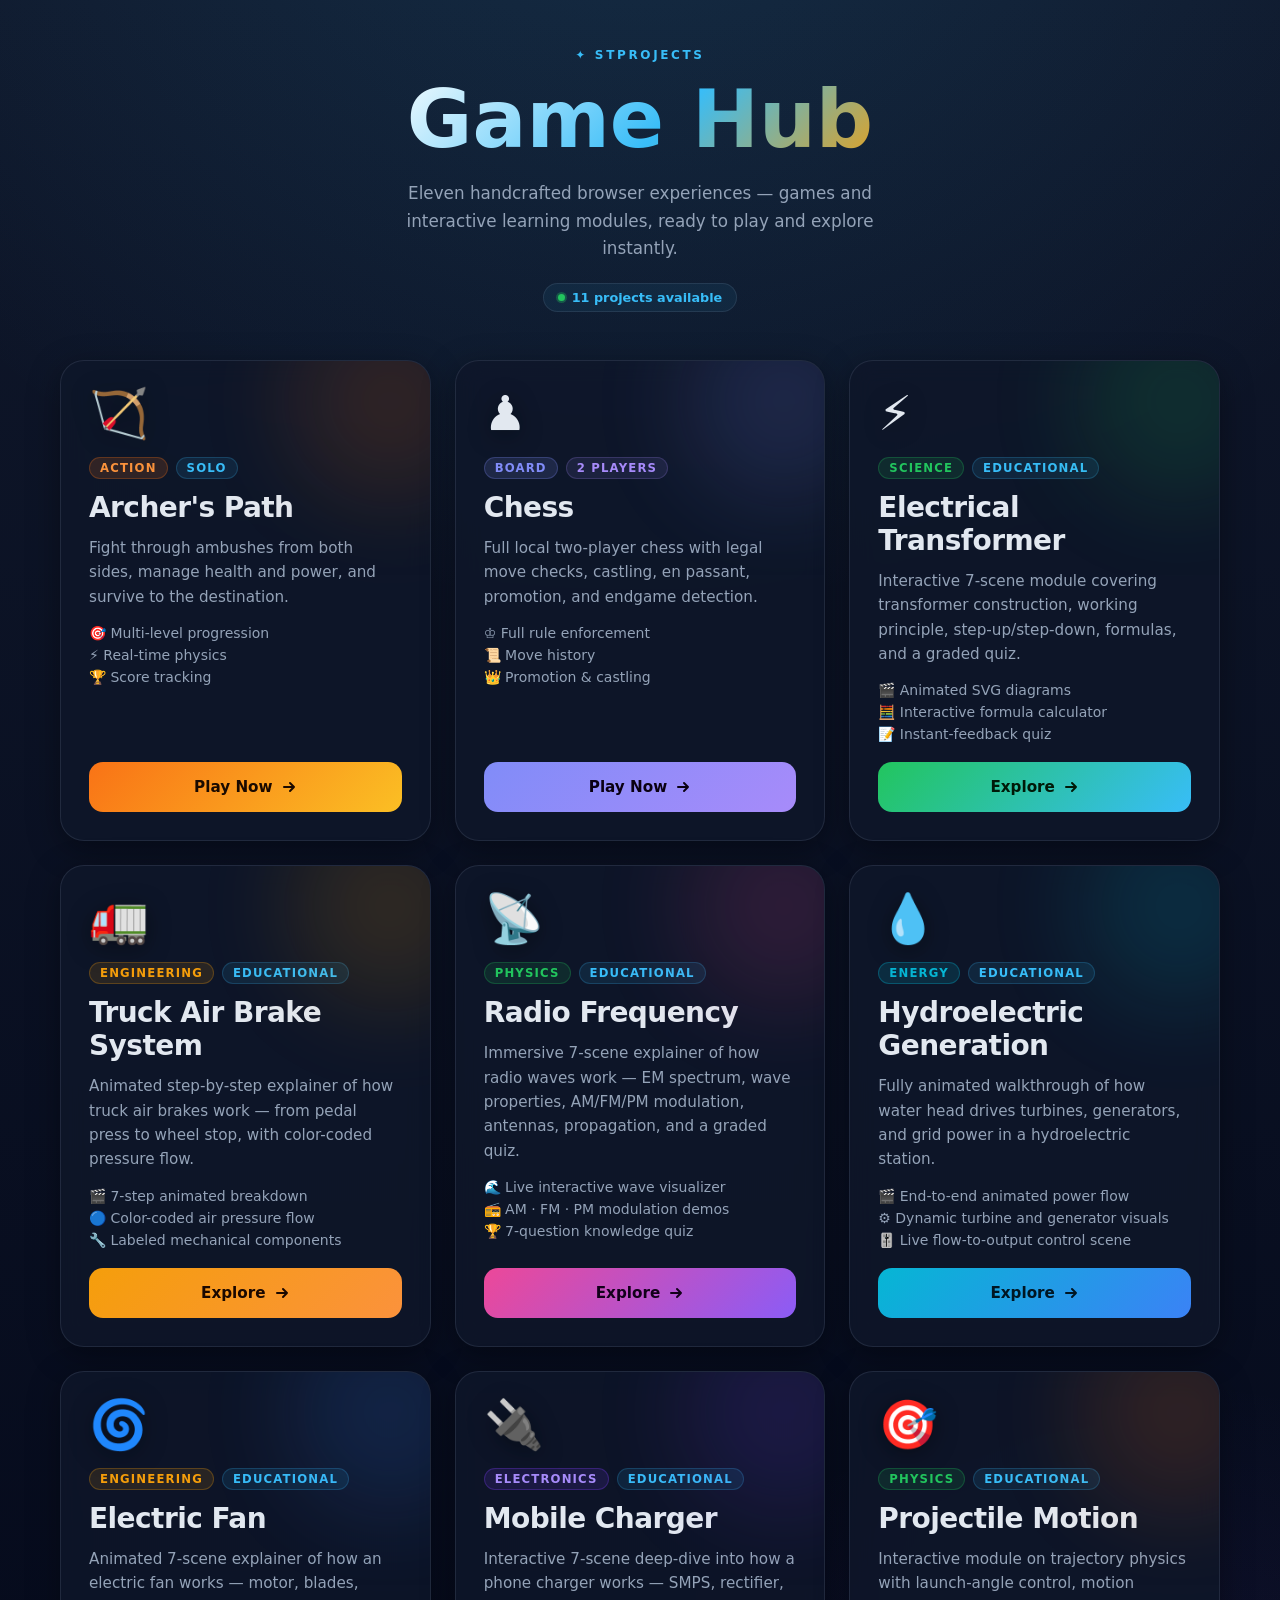
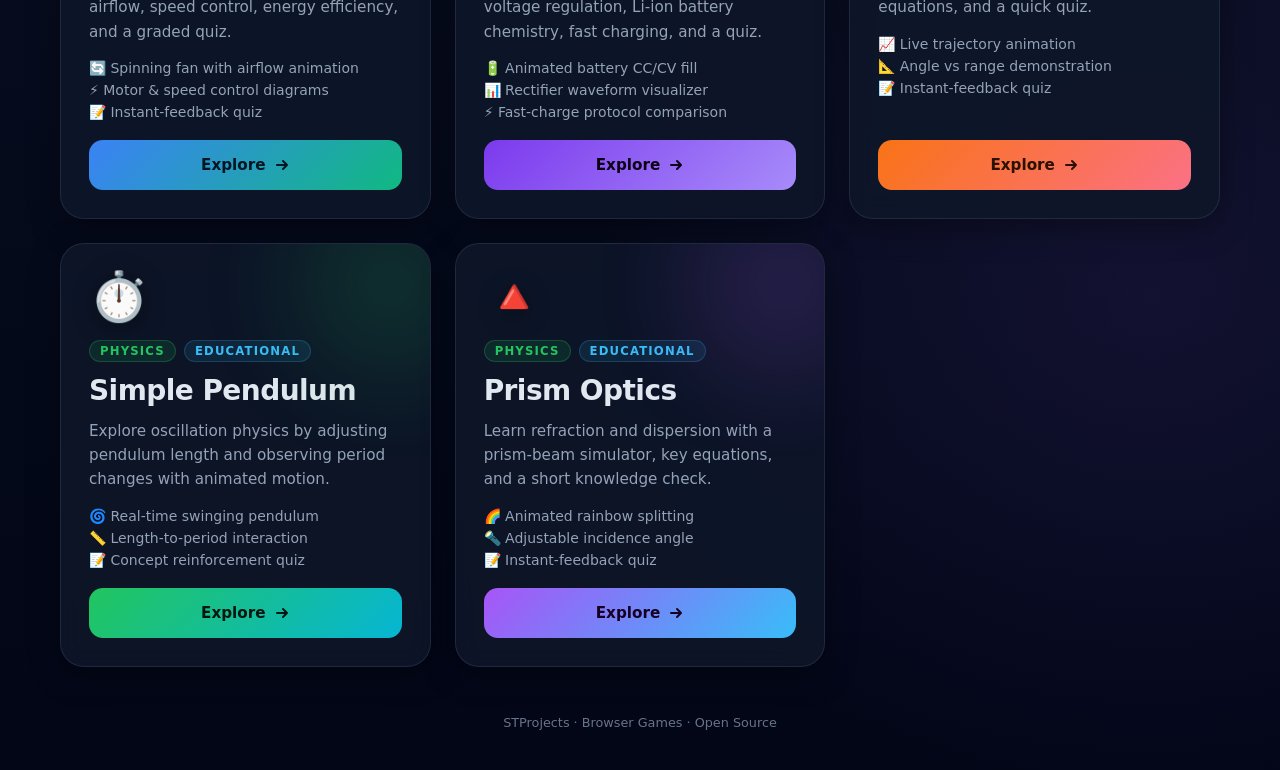
<file: index.html>
<!DOCTYPE html>
<html lang="en">
<head>
  <meta charset="UTF-8" />
  <meta name="viewport" content="width=device-width, initial-scale=1.0" />
  <meta name="description" content="Launch the games available in the STProjects collection." />
  <title>STProjects Game Hub</title>
  <link rel="stylesheet" href="style.css" />
</head>
<body>
  <div class="particles" aria-hidden="true">
    <span></span><span></span><span></span><span></span><span></span>
    <span></span><span></span><span></span><span></span><span></span>
  </div>

  <main class="hub-shell">
    <header class="hero">
      <p class="eyebrow">✦ STProjects</p>
      <h1>Game Hub</h1>
      <p class="hero-copy">Eleven handcrafted browser experiences — games and interactive learning modules, ready to play and explore instantly.</p>
      <div class="hero-badge">
        <span class="badge-dot"></span>
        <span>11 projects available</span>
      </div>
    </header>

    <section class="game-grid" aria-label="Available games">

      <article class="game-card card-archer" tabindex="0">
        <div class="card-glow"></div>
        <div class="card-icon">🏹</div>
        <div class="card-body">
          <div class="card-meta">
            <span class="game-tag tag-action">Action</span>
            <span class="game-tag tag-solo">Solo</span>
          </div>
          <h2>Archer's Path</h2>
          <p>Fight through ambushes from both sides, manage health and power, and survive to the destination.</p>
          <ul class="feature-list">
            <li>🎯 Multi-level progression</li>
            <li>⚡ Real-time physics</li>
            <li>🏆 Score tracking</li>
          </ul>
        </div>
        <a class="launch-btn" href="games/archers-path/index.html" aria-label="Launch Archer's Path">
          <span>Play Now</span>
          <svg width="16" height="16" viewBox="0 0 16 16" fill="none" aria-hidden="true">
            <path d="M3 8h10M9 4l4 4-4 4" stroke="currentColor" stroke-width="2" stroke-linecap="round" stroke-linejoin="round"/>
          </svg>
        </a>
      </article>

      <article class="game-card card-chess" tabindex="0">
        <div class="card-glow"></div>
        <div class="card-icon">♟️</div>
        <div class="card-body">
          <div class="card-meta">
            <span class="game-tag tag-board">Board</span>
            <span class="game-tag tag-two">2 Players</span>
          </div>
          <h2>Chess</h2>
          <p>Full local two-player chess with legal move checks, castling, en passant, promotion, and endgame detection.</p>
          <ul class="feature-list">
            <li>♔ Full rule enforcement</li>
            <li>📜 Move history</li>
            <li>👑 Promotion & castling</li>
          </ul>
        </div>
        <a class="launch-btn" href="games/chess/index.html" aria-label="Launch Chess">
          <span>Play Now</span>
          <svg width="16" height="16" viewBox="0 0 16 16" fill="none" aria-hidden="true">
            <path d="M3 8h10M9 4l4 4-4 4" stroke="currentColor" stroke-width="2" stroke-linecap="round" stroke-linejoin="round"/>
          </svg>
        </a>
      </article>

      <article class="game-card card-transformer" tabindex="0">
        <div class="card-glow"></div>
        <div class="card-icon">⚡</div>
        <div class="card-body">
          <div class="card-meta">
            <span class="game-tag tag-science">Science</span>
            <span class="game-tag tag-edu">Educational</span>
          </div>
          <h2>Electrical Transformer</h2>
          <p>Interactive 7-scene module covering transformer construction, working principle, step-up/step-down, formulas, and a graded quiz.</p>
          <ul class="feature-list">
            <li>🎬 Animated SVG diagrams</li>
            <li>🧮 Interactive formula calculator</li>
            <li>📝 Instant-feedback quiz</li>
          </ul>
        </div>
        <a class="launch-btn" href="games/transformer/index.html" aria-label="Launch Transformer Module">
          <span>Explore</span>
          <svg width="16" height="16" viewBox="0 0 16 16" fill="none" aria-hidden="true">
            <path d="M3 8h10M9 4l4 4-4 4" stroke="currentColor" stroke-width="2" stroke-linecap="round" stroke-linejoin="round"/>
          </svg>
        </a>
      </article>

      <article class="game-card card-brake" tabindex="0">
        <div class="card-glow"></div>
        <div class="card-icon">🚛</div>
        <div class="card-body">
          <div class="card-meta">
            <span class="game-tag tag-engineering">Engineering</span>
            <span class="game-tag tag-edu">Educational</span>
          </div>
          <h2>Truck Air Brake System</h2>
          <p>Animated step-by-step explainer of how truck air brakes work — from pedal press to wheel stop, with color-coded pressure flow.</p>
          <ul class="feature-list">
            <li>🎬 7-step animated breakdown</li>
            <li>🔵 Color-coded air pressure flow</li>
            <li>🔧 Labeled mechanical components</li>
          </ul>
        </div>
        <a class="launch-btn" href="games/truck-brake/index.html" aria-label="Launch Truck Brake Explainer">
          <span>Explore</span>
          <svg width="16" height="16" viewBox="0 0 16 16" fill="none" aria-hidden="true">
            <path d="M3 8h10M9 4l4 4-4 4" stroke="currentColor" stroke-width="2" stroke-linecap="round" stroke-linejoin="round"/>
          </svg>
        </a>
      </article>


      <article class="game-card card-rf" tabindex="0">
        <div class="card-glow"></div>
        <div class="card-icon">📡</div>
        <div class="card-body">
          <div class="card-meta">
            <span class="game-tag tag-science">Physics</span>
            <span class="game-tag tag-edu">Educational</span>
          </div>
          <h2>Radio Frequency</h2>
          <p>Immersive 7-scene explainer of how radio waves work — EM spectrum, wave properties, AM/FM/PM modulation, antennas, propagation, and a graded quiz.</p>
          <ul class="feature-list">
            <li>🌊 Live interactive wave visualizer</li>
            <li>📻 AM · FM · PM modulation demos</li>
            <li>🏆 7-question knowledge quiz</li>
          </ul>
        </div>
        <a class="launch-btn" href="games/radio-frequency/index.html" aria-label="Launch Radio Frequency Module">
          <span>Explore</span>
          <svg width="16" height="16" viewBox="0 0 16 16" fill="none" aria-hidden="true">
            <path d="M3 8h10M9 4l4 4-4 4" stroke="currentColor" stroke-width="2" stroke-linecap="round" stroke-linejoin="round"/>
          </svg>
        </a>
      </article>

      <article class="game-card card-hydro" tabindex="0">
        <div class="card-glow"></div>
        <div class="card-icon">💧</div>
        <div class="card-body">
          <div class="card-meta">
            <span class="game-tag tag-energy">Energy</span>
            <span class="game-tag tag-edu">Educational</span>
          </div>
          <h2>Hydroelectric Generation</h2>
          <p>Fully animated walkthrough of how water head drives turbines, generators, and grid power in a hydroelectric station.</p>
          <ul class="feature-list">
            <li>🎬 End-to-end animated power flow</li>
            <li>⚙️ Dynamic turbine and generator visuals</li>
            <li>🎚️ Live flow-to-output control scene</li>
          </ul>
        </div>
        <a class="launch-btn" href="games/hydroelectric/index.html" aria-label="Launch Hydroelectric Generation Module">
          <span>Explore</span>
          <svg width="16" height="16" viewBox="0 0 16 16" fill="none" aria-hidden="true">
            <path d="M3 8h10M9 4l4 4-4 4" stroke="currentColor" stroke-width="2" stroke-linecap="round" stroke-linejoin="round"/>
          </svg>
        </a>
      </article>

      <article class="game-card card-fan" tabindex="0">
        <div class="card-glow"></div>
        <div class="card-icon">🌀</div>
        <div class="card-body">
          <div class="card-meta">
            <span class="game-tag tag-engineering">Engineering</span>
            <span class="game-tag tag-edu">Educational</span>
          </div>
          <h2>Electric Fan</h2>
          <p>Animated 7-scene explainer of how an electric fan works — motor, blades, airflow, speed control, energy efficiency, and a graded quiz.</p>
          <ul class="feature-list">
            <li>🔄 Spinning fan with airflow animation</li>
            <li>⚡ Motor & speed control diagrams</li>
            <li>📝 Instant-feedback quiz</li>
          </ul>
        </div>
        <a class="launch-btn" href="games/electric-fan/index.html" aria-label="Launch Electric Fan Module">
          <span>Explore</span>
          <svg width="16" height="16" viewBox="0 0 16 16" fill="none" aria-hidden="true">
            <path d="M3 8h10M9 4l4 4-4 4" stroke="currentColor" stroke-width="2" stroke-linecap="round" stroke-linejoin="round"/>
          </svg>
        </a>
      </article>

      <article class="game-card card-charger" tabindex="0">
        <div class="card-glow"></div>
        <div class="card-icon">🔌</div>
        <div class="card-body">
          <div class="card-meta">
            <span class="game-tag tag-electronics">Electronics</span>
            <span class="game-tag tag-edu">Educational</span>
          </div>
          <h2>Mobile Charger</h2>
          <p>Interactive 7-scene deep-dive into how a phone charger works — SMPS, rectifier, voltage regulation, Li-ion battery chemistry, fast charging, and a quiz.</p>
          <ul class="feature-list">
            <li>🔋 Animated battery CC/CV fill</li>
            <li>📊 Rectifier waveform visualizer</li>
            <li>⚡ Fast-charge protocol comparison</li>
          </ul>
        </div>
        <a class="launch-btn" href="games/mobile-charger/index.html" aria-label="Launch Mobile Charger Module">
          <span>Explore</span>
          <svg width="16" height="16" viewBox="0 0 16 16" fill="none" aria-hidden="true">
            <path d="M3 8h10M9 4l4 4-4 4" stroke="currentColor" stroke-width="2" stroke-linecap="round" stroke-linejoin="round"/>
          </svg>
        </a>
      </article>

      <article class="game-card card-projectile" tabindex="0">
        <div class="card-glow"></div>
        <div class="card-icon">🎯</div>
        <div class="card-body">
          <div class="card-meta">
            <span class="game-tag tag-science">Physics</span>
            <span class="game-tag tag-edu">Educational</span>
          </div>
          <h2>Projectile Motion</h2>
          <p>Interactive module on trajectory physics with launch-angle control, motion equations, and a quick quiz.</p>
          <ul class="feature-list">
            <li>📈 Live trajectory animation</li>
            <li>📐 Angle vs range demonstration</li>
            <li>📝 Instant-feedback quiz</li>
          </ul>
        </div>
        <a class="launch-btn" href="games/projectile-motion/index.html" aria-label="Launch Projectile Motion Module">
          <span>Explore</span>
          <svg width="16" height="16" viewBox="0 0 16 16" fill="none" aria-hidden="true">
            <path d="M3 8h10M9 4l4 4-4 4" stroke="currentColor" stroke-width="2" stroke-linecap="round" stroke-linejoin="round"/>
          </svg>
        </a>
      </article>

      <article class="game-card card-pendulum" tabindex="0">
        <div class="card-glow"></div>
        <div class="card-icon">⏱️</div>
        <div class="card-body">
          <div class="card-meta">
            <span class="game-tag tag-science">Physics</span>
            <span class="game-tag tag-edu">Educational</span>
          </div>
          <h2>Simple Pendulum</h2>
          <p>Explore oscillation physics by adjusting pendulum length and observing period changes with animated motion.</p>
          <ul class="feature-list">
            <li>🌀 Real-time swinging pendulum</li>
            <li>📏 Length-to-period interaction</li>
            <li>📝 Concept reinforcement quiz</li>
          </ul>
        </div>
        <a class="launch-btn" href="games/simple-pendulum/index.html" aria-label="Launch Simple Pendulum Module">
          <span>Explore</span>
          <svg width="16" height="16" viewBox="0 0 16 16" fill="none" aria-hidden="true">
            <path d="M3 8h10M9 4l4 4-4 4" stroke="currentColor" stroke-width="2" stroke-linecap="round" stroke-linejoin="round"/>
          </svg>
        </a>
      </article>

      <article class="game-card card-prism" tabindex="0">
        <div class="card-glow"></div>
        <div class="card-icon">🔺</div>
        <div class="card-body">
          <div class="card-meta">
            <span class="game-tag tag-science">Physics</span>
            <span class="game-tag tag-edu">Educational</span>
          </div>
          <h2>Prism Optics</h2>
          <p>Learn refraction and dispersion with a prism-beam simulator, key equations, and a short knowledge check.</p>
          <ul class="feature-list">
            <li>🌈 Animated rainbow splitting</li>
            <li>🔦 Adjustable incidence angle</li>
            <li>📝 Instant-feedback quiz</li>
          </ul>
        </div>
        <a class="launch-btn" href="games/prism-optics/index.html" aria-label="Launch Prism Optics Module">
          <span>Explore</span>
          <svg width="16" height="16" viewBox="0 0 16 16" fill="none" aria-hidden="true">
            <path d="M3 8h10M9 4l4 4-4 4" stroke="currentColor" stroke-width="2" stroke-linecap="round" stroke-linejoin="round"/>
          </svg>
        </a>
      </article>

    </section>

    <footer class="hub-footer">
      <p>STProjects · Browser Games · Open Source</p>
    </footer>
  </main>
</body>
</html>
</file>
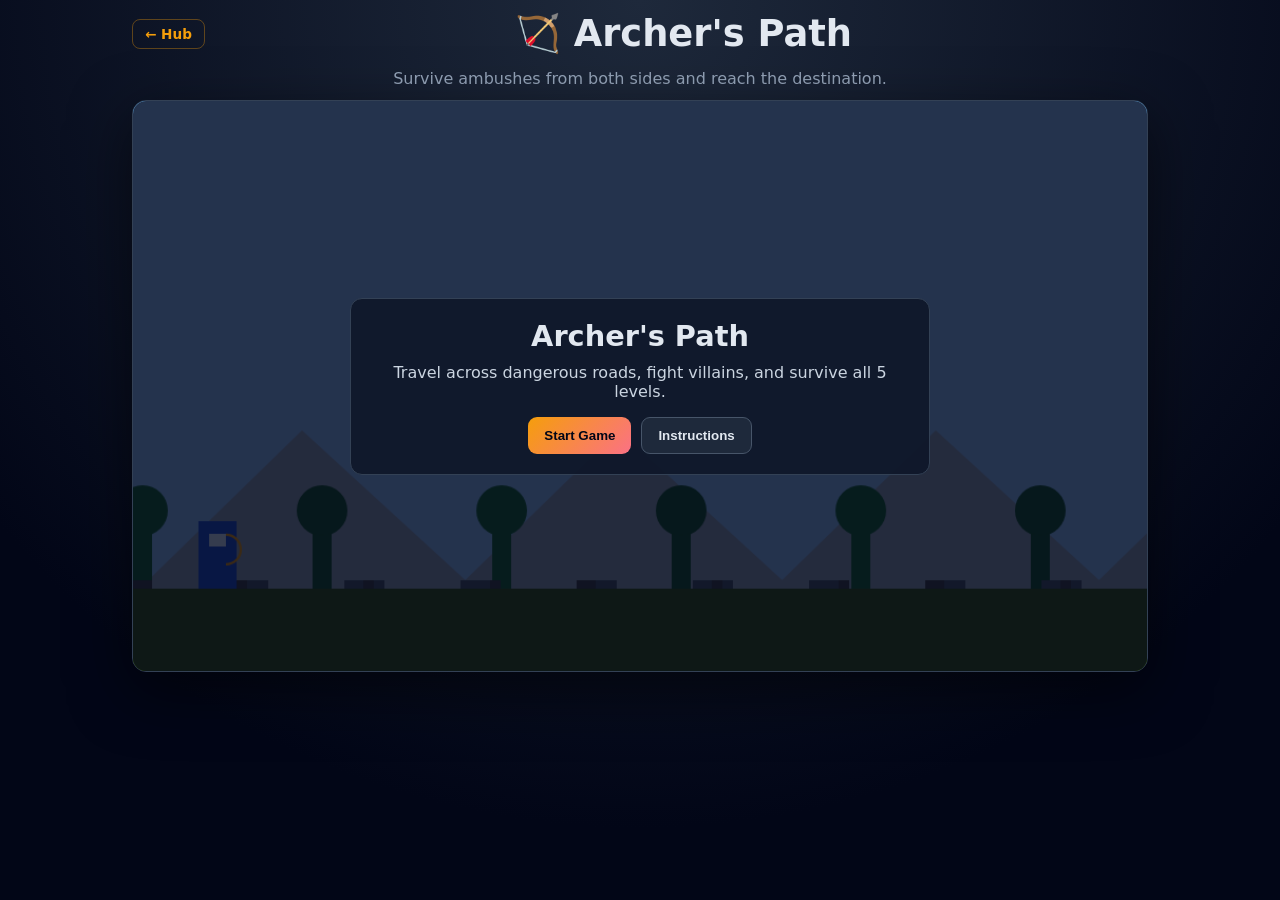
<file: games/archers-path/index.html>
<!DOCTYPE html>
<html lang="en">
<head>
  <meta charset="UTF-8" />
  <meta name="viewport" content="width=device-width, initial-scale=1.0" />
  <meta name="description" content="2D archery action game built with HTML5 Canvas and vanilla JavaScript." />
  <title>Archer's Path</title>
  <link rel="stylesheet" href="style.css" />
</head>
<body>
  <div class="game-shell">
    <header class="topbar">
      <a class="back-link" href="../../index.html" aria-label="Back to Game Hub">← Hub</a>
      <h1>🏹 Archer's Path</h1>
      <p>Survive ambushes from both sides and reach the destination.</p>
    </header>

    <section class="game-stage">
      <canvas id="gameCanvas" width="960" height="540" aria-label="Archer action game canvas"></canvas>

      <div id="hud" class="hud hidden">
        <div class="hud-row">
          <div class="meter-block">
            <span>Health</span>
            <div class="meter"><div id="healthFill" class="fill health"></div></div>
          </div>
          <div class="meter-block">
            <span>Power</span>
            <div class="meter"><div id="powerFill" class="fill power"></div></div>
          </div>
        </div>
        <div class="hud-row stats">
          <span id="levelText">Level 1</span>
          <span id="scoreText">Score: 0</span>
          <span id="enemyText">Enemies: 0</span>
          <span id="progressText">Progress: 0%</span>
        </div>
      </div>

      <div id="overlay" class="overlay">
        <div class="panel">
          <h2 id="overlayTitle">Archer's Path</h2>
          <p id="overlayMessage">Defeat enemies and reach the destination alive.</p>
          <div id="controlHelp" class="controls-list"></div>
          <div class="actions">
            <button id="startBtn" class="btn">Start Game</button>
            <button id="instructionsBtn" class="btn ghost">Instructions</button>
            <button id="resumeBtn" class="btn hidden">Resume</button>
            <button id="nextBtn" class="btn hidden">Next Level</button>
            <button id="restartBtn" class="btn hidden">Restart</button>
            <button id="menuBtn" class="btn ghost hidden">Main Menu</button>
          </div>
        </div>
      </div>
    </section>
  </div>

  <script src="game.js"></script>
</body>
</html>
</file>
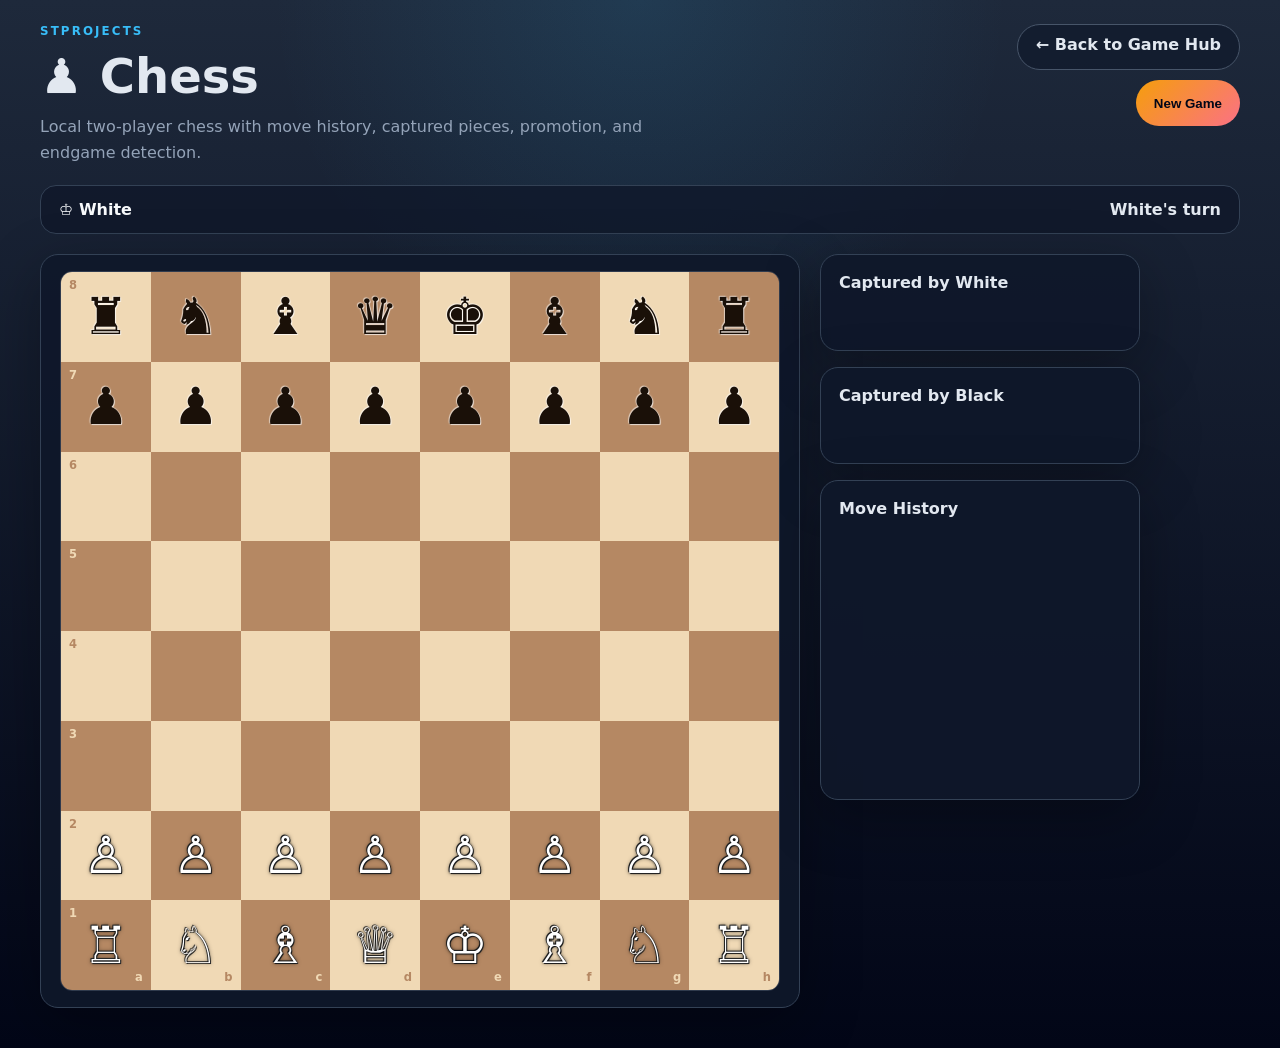
<file: games/chess/index.html>
<!DOCTYPE html>
<html lang="en">
<head>
  <meta charset="UTF-8" />
  <meta name="viewport" content="width=device-width, initial-scale=1.0" />
  <meta name="description" content="Play a browser-based chess game built with vanilla JavaScript." />
  <title>Chess</title>
  <link rel="stylesheet" href="style.css" />
</head>
<body>
  <main class="page-shell">
    <header class="page-header">
      <div>
        <p class="eyebrow">STProjects</p>
        <h1>♟️ Chess</h1>
        <p class="subtitle">Local two-player chess with move history, captured pieces, promotion, and endgame detection.</p>
      </div>
      <div class="header-actions">
        <a class="back-link" href="../../index.html">← Back to Game Hub</a>
        <button id="new-game-btn" class="primary-btn" type="button">New Game</button>
      </div>
    </header>

    <section class="status-bar" aria-label="Game status">
      <div id="turn-indicator" class="turn-indicator">♔ White</div>
      <div id="status" class="status">White's turn</div>
    </section>

    <section class="layout-grid">
      <div class="board-panel">
        <div id="board" class="board" aria-label="Chess board"></div>
      </div>

      <aside class="sidebar">
        <section class="info-card">
          <h2>Captured by White</h2>
          <p id="captured-by-white" class="captured-row" aria-live="polite"></p>
        </section>

        <section class="info-card">
          <h2>Captured by Black</h2>
          <p id="captured-by-black" class="captured-row" aria-live="polite"></p>
        </section>

        <section class="info-card moves-card">
          <h2>Move History</h2>
          <ol id="move-list" class="move-list"></ol>
        </section>
      </aside>
    </section>
  </main>

  <div id="promotion-overlay" class="modal hidden" role="dialog" aria-modal="true" aria-labelledby="promotion-title">
    <div class="modal-card">
      <h2 id="promotion-title">Choose promotion</h2>
      <div id="promotion-choices" class="promotion-choices"></div>
    </div>
  </div>

  <div id="game-over-banner" class="modal hidden" role="dialog" aria-modal="true" aria-labelledby="game-over-title">
    <div class="modal-card">
      <h2 id="game-over-title">Game Over</h2>
      <p id="game-over-text"></p>
      <button id="new-game-banner-btn" class="primary-btn" type="button">Play Again</button>
    </div>
  </div>

  <script src="chess.js"></script>
</body>
</html>
</file>
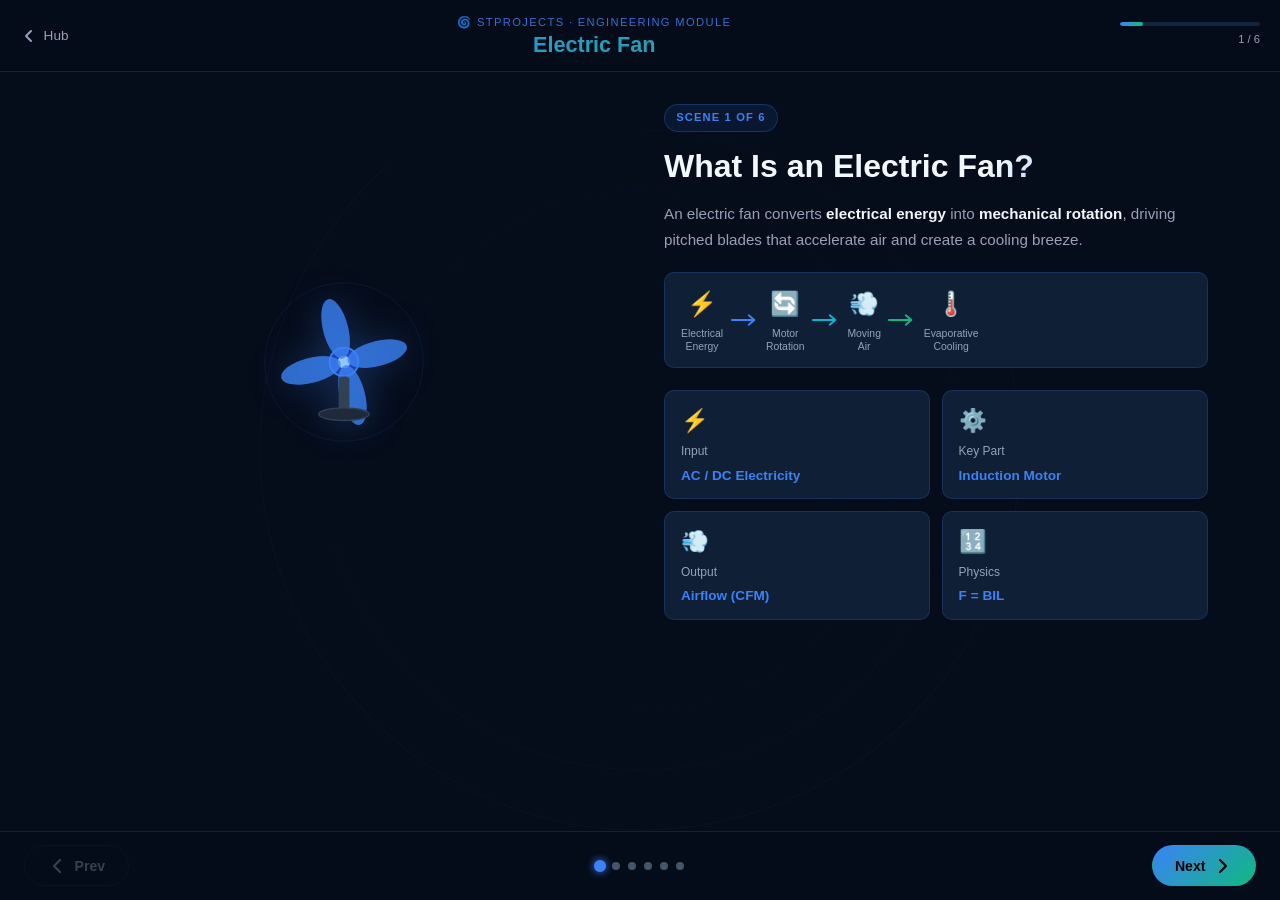
<file: games/electric-fan/index.html>
<!DOCTYPE html>
<html lang="en">
<head>
  <meta charset="UTF-8"/>
  <meta name="viewport" content="width=device-width, initial-scale=1.0"/>
  <meta name="description" content="Interactive physics module: how an electric fan works — motor, blades, airflow, speed control, and energy efficiency."/>
  <title>Electric Fan – How It Works</title>
  <link rel="stylesheet" href="style.css"/>
</head>
<body>

  <canvas id="bg-canvas" aria-hidden="true"></canvas>

  <header class="mod-header" role="banner">
    <a class="back-link" href="../../index.html" aria-label="Back to Game Hub">
      <svg width="18" height="18" viewBox="0 0 18 18" fill="none" aria-hidden="true">
        <path d="M11 14L6 9l5-5" stroke="currentColor" stroke-width="2" stroke-linecap="round" stroke-linejoin="round"/>
      </svg>
      Hub
    </a>
    <div class="header-center">
      <span class="mod-eyebrow">🌀 STProjects · Engineering Module</span>
      <h1 class="mod-title">Electric Fan</h1>
    </div>
    <div class="header-right">
      <div class="progress-track" aria-label="Module progress">
        <div class="progress-fill" id="progress-fill" role="progressbar"
             aria-valuenow="1" aria-valuemin="1" aria-valuemax="6"
             style="width:16.67%"></div>
      </div>
      <span class="scene-label" id="scene-label" aria-live="polite">1 / 6</span>
    </div>
  </header>

  <main class="mod-stage" id="mod-stage" role="main">

    <!-- ═══════════════════  SCENE 1 – INTRO  ══════════════════════ -->
    <section class="scene" id="scene-1" data-scene="1" aria-label="Introduction">
      <div class="scene-inner">
        <div class="scene-visual">
          <div class="fan-wrap" id="s1-fan-wrap">
            <svg class="fan-svg" viewBox="0 0 200 200" fill="none" xmlns="http://www.w3.org/2000/svg" aria-hidden="true">
              <!-- glow ring -->
              <circle cx="100" cy="100" r="88" stroke="rgba(59,130,246,0.12)" stroke-width="1"/>
              <!-- hub -->
              <circle cx="100" cy="100" r="16" fill="#1e40af" stroke="#3b82f6" stroke-width="2"/>
              <circle cx="100" cy="100" r="7"  fill="#93c5fd"/>
              <!-- blades (group rotated by JS) -->
              <g id="fan-blades-s1">
                <ellipse cx="100" cy="62" rx="14" ry="34" fill="rgba(59,130,246,0.8)" transform="rotate(0 100 100)"/>
                <ellipse cx="100" cy="62" rx="14" ry="34" fill="rgba(59,130,246,0.8)" transform="rotate(90 100 100)"/>
                <ellipse cx="100" cy="62" rx="14" ry="34" fill="rgba(59,130,246,0.8)" transform="rotate(180 100 100)"/>
                <ellipse cx="100" cy="62" rx="14" ry="34" fill="rgba(59,130,246,0.8)" transform="rotate(270 100 100)"/>
              </g>
              <!-- stand -->
              <rect x="94" y="116" width="12" height="40" rx="4" fill="#334155"/>
              <ellipse cx="100" cy="158" rx="28" ry="7" fill="#1e293b" stroke="#334155" stroke-width="1.5"/>
            </svg>
            <div class="wind-lines" id="wind-lines" aria-hidden="true">
              <div class="wind-line wl1"></div>
              <div class="wind-line wl2"></div>
              <div class="wind-line wl3"></div>
              <div class="wind-line wl4"></div>
            </div>
          </div>
        </div>
        <div class="scene-text">
          <span class="scene-tag">Scene 1 of 6</span>
          <h2>What Is an Electric Fan?</h2>
          <p>An electric fan converts <strong>electrical energy</strong> into <strong>mechanical rotation</strong>, driving pitched blades that accelerate air and create a cooling breeze.</p>
          <div class="energy-chain" aria-label="Energy conversion chain">
            <div class="ec-step">
              <span class="ec-icon">⚡</span>
              <span class="ec-lbl">Electrical<br>Energy</span>
            </div>
            <svg class="ec-arrow" viewBox="0 0 32 14" fill="none"><path d="M2 7h24M20 2l6 5-6 5" stroke="#3b82f6" stroke-width="2" stroke-linecap="round" stroke-linejoin="round"/></svg>
            <div class="ec-step">
              <span class="ec-icon">🔄</span>
              <span class="ec-lbl">Motor<br>Rotation</span>
            </div>
            <svg class="ec-arrow" viewBox="0 0 32 14" fill="none"><path d="M2 7h24M20 2l6 5-6 5" stroke="#06b6d4" stroke-width="2" stroke-linecap="round" stroke-linejoin="round"/></svg>
            <div class="ec-step">
              <span class="ec-icon">💨</span>
              <span class="ec-lbl">Moving<br>Air</span>
            </div>
            <svg class="ec-arrow" viewBox="0 0 32 14" fill="none"><path d="M2 7h24M20 2l6 5-6 5" stroke="#10b981" stroke-width="2" stroke-linecap="round" stroke-linejoin="round"/></svg>
            <div class="ec-step">
              <span class="ec-icon">🌡️</span>
              <span class="ec-lbl">Evaporative<br>Cooling</span>
            </div>
          </div>
          <div class="fact-grid">
            <div class="fact-card">
              <span class="fact-icon">⚡</span>
              <span class="fact-label">Input</span>
              <span class="fact-val">AC / DC Electricity</span>
            </div>
            <div class="fact-card">
              <span class="fact-icon">⚙️</span>
              <span class="fact-label">Key Part</span>
              <span class="fact-val">Induction Motor</span>
            </div>
            <div class="fact-card">
              <span class="fact-icon">💨</span>
              <span class="fact-label">Output</span>
              <span class="fact-val">Airflow (CFM)</span>
            </div>
            <div class="fact-card">
              <span class="fact-icon">🔢</span>
              <span class="fact-label">Physics</span>
              <span class="fact-val">F = BIL</span>
            </div>
          </div>
        </div>
      </div>
    </section>

    <!-- ════════════  SCENE 2 – ELECTRIC MOTOR  ═══════════════════ -->
    <section class="scene hidden" id="scene-2" data-scene="2" aria-label="The Electric Motor">
      <div class="scene-inner">
        <div class="scene-visual">
          <canvas id="motor-canvas" class="motor-canvas" aria-label="Animated electromagnetic motor diagram"></canvas>
        </div>
        <div class="scene-text">
          <span class="scene-tag">Scene 2 of 6</span>
          <h2>The Electric Motor</h2>
          <p>At the heart of every fan is an <strong>induction motor</strong>. When AC current flows through the <em>stator coils</em>, it creates a <em>rotating magnetic field</em> that drags the rotor along.</p>
          <ul class="bullet-list">
            <li><strong>Stator (Fixed):</strong> Outer coils carry AC current, producing a rotating magnetic field. The coil poles glow as current alternates.</li>
            <li><strong>Rotor (Rotating):</strong> Squirrel-cage conductors have currents <em>induced</em> in them by the changing field. The resulting force (F = BIL) spins the shaft.</li>
            <li><strong>Magnetic Field:</strong> N→S field lines sweep around the rotor 50 times per second (50 Hz), dragging it at slightly less speed (slip).</li>
          </ul>
          <div class="formula-pill">F = B · I · L</div>
          <p class="formula-note">F = force &nbsp;·&nbsp; B = magnetic flux density &nbsp;·&nbsp; I = induced current &nbsp;·&nbsp; L = conductor length</p>
        </div>
      </div>
    </section>

    <!-- ════════════  SCENE 3 – FAN BLADES & AIR FLOW  ═══════════ -->
    <section class="scene hidden" id="scene-3" data-scene="3" aria-label="Fan Blades and Air Flow">
      <div class="scene-inner layout-full">
        <div class="scene-text full-text">
          <span class="scene-tag">Scene 3 of 6</span>
          <h2>Blade Pitch &amp; Airflow Physics</h2>
          <p>Blades are tilted at a <strong>pitch angle θ ≈ 15–20°</strong>. As they rotate, their shape deflects air rearward — the reaction force pushes air forward toward you.</p>
        </div>
        <!-- Blade cross-section physics diagram -->
        <div class="blade-panel">
          <svg class="blade-xsect" viewBox="0 0 320 160" fill="none" xmlns="http://www.w3.org/2000/svg" aria-label="Blade cross-section showing pitch angle and pressure zones">
            <!-- background pressure zones -->
            <rect x="0" y="0" width="320" height="75" fill="rgba(6,182,212,0.04)" rx="0"/>
            <rect x="0" y="75" width="320" height="85" fill="rgba(59,130,246,0.06)" rx="0"/>
            <!-- flow arrows (front of blade – intake side) -->
            <g opacity="0.55">
              <line x1="10" y1="30"  x2="78" y2="30"  stroke="#06b6d4" stroke-width="1.5"/>
              <line x1="10" y1="50"  x2="78" y2="50"  stroke="#06b6d4" stroke-width="1.5"/>
              <line x1="10" y1="70"  x2="78" y2="70"  stroke="#06b6d4" stroke-width="1.5"/>
              <line x1="10" y1="90"  x2="78" y2="90"  stroke="#06b6d4" stroke-width="1.5"/>
              <line x1="10" y1="110" x2="78" y2="110" stroke="#06b6d4" stroke-width="1.5"/>
              <line x1="10" y1="130" x2="78" y2="130" stroke="#06b6d4" stroke-width="1.5"/>
            </g>
            <!-- blade body (angled airfoil) -->
            <path d="M80 68 Q120 30 240 62 Q260 66 242 78 Q120 96 80 80 Z"
                  fill="rgba(59,130,246,0.35)" stroke="#3b82f6" stroke-width="1.5"/>
            <!-- pitch angle arc -->
            <path d="M80 74 A30 30 0 0 1 110 53" stroke="#fbbf24" stroke-width="1.5" stroke-dasharray="3 2" fill="none"/>
            <text x="95" y="52" font-size="9" fill="#fbbf24" font-family="sans-serif" font-weight="600">θ ≈ 17°</text>
            <!-- chord line (reference) -->
            <line x1="80" y1="74" x2="242" y2="70" stroke="rgba(255,255,255,0.18)" stroke-width="1" stroke-dasharray="5 3"/>
            <!-- horizontal reference -->
            <line x1="80" y1="74" x2="160" y2="74" stroke="rgba(255,255,255,0.12)" stroke-width="1"/>
            <!-- fast flow (top – low pressure) arrows -->
            <g opacity="0.7">
              <line x1="100" y1="22" x2="230" y2="22" stroke="#06b6d4" stroke-width="1.5"/>
              <polygon points="230,19 236,22 230,25" fill="#06b6d4"/>
              <line x1="100" y1="36" x2="230" y2="36" stroke="#06b6d4" stroke-width="1.5"/>
              <polygon points="230,33 236,36 230,39" fill="#06b6d4"/>
            </g>
            <!-- slow flow (bottom – high pressure) arrows -->
            <g opacity="0.5">
              <line x1="100" y1="108" x2="210" y2="108" stroke="#3b82f6" stroke-width="1.5"/>
              <polygon points="210,105 216,108 210,111" fill="#3b82f6"/>
              <line x1="100" y1="124" x2="210" y2="124" stroke="#3b82f6" stroke-width="1.5"/>
              <polygon points="210,121 216,124 210,127" fill="#3b82f6"/>
            </g>
            <!-- labels -->
            <text x="248" y="28" font-size="8" fill="#06b6d4" font-family="sans-serif" font-weight="600">Low P</text>
            <text x="248" y="40" font-size="7" fill="#94a3b8" font-family="sans-serif">(fast)</text>
            <text x="222" y="112" font-size="8" fill="#60a5fa" font-family="sans-serif" font-weight="600">High P</text>
            <text x="222" y="124" font-size="7" fill="#94a3b8" font-family="sans-serif">(slow)</text>
            <!-- force arrow (lift / thrust direction) -->
            <line x1="160" y1="73" x2="160" y2="42" stroke="#4ade80" stroke-width="2"/>
            <polygon points="156,46 160,38 164,46" fill="#4ade80"/>
            <text x="166" y="45" font-size="8" fill="#4ade80" font-family="sans-serif" font-weight="600">Thrust</text>
            <!-- pressure labels on zones -->
            <text x="6" y="14" font-size="8" fill="rgba(6,182,212,0.7)" font-family="sans-serif">Suction side</text>
            <text x="6" y="155" font-size="8" fill="rgba(59,130,246,0.7)" font-family="sans-serif">Pressure side</text>
          </svg>
        </div>
        <!-- Airflow canvas -->
        <div class="blade-demo">
          <canvas id="airflow-canvas" class="airflow-canvas" aria-label="Animated airflow diagram"></canvas>
          <div class="blade-speed-ctrl">
            <label for="speed-ctrl">Fan Speed &nbsp;<span id="speed-val">Medium</span></label>
            <input type="range" id="speed-ctrl" min="1" max="3" value="2" step="1" aria-label="Fan speed selector"/>
            <div class="speed-labels"><span>Low</span><span>Medium</span><span>High</span></div>
          </div>
        </div>
        <div class="blade-facts">
          <div class="bf-item">
            <span class="bf-icon">📐</span>
            <div>
              <strong>Pitch Angle (θ)</strong>
              <p>A steeper angle moves more air per rotation but increases motor torque demand. Optimal: 15–20°.</p>
            </div>
          </div>
          <div class="bf-item">
            <span class="bf-icon">🌀</span>
            <div>
              <strong>Number of Blades</strong>
              <p>More blades ↑ airflow, but ↑ drag. 3–5 blades balance airflow against efficiency.</p>
            </div>
          </div>
        </div>
      </div>
    </section>

    <!-- ════════════  SCENE 4 – SPEED CONTROL  ══════════════════ -->
    <section class="scene hidden" id="scene-4" data-scene="4" aria-label="Speed Control">
      <div class="scene-inner">
        <div class="scene-visual">
          <canvas id="speed-canvas" class="speed-canvas" aria-label="Animated speed-control circuit diagram"></canvas>
        </div>
        <div class="scene-text">
          <span class="scene-tag">Scene 4 of 6</span>
          <h2>Speed Control Physics</h2>
          <p>Fan speed is determined by the <strong>voltage</strong> applied to the motor. Reducing voltage reduces the rotating magnetic field strength, lowering rotor speed.</p>
          <div class="speed-methods">
            <div class="sm-item">
              <span class="sm-icon">🎛️</span>
              <div>
                <strong>Resistive Regulator</strong>
                <p>A series resistor drops voltage before the motor. Simple but dissipates wasted power as heat (P<sub>loss</sub> = I²R).</p>
              </div>
            </div>
            <div class="sm-item">
              <span class="sm-icon">⚡</span>
              <div>
                <strong>Capacitor / TRIAC Regulator</strong>
                <p>Capacitors limit AC current without resistive loss. TRIAC phase-cuts the sine wave to vary effective voltage.</p>
              </div>
            </div>
            <div class="sm-item">
              <span class="sm-icon">🔢</span>
              <div>
                <strong>BLDC + Inverter</strong>
                <p>Brushless DC motors use PWM inverters for stepless, ultra-efficient speed control. Zero brushes = no wear.</p>
              </div>
            </div>
          </div>
          <div class="speed-demo-ctrl">
            <label for="speed-demo">Motor Voltage &nbsp;<span id="speed-demo-val">70%</span></label>
            <input type="range" id="speed-demo" min="30" max="100" value="70" step="5"/>
          </div>
        </div>
      </div>
    </section>

    <!-- ════════════  SCENE 5 – ENERGY & EFFICIENCY  ═══════════ -->
    <section class="scene hidden" id="scene-5" data-scene="5" aria-label="Energy and Efficiency">
      <div class="scene-inner">
        <div class="scene-visual">
          <canvas id="energy-canvas" class="energy-canvas" aria-label="Energy flow and evaporative cooling diagram"></canvas>
        </div>
        <div class="scene-text">
          <span class="scene-tag">Scene 5 of 6</span>
          <h2>Energy &amp; Evaporative Cooling</h2>
          <p>A fan does <em>not</em> lower air temperature. It <strong>accelerates evaporation</strong> of sweat from your skin. Each gram of water evaporated absorbs ~2260 J of heat.</p>
          <div class="energy-compare">
            <div class="ec-row">
              <span class="ec-label">Ceiling Fan</span>
              <div class="ec-bar-wrap">
                <div class="ec-bar" style="width:6%"></div>
                <span class="ec-watts">~30 W</span>
              </div>
            </div>
            <div class="ec-row">
              <span class="ec-label">Pedestal Fan</span>
              <div class="ec-bar-wrap">
                <div class="ec-bar" style="width:10%"></div>
                <span class="ec-watts">~55 W</span>
              </div>
            </div>
            <div class="ec-row">
              <span class="ec-label">Window AC</span>
              <div class="ec-bar-wrap">
                <div class="ec-bar ec-bar-red" style="width:90%"></div>
                <span class="ec-watts">~900 W</span>
              </div>
            </div>
            <div class="ec-row">
              <span class="ec-label">Split AC (1.5T)</span>
              <div class="ec-bar-wrap">
                <div class="ec-bar ec-bar-red" style="width:100%"></div>
                <span class="ec-watts">~1500 W</span>
              </div>
            </div>
          </div>
          <div class="formula-pill">Q = m × L<sub>v</sub></div>
          <p class="formula-note">Q = heat removed &nbsp;·&nbsp; m = mass evaporated &nbsp;·&nbsp; L<sub>v</sub> = latent heat (2260 J/g)</p>
        </div>
      </div>
    </section>

    <!-- ════════════  SCENE 6 – QUIZ  ══════════════════════════ -->
    <section class="scene hidden" id="scene-6" data-scene="6" aria-label="Quiz">
      <div class="scene-inner layout-quiz">
        <div class="quiz-header">
          <span class="scene-tag">Scene 6 of 6</span>
          <h2>Knowledge Check</h2>
          <p>Test what you've learned about electric fan physics.</p>
        </div>
        <div id="quiz-body" class="quiz-body"></div>
        <div id="quiz-result" class="quiz-result hidden"></div>
      </div>
    </section>

  </main>

  <nav class="mod-nav" role="navigation" aria-label="Scene navigation">
    <button class="nav-btn" id="btn-prev" aria-label="Previous scene" disabled>
      <svg width="20" height="20" viewBox="0 0 20 20" fill="none" aria-hidden="true">
        <path d="M13 4L7 10l6 6" stroke="currentColor" stroke-width="2.2" stroke-linecap="round" stroke-linejoin="round"/>
      </svg>
      <span>Prev</span>
    </button>
    <div class="dot-nav" id="dot-nav" role="tablist" aria-label="Jump to scene"></div>
    <button class="nav-btn primary" id="btn-next" aria-label="Next scene">
      <span>Next</span>
      <svg width="20" height="20" viewBox="0 0 20 20" fill="none" aria-hidden="true">
        <path d="M7 4l6 6-6 6" stroke="currentColor" stroke-width="2.2" stroke-linecap="round" stroke-linejoin="round"/>
      </svg>
    </button>
  </nav>

  <script src="app.js"></script>
</body>
</html>
</file>
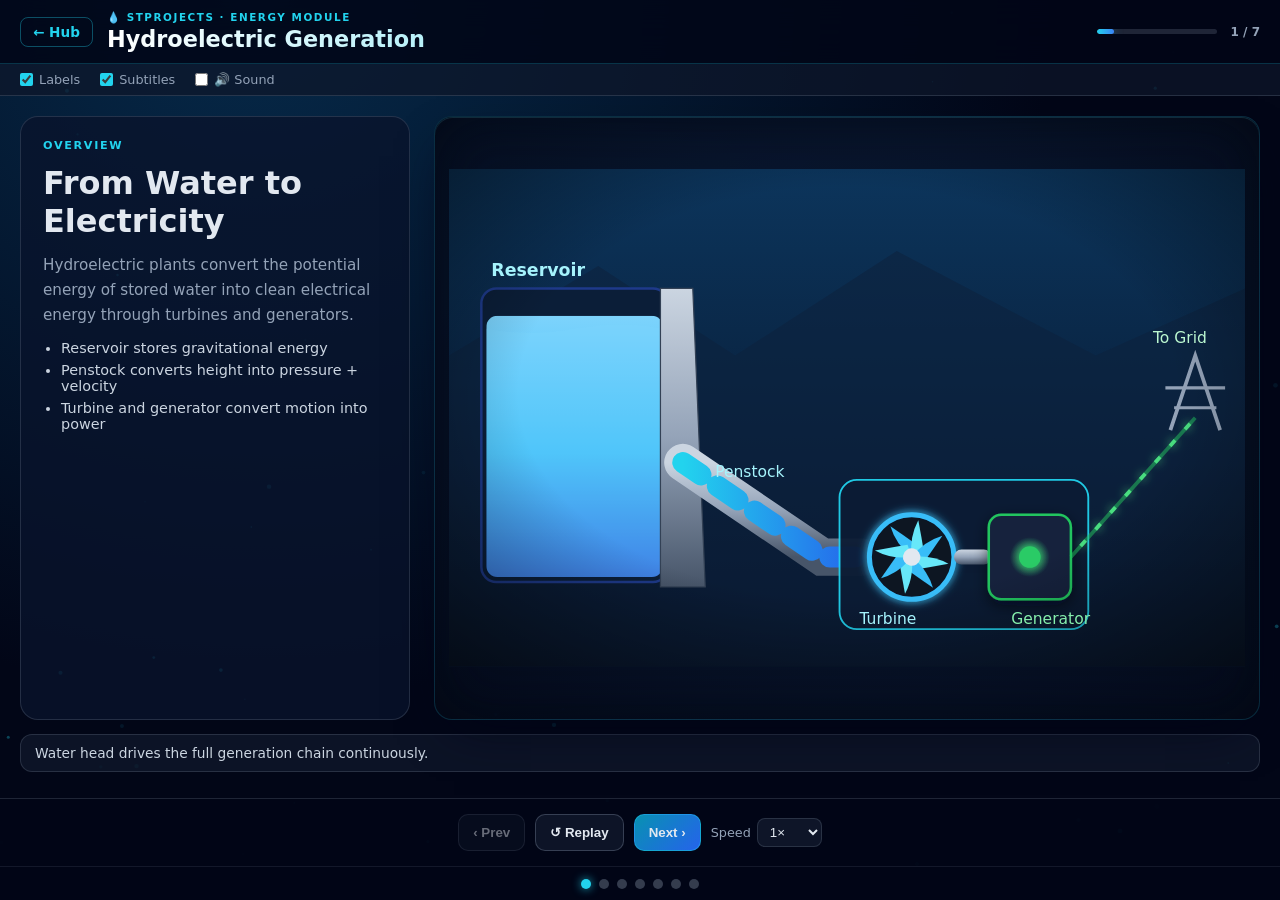
<file: games/hydroelectric/index.html>
<!DOCTYPE html>
<html lang="en">
<head>
  <meta charset="UTF-8"/>
  <meta name="viewport" content="width=device-width, initial-scale=1.0"/>
  <meta name="description" content="Interactive hydroelectric generation module with fully animated scenes from reservoir flow to grid delivery."/>
  <title>Hydroelectric Generation – Animated Module</title>
  <link rel="stylesheet" href="style.css"/>
</head>
<body>
  <canvas id="bg-canvas" aria-hidden="true"></canvas>

  <header class="mod-header" role="banner">
    <a class="back-link" href="../../index.html" aria-label="Back to Game Hub">← Hub</a>
    <div class="header-center">
      <span class="mod-eyebrow">💧 STProjects · Energy Module</span>
      <h1 class="mod-title">Hydroelectric Generation</h1>
    </div>
    <div class="progress-wrap" aria-label="Module progress">
      <div class="progress-bar" id="progress-bar" role="progressbar" aria-valuenow="1" aria-valuemin="1" aria-valuemax="7"></div>
    </div>
    <span class="scene-counter" id="scene-counter" aria-live="polite">1 / 7</span>
  </header>

  <div class="toggles-panel" aria-label="Display options">
    <label class="tog-label"><input type="checkbox" id="tog-labels" checked> Labels</label>
    <label class="tog-label"><input type="checkbox" id="tog-subtitles" checked> Subtitles</label>
    <label class="tog-label"><input type="checkbox" id="tog-sound"> 🔊 Sound</label>
  </div>

  <main id="app" class="app-shell" aria-live="polite">
    <section class="scene active" id="scene-0" data-scene="0" aria-labelledby="s0-title">
      <div class="scene-body two-col">
        <div class="scene-text">
          <p class="scene-eyebrow">Overview</p>
          <h2 class="scene-title" id="s0-title">From Water to Electricity</h2>
          <p class="scene-desc">Hydroelectric plants convert the potential energy of stored water into clean electrical energy through turbines and generators.</p>
          <ul class="bullet-list">
            <li>Reservoir stores gravitational energy</li>
            <li>Penstock converts height into pressure + velocity</li>
            <li>Turbine and generator convert motion into power</li>
          </ul>
        </div>
        <div class="scene-visual" id="vis-0"></div>
      </div>
      <div class="scene-subtitle" id="sub-0">Water head drives the full generation chain continuously.</div>
    </section>

    <section class="scene" id="scene-1" data-scene="1" aria-labelledby="s1-title">
      <div class="scene-body two-col">
        <div class="scene-text">
          <p class="scene-eyebrow">Step 1</p>
          <h2 class="scene-title" id="s1-title">Reservoir and Intake Gate</h2>
          <p class="scene-desc">The control gate opens to release controlled water flow from the reservoir into the intake tunnel.</p>
          <div class="fact-chip">Gate opening controls turbine input power.</div>
        </div>
        <div class="scene-visual" id="vis-1"></div>
      </div>
      <div class="scene-subtitle" id="sub-1">Gate motion modulates the flow entering the plant.</div>
    </section>

    <section class="scene" id="scene-2" data-scene="2" aria-labelledby="s2-title">
      <div class="scene-body two-col">
        <div class="scene-text">
          <p class="scene-eyebrow">Step 2</p>
          <h2 class="scene-title" id="s2-title">High-Pressure Penstock Flow</h2>
          <p class="scene-desc">Water accelerates down the penstock. The greater the head, the greater the pressure and kinetic energy at turbine entry.</p>
          <div class="fact-chip">Power scales with flow × head.</div>
        </div>
        <div class="scene-visual" id="vis-2"></div>
      </div>
      <div class="scene-subtitle" id="sub-2">Pressure pulses move through the penstock toward the runner.</div>
    </section>

    <section class="scene" id="scene-3" data-scene="3" aria-labelledby="s3-title">
      <div class="scene-body two-col">
        <div class="scene-text">
          <p class="scene-eyebrow">Step 3</p>
          <h2 class="scene-title" id="s3-title">Turbine Runner Rotation</h2>
          <p class="scene-desc">Jet momentum strikes the blades and produces continuous shaft torque.</p>
          <div class="fact-chip">Hydraulic energy → mechanical energy.</div>
        </div>
        <div class="scene-visual" id="vis-3"></div>
      </div>
      <div class="scene-subtitle" id="sub-3">Blade force keeps the shaft spinning under load.</div>
    </section>

    <section class="scene" id="scene-4" data-scene="4" aria-labelledby="s4-title">
      <div class="scene-body two-col">
        <div class="scene-text">
          <p class="scene-eyebrow">Step 4</p>
          <h2 class="scene-title" id="s4-title">Generator Electromagnetic Conversion</h2>
          <p class="scene-desc">The spinning rotor sweeps magnetic flux across stator coils to generate alternating voltage.</p>
          <div class="fact-chip">Mechanical energy → electrical energy.</div>
        </div>
        <div class="scene-visual" id="vis-4"></div>
      </div>
      <div class="scene-subtitle" id="sub-4">A rotating magnetic field creates AC output in the stator windings.</div>
    </section>

    <section class="scene" id="scene-5" data-scene="5" aria-labelledby="s5-title">
      <div class="scene-body two-col">
        <div class="scene-text">
          <p class="scene-eyebrow">Step 5</p>
          <h2 class="scene-title" id="s5-title">Step-Up and Grid Transmission</h2>
          <p class="scene-desc">A transformer increases voltage for efficient long-distance transfer to load centers.</p>
          <div class="fact-chip">Higher voltage means lower line current losses.</div>
        </div>
        <div class="scene-visual" id="vis-5"></div>
      </div>
      <div class="scene-subtitle" id="sub-5">Power pulses travel from plant to transmission towers and city loads.</div>
    </section>

    <section class="scene" id="scene-6" data-scene="6" aria-labelledby="s6-title">
      <div class="scene-body two-col">
        <div class="scene-text">
          <p class="scene-eyebrow">Control</p>
          <h2 class="scene-title" id="s6-title">Live Flow-to-Power Control</h2>
          <p class="scene-desc">Adjust gate opening to see real-time impact on water flow, turbine speed, and generated output.</p>
          <label class="slider-wrap">Gate Opening
            <input id="flow-slider" type="range" min="30" max="100" value="70" />
          </label>
          <div class="stats-grid">
            <div>Flow: <strong id="m-flow">70%</strong></div>
            <div>RPM: <strong id="m-rpm">315</strong></div>
            <div>Output: <strong id="m-mw">126 MW</strong></div>
          </div>
        </div>
        <div class="scene-visual" id="vis-6"></div>
      </div>
      <div class="scene-subtitle" id="sub-6">Control loops keep flow, speed, and output synchronized.</div>
    </section>
  </main>

  <nav class="controls-bar" aria-label="Module controls">
    <button id="btn-prev" class="ctrl-btn" disabled>‹ Prev</button>
    <button id="btn-replay" class="ctrl-btn">↺ Replay</button>
    <button id="btn-next" class="ctrl-btn ctrl-primary">Next ›</button>
    <div class="speed-wrap">
      <span class="speed-label">Speed</span>
      <select id="speed-sel" aria-label="Animation speed">
        <option value="0.5">0.5×</option>
        <option value="1" selected>1×</option>
        <option value="1.5">1.5×</option>
        <option value="2">2×</option>
      </select>
    </div>
  </nav>

  <div class="dot-nav" id="dot-nav" aria-label="Scene navigation"></div>

  <script src="app.js"></script>
</body>
</html>
</file>
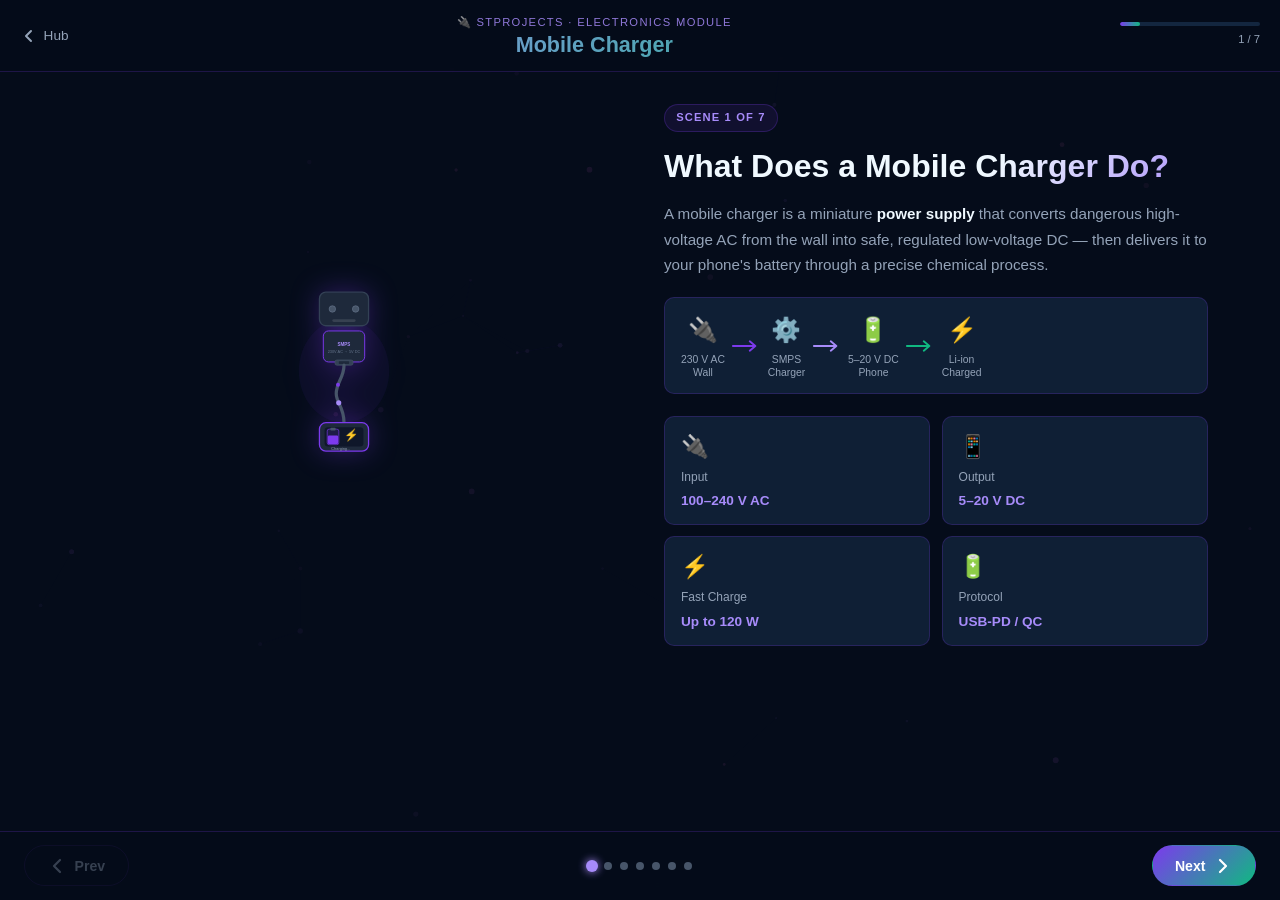
<file: games/mobile-charger/index.html>
<!DOCTYPE html>
<html lang="en">
<head>
  <meta charset="UTF-8"/>
  <meta name="viewport" content="width=device-width, initial-scale=1.0"/>
  <meta name="description" content="Interactive physics module: how a mobile charger works — SMPS, rectifier, voltage regulation, Li-ion chemistry, fast charging, and a graded quiz."/>
  <title>Mobile Charger – How It Works</title>
  <link rel="stylesheet" href="style.css"/>
</head>
<body>

  <canvas id="bg-canvas" aria-hidden="true"></canvas>

  <header class="mod-header" role="banner">
    <a class="back-link" href="../../index.html" aria-label="Back to Game Hub">
      <svg width="18" height="18" viewBox="0 0 18 18" fill="none" aria-hidden="true">
        <path d="M11 14L6 9l5-5" stroke="currentColor" stroke-width="2" stroke-linecap="round" stroke-linejoin="round"/>
      </svg>
      Hub
    </a>
    <div class="header-center">
      <span class="mod-eyebrow">🔌 STProjects · Electronics Module</span>
      <h1 class="mod-title">Mobile Charger</h1>
    </div>
    <div class="header-right">
      <div class="progress-track" aria-label="Module progress">
        <div class="progress-fill" id="progress-fill" role="progressbar"
             aria-valuenow="1" aria-valuemin="1" aria-valuemax="7"
             style="width:14.28%"></div>
      </div>
      <span class="scene-label" id="scene-label" aria-live="polite">1 / 7</span>
    </div>
  </header>

  <main class="mod-stage" id="mod-stage" role="main">

    <!-- ═══════════════════  SCENE 1 – INTRO  ══════════════════════ -->
    <section class="scene" id="scene-1" data-scene="1" aria-label="Introduction">
      <div class="scene-inner">
        <div class="scene-visual">
          <div class="charger-anim" id="charger-anim">
            <svg viewBox="0 0 200 260" fill="none" xmlns="http://www.w3.org/2000/svg" aria-hidden="true">
              <!-- glow -->
              <ellipse cx="100" cy="130" rx="70" ry="80" fill="rgba(124,58,237,0.06)"/>
              <!-- wall outlet -->
              <rect x="62" y="8" width="76" height="52" rx="10" fill="#1e293b" stroke="#334155" stroke-width="2"/>
              <circle cx="82" cy="34" r="5" fill="#475569" stroke="#64748b" stroke-width="1"/>
              <circle cx="118" cy="34" r="5" fill="#475569" stroke="#64748b" stroke-width="1"/>
              <rect x="82" y="50" width="36" height="4" rx="2" fill="#374151"/>
              <!-- charger brick -->
              <rect x="68" y="68" width="64" height="48" rx="8" fill="#1e293b" stroke="#7c3aed" stroke-width="1.5"/>
              <!-- AC→DC label on brick -->
              <text x="100" y="91"  font-size="7" fill="#a78bfa" font-family="sans-serif" text-anchor="middle" font-weight="600">SMPS</text>
              <text x="100" y="102" font-size="6" fill="#64748b" font-family="sans-serif" text-anchor="middle">230V AC → 5V DC</text>
              <!-- USB port -->
              <rect x="86" y="113" width="28" height="8" rx="3" fill="#334155" stroke="#475569" stroke-width="1"/>
              <rect x="92" y="115" width="16" height="4" rx="1" fill="#1e293b"/>
              <!-- wire -->
              <path d="M100 121 C100 140, 88 148, 88 165 C88 180, 100 185, 100 210"
                    stroke="#475569" stroke-width="5" stroke-linecap="round" fill="none" id="main-wire"/>
              <!-- animated charge pulse -->
              <circle id="charge-dot-1" r="4" fill="#a78bfa" opacity="0">
                <animateMotion dur="1.6s" begin="0s" repeatCount="indefinite">
                  <mpath xlink:href="#pulse-path"/>
                </animateMotion>
                <animate attributeName="opacity" values="0;1;1;0" keyTimes="0;0.1;0.9;1" dur="1.6s" repeatCount="indefinite"/>
              </circle>
              <circle id="charge-dot-2" r="3" fill="#7c3aed" opacity="0">
                <animateMotion dur="1.6s" begin="0.5s" repeatCount="indefinite">
                  <mpath xlink:href="#pulse-path"/>
                </animateMotion>
                <animate attributeName="opacity" values="0;1;1;0" keyTimes="0;0.1;0.9;1" dur="1.6s" begin="0.5s" repeatCount="indefinite"/>
              </circle>
              <path id="pulse-path" d="M100 121 C100 140, 88 148, 88 165 C88 180, 100 185, 100 210"
                    fill="none" stroke="none"/>
              <!-- phone body -->
              <rect x="62" y="210" width="76" height="44" rx="10" fill="#1e293b" stroke="#7c3aed" stroke-width="2"/>
              <rect x="70" y="217" width="60" height="30" rx="5" fill="#0f172a"/>
              <!-- battery indicator inside phone screen -->
              <rect x="74" y="220" width="18" height="24" rx="3" fill="rgba(124,58,237,0.15)" stroke="#7c3aed" stroke-width="1"/>
              <rect x="75" y="230" width="16" height="13" rx="2" fill="#7c3aed" id="intro-batt"/>
              <rect x="79" y="218" width="8" height="4" rx="1" fill="#475569"/>
              <!-- bolt icon on screen -->
              <text x="112" y="236" font-size="18" fill="#fbbf24" font-family="sans-serif" text-anchor="middle">⚡</text>
              <!-- charge % on screen -->
              <text x="95" y="252" font-size="6" fill="#94a3b8" font-family="sans-serif" text-anchor="middle">Charging...</text>
            </svg>
          </div>
        </div>
        <div class="scene-text">
          <span class="scene-tag">Scene 1 of 7</span>
          <h2>What Does a Mobile Charger Do?</h2>
          <p>A mobile charger is a miniature <strong>power supply</strong> that converts dangerous high-voltage AC from the wall into safe, regulated low-voltage DC — then delivers it to your phone's battery through a precise chemical process.</p>
          <div class="energy-chain">
            <div class="ec-step">
              <span class="ec-icon">🔌</span>
              <span class="ec-lbl">230 V AC<br>Wall</span>
            </div>
            <svg class="ec-arrow" viewBox="0 0 32 14" fill="none"><path d="M2 7h24M20 2l6 5-6 5" stroke="#7c3aed" stroke-width="2" stroke-linecap="round" stroke-linejoin="round"/></svg>
            <div class="ec-step">
              <span class="ec-icon">⚙️</span>
              <span class="ec-lbl">SMPS<br>Charger</span>
            </div>
            <svg class="ec-arrow" viewBox="0 0 32 14" fill="none"><path d="M2 7h24M20 2l6 5-6 5" stroke="#a78bfa" stroke-width="2" stroke-linecap="round" stroke-linejoin="round"/></svg>
            <div class="ec-step">
              <span class="ec-icon">🔋</span>
              <span class="ec-lbl">5–20 V DC<br>Phone</span>
            </div>
            <svg class="ec-arrow" viewBox="0 0 32 14" fill="none"><path d="M2 7h24M20 2l6 5-6 5" stroke="#10b981" stroke-width="2" stroke-linecap="round" stroke-linejoin="round"/></svg>
            <div class="ec-step">
              <span class="ec-icon">⚡</span>
              <span class="ec-lbl">Li-ion<br>Charged</span>
            </div>
          </div>
          <div class="fact-grid">
            <div class="fact-card">
              <span class="fact-icon">🔌</span>
              <span class="fact-label">Input</span>
              <span class="fact-val">100–240 V AC</span>
            </div>
            <div class="fact-card">
              <span class="fact-icon">📱</span>
              <span class="fact-label">Output</span>
              <span class="fact-val">5–20 V DC</span>
            </div>
            <div class="fact-card">
              <span class="fact-icon">⚡</span>
              <span class="fact-label">Fast Charge</span>
              <span class="fact-val">Up to 120 W</span>
            </div>
            <div class="fact-card">
              <span class="fact-icon">🔋</span>
              <span class="fact-label">Protocol</span>
              <span class="fact-val">USB-PD / QC</span>
            </div>
          </div>
        </div>
      </div>
    </section>

    <!-- ════════════  SCENE 2 – SMPS CIRCUIT PHYSICS  ════════════ -->
    <section class="scene hidden" id="scene-2" data-scene="2" aria-label="Switched-Mode Power Supply">
      <div class="scene-inner">
        <div class="scene-visual">
          <canvas id="smps-canvas" class="smps-canvas" aria-label="Animated SMPS circuit diagram with energy flow"></canvas>
        </div>
        <div class="scene-text">
          <span class="scene-tag">Scene 2 of 7</span>
          <h2>Switched-Mode Power Supply (SMPS)</h2>
          <p>Modern chargers use a <strong>Switched-Mode Power Supply</strong> — far smaller and more efficient than old linear supplies because the transformer operates at <em>50–150 kHz</em> instead of 50 Hz.</p>
          <ul class="bullet-list">
            <li><strong>EMI Filter:</strong> Suppresses high-frequency noise. Uses capacitors + inductors in an LC network.</li>
            <li><strong>Bridge Rectifier:</strong> 4 diodes convert AC to pulsed DC. Full-wave rectification doubles efficiency vs half-wave.</li>
            <li><strong>PWM Switch (MOSFET):</strong> Chops DC at ~100 kHz, creating a high-frequency square wave for the transformer.</li>
            <li><strong>HF Transformer:</strong> At high frequency a tiny ferrite-core transformer steps voltage down with near-zero core loss.</li>
            <li><strong>Output Stage:</strong> Secondary diode + capacitor smooth output to stable DC for the phone.</li>
          </ul>
          <div class="formula-pill">P = V · I &nbsp;·&nbsp; η ≈ 90–95%</div>
          <p class="formula-note">SMPS efficiency (η) vs. linear regulator efficiency of ~30–50%</p>
        </div>
      </div>
    </section>

    <!-- ════════════  SCENE 3 – RECTIFIER & FILTER  ═════════════ -->
    <section class="scene hidden" id="scene-3" data-scene="3" aria-label="Rectifier and Filter">
      <div class="scene-inner layout-full">
        <div class="scene-text full-text">
          <span class="scene-tag">Scene 3 of 7</span>
          <h2>Rectifier &amp; Smoothing Filter</h2>
          <p>After the transformer steps down voltage the output is still AC. A <strong>bridge rectifier</strong> (4 diodes) flips negative half-cycles to positive, then a <strong>capacitor</strong> smooths the ripple into steady DC.</p>
        </div>
        <!-- Diode bridge diagram -->
        <div class="bridge-panel">
          <svg class="bridge-svg" viewBox="0 0 360 140" fill="none" xmlns="http://www.w3.org/2000/svg" aria-label="Bridge rectifier circuit">
            <!-- AC source -->
            <circle cx="28" cy="70" r="22" fill="rgba(124,58,237,0.1)" stroke="#7c3aed" stroke-width="1.5"/>
            <text x="28" y="66" font-size="8" fill="#a78bfa" font-family="sans-serif" text-anchor="middle" font-weight="600">AC</text>
            <text x="28" y="77" font-size="7" fill="#94a3b8" font-family="sans-serif" text-anchor="middle">~</text>
            <!-- top wire left to D1 -->
            <line x1="50" y1="50" x2="120" y2="50" stroke="#7c3aed" stroke-width="1.5"/>
            <!-- bottom wire left to D3 -->
            <line x1="50" y1="90" x2="120" y2="90" stroke="#7c3aed" stroke-width="1.5"/>
            <!-- junction top-left / D1 / D4 -->
            <line x1="120" y1="50"  x2="145" y2="70" stroke="#7c3aed" stroke-width="1.5"/>   <!-- to centre junction -->
            <line x1="120" y1="90"  x2="145" y2="70" stroke="#7c3aed" stroke-width="1.5"/>
            <!-- diode symbols: triangle + bar -->
            <!-- D1 top-left → top rail -->
            <polygon points="130,46 145,58 130,58" fill="rgba(124,58,237,0.6)" stroke="#7c3aed" stroke-width="1"/>
            <line x1="145" y1="46" x2="145" y2="60" stroke="#7c3aed" stroke-width="1.5"/>
            <!-- D2 bottom-left → top rail -->
            <polygon points="130,82 145,70 130,70" fill="rgba(124,58,237,0.6)" stroke="#7c3aed" stroke-width="1"/>
            <line x1="130" y1="68" x2="130" y2="84" stroke="#7c3aed" stroke-width="1.5"/>
            <!-- output junctions -->
            <!-- top output line (positive) -->
            <line x1="145" y1="58"  x2="200" y2="58"  stroke="#f59e0b" stroke-width="1.5"/>
            <line x1="145" y1="70"  x2="200" y2="70"  stroke="#94a3b8" stroke-width="1" stroke-dasharray="3 2"/>   <!-- common gnd reference -->
            <!-- D3 top-right -->
            <polygon points="200,54 215,66 200,66" fill="rgba(245,158,11,0.5)" stroke="#f59e0b" stroke-width="1"/>
            <line x1="215" y1="54" x2="215" y2="67" stroke="#f59e0b" stroke-width="1.5"/>
            <!-- D4 bottom-right -->
            <polygon points="200,86 215,74 200,74" fill="rgba(245,158,11,0.5)" stroke="#f59e0b" stroke-width="1"/>
            <line x1="200" y1="73" x2="200" y2="87" stroke="#f59e0b" stroke-width="1.5"/>
            <!-- output wire to cap -->
            <line x1="215" y1="60"  x2="265" y2="60"  stroke="#f59e0b" stroke-width="1.5"/>
            <line x1="215" y1="80"  x2="265" y2="80"  stroke="#f59e0b" stroke-width="1" stroke-dasharray="3 2"/>
            <!-- capacitor symbol -->
            <line x1="265" y1="50"  x2="265" y2="90"  stroke="#10b981" stroke-width="1" stroke-dasharray="2 3"/>
            <line x1="265" y1="60"  x2="265" y2="60"  stroke="#10b981" stroke-width="3"/>
            <line x1="260" y1="60"  x2="270" y2="60"  stroke="#10b981" stroke-width="2.5"/>
            <line x1="260" y1="65"  x2="270" y2="65"  stroke="#10b981" stroke-width="2.5"/>
            <!-- cap to DC output -->
            <line x1="265" y1="60"  x2="330" y2="60"  stroke="#4ade80" stroke-width="1.5"/>
            <line x1="265" y1="65"  x2="330" y2="65"  stroke="#4ade80" stroke-width="1" stroke-dasharray="3 2"/>
            <rect x="320" y="50"  width="34" height="30" rx="5" fill="rgba(74,222,128,0.1)" stroke="#4ade80" stroke-width="1.5"/>
            <text x="337" y="68" font-size="9" fill="#4ade80" font-family="sans-serif" text-anchor="middle" font-weight="700">DC Out</text>
            <!-- labels -->
            <text x="135" y="42" font-size="7" fill="#a78bfa" font-family="sans-serif" text-anchor="middle">D1</text>
            <text x="135" y="95" font-size="7" fill="#a78bfa" font-family="sans-serif" text-anchor="middle">D2</text>
            <text x="208" y="42" font-size="7" fill="#f59e0b" font-family="sans-serif" text-anchor="middle">D3</text>
            <text x="208" y="100" font-size="7" fill="#f59e0b" font-family="sans-serif" text-anchor="middle">D4</text>
            <text x="265" y="42" font-size="7" fill="#10b981" font-family="sans-serif" text-anchor="middle">C₁</text>
            <text x="181" y="132" font-size="8" fill="#94a3b8" font-family="sans-serif" text-anchor="middle">Bridge Rectifier (4 diodes)</text>
          </svg>
        </div>
        <canvas id="rect-canvas" class="rect-canvas" aria-label="Waveform rectification animation"></canvas>
        <div class="wave-legend">
          <div class="wl-item"><span class="wl-dot" style="background:#7c3aed"></span>AC Input</div>
          <div class="wl-item"><span class="wl-dot" style="background:#f59e0b"></span>Full-wave rectified</div>
          <div class="wl-item"><span class="wl-dot" style="background:#10b981"></span>Smoothed DC</div>
        </div>
      </div>
    </section>

    <!-- ════════════  SCENE 4 – VOLTAGE REGULATION  ═════════════ -->
    <section class="scene hidden" id="scene-4" data-scene="4" aria-label="Voltage Regulation">
      <div class="scene-inner">
        <div class="scene-visual">
          <canvas id="vreg-canvas" class="vreg-canvas" aria-label="Animated voltage regulation feedback loop"></canvas>
        </div>
        <div class="scene-text">
          <span class="scene-tag">Scene 4 of 7</span>
          <h2>Voltage Regulation</h2>
          <p>Raw rectified voltage fluctuates with load changes. A <strong>closed-loop feedback</strong> system continuously monitors the output and corrects the PWM duty cycle to maintain constant voltage.</p>
          <ul class="bullet-list">
            <li><strong>Voltage Divider:</strong> Samples a fraction of V<sub>out</sub> for comparison with the reference (V<sub>ref</sub> = 2.5 V).</li>
            <li><strong>Error Amplifier:</strong> Compares sample to V<sub>ref</sub> and generates an error signal.</li>
            <li><strong>Optocoupler:</strong> Electrically isolates the feedback from the high-voltage primary side using light (LED → phototransistor).</li>
            <li><strong>PWM Controller:</strong> Adjusts MOSFET on-time based on the error, closing the regulation loop.</li>
          </ul>
          <div class="formula-pill">V<sub>out</sub> = V<sub>ref</sub> × (1 + R1/R2)</div>
          <p class="formula-note">Adjustable regulator output formula (feedback divider network)</p>
        </div>
      </div>
    </section>

    <!-- ════════════  SCENE 5 – BATTERY CHEMISTRY  ═══════════════ -->
    <section class="scene hidden" id="scene-5" data-scene="5" aria-label="Battery Chemistry">
      <div class="scene-inner">
        <div class="scene-visual">
          <canvas id="battery-canvas" class="battery-canvas" aria-label="Li-ion intercalation animation"></canvas>
        </div>
        <div class="scene-text">
          <span class="scene-tag">Scene 5 of 7</span>
          <h2>Li-ion Battery Chemistry</h2>
          <p>Most phones use a <strong>Lithium-Ion (Li-ion)</strong> cell. During charging, Li⁺ ions are extracted from the cathode (LiCoO₂) and <em>intercalate</em> into the graphite anode layers.</p>
          <div class="charge-phases">
            <div class="cp-item">
              <span class="cp-badge">Phase 1 – CC</span>
              <div>
                <strong>Constant Current</strong>
                <p>Charger forces a fixed current (e.g., 2 A) into the cell. Li⁺ ions flow rapidly through electrolyte. Voltage rises from ~3.0 V → 4.2 V.</p>
              </div>
            </div>
            <div class="cp-item">
              <span class="cp-badge cp-2">Phase 2 – CV</span>
              <div>
                <strong>Constant Voltage</strong>
                <p>Charger holds 4.2 V. Ion flux slows as anode fills. Current tapers to &lt;0.05 C, preventing lithium plating and extending cycle life.</p>
              </div>
            </div>
          </div>
          <div class="formula-pill">LiCoO₂ ⇌ Li₁₋ₓCoO₂ + xLi⁺ + xe⁻</div>
          <p class="formula-note">Cathode half-reaction during charging (x ≈ 0.5)</p>
        </div>
      </div>
    </section>

    <!-- ════════════  SCENE 6 – FAST CHARGING & SAFETY  ═════════ -->
    <section class="scene hidden" id="scene-6" data-scene="6" aria-label="Fast Charging and Safety">
      <div class="scene-inner">
        <div class="scene-visual">
          <canvas id="fast-canvas" class="fast-canvas" aria-label="CC/CV charging profile animation"></canvas>
        </div>
        <div class="scene-text">
          <span class="scene-tag">Scene 6 of 7</span>
          <h2>Fast Charging &amp; Safety</h2>
          <p>Fast charging increases <strong>P = V × I</strong> delivered to the battery. Protocols like USB-PD negotiate higher voltage; QC boosts both V and I for maximum safe power.</p>
          <div class="fast-standards">
            <div class="fs-row">
              <span class="fs-label">Standard 5W</span>
              <div class="fs-bar-wrap">
                <div class="fs-bar" style="width:8%"></div>
                <span class="fs-val">5 W</span>
              </div>
            </div>
            <div class="fs-row">
              <span class="fs-label">USB-PD 18W</span>
              <div class="fs-bar-wrap">
                <div class="fs-bar" style="width:20%"></div>
                <span class="fs-val">18 W</span>
              </div>
            </div>
            <div class="fs-row">
              <span class="fs-label">QC 4.0  27W</span>
              <div class="fs-bar-wrap">
                <div class="fs-bar" style="width:30%"></div>
                <span class="fs-val">27 W</span>
              </div>
            </div>
            <div class="fs-row">
              <span class="fs-label">65W GaN</span>
              <div class="fs-bar-wrap">
                <div class="fs-bar" style="width:72%"></div>
                <span class="fs-val">65 W</span>
              </div>
            </div>
            <div class="fs-row">
              <span class="fs-label">120W Turbo</span>
              <div class="fs-bar-wrap">
                <div class="fs-bar fs-bar-hi" style="width:100%"></div>
                <span class="fs-val">120 W</span>
              </div>
            </div>
          </div>
          <p style="font-size:.82rem;color:var(--text-mid);margin-top:.5rem">Built-in ICs monitor temperature, overvoltage, and short-circuits in real time to keep charging safe.</p>
        </div>
      </div>
    </section>

    <!-- ════════════  SCENE 7 – QUIZ  ══════════════════════════ -->
    <section class="scene hidden" id="scene-7" data-scene="7" aria-label="Quiz">
      <div class="scene-inner layout-quiz">
        <div class="quiz-header">
          <span class="scene-tag">Scene 7 of 7</span>
          <h2>Knowledge Check</h2>
          <p>Test what you've learned about mobile charger physics.</p>
        </div>
        <div id="quiz-body" class="quiz-body"></div>
        <div id="quiz-result" class="quiz-result hidden"></div>
      </div>
    </section>

  </main>

  <nav class="mod-nav" role="navigation" aria-label="Scene navigation">
    <button class="nav-btn" id="btn-prev" aria-label="Previous scene" disabled>
      <svg width="20" height="20" viewBox="0 0 20 20" fill="none" aria-hidden="true">
        <path d="M13 4L7 10l6 6" stroke="currentColor" stroke-width="2.2" stroke-linecap="round" stroke-linejoin="round"/>
      </svg>
      <span>Prev</span>
    </button>
    <div class="dot-nav" id="dot-nav" role="tablist" aria-label="Jump to scene"></div>
    <button class="nav-btn primary" id="btn-next" aria-label="Next scene">
      <span>Next</span>
      <svg width="20" height="20" viewBox="0 0 20 20" fill="none" aria-hidden="true">
        <path d="M7 4l6 6-6 6" stroke="currentColor" stroke-width="2.2" stroke-linecap="round" stroke-linejoin="round"/>
      </svg>
    </button>
  </nav>

  <script src="app.js"></script>
</body>
</html>
</file>
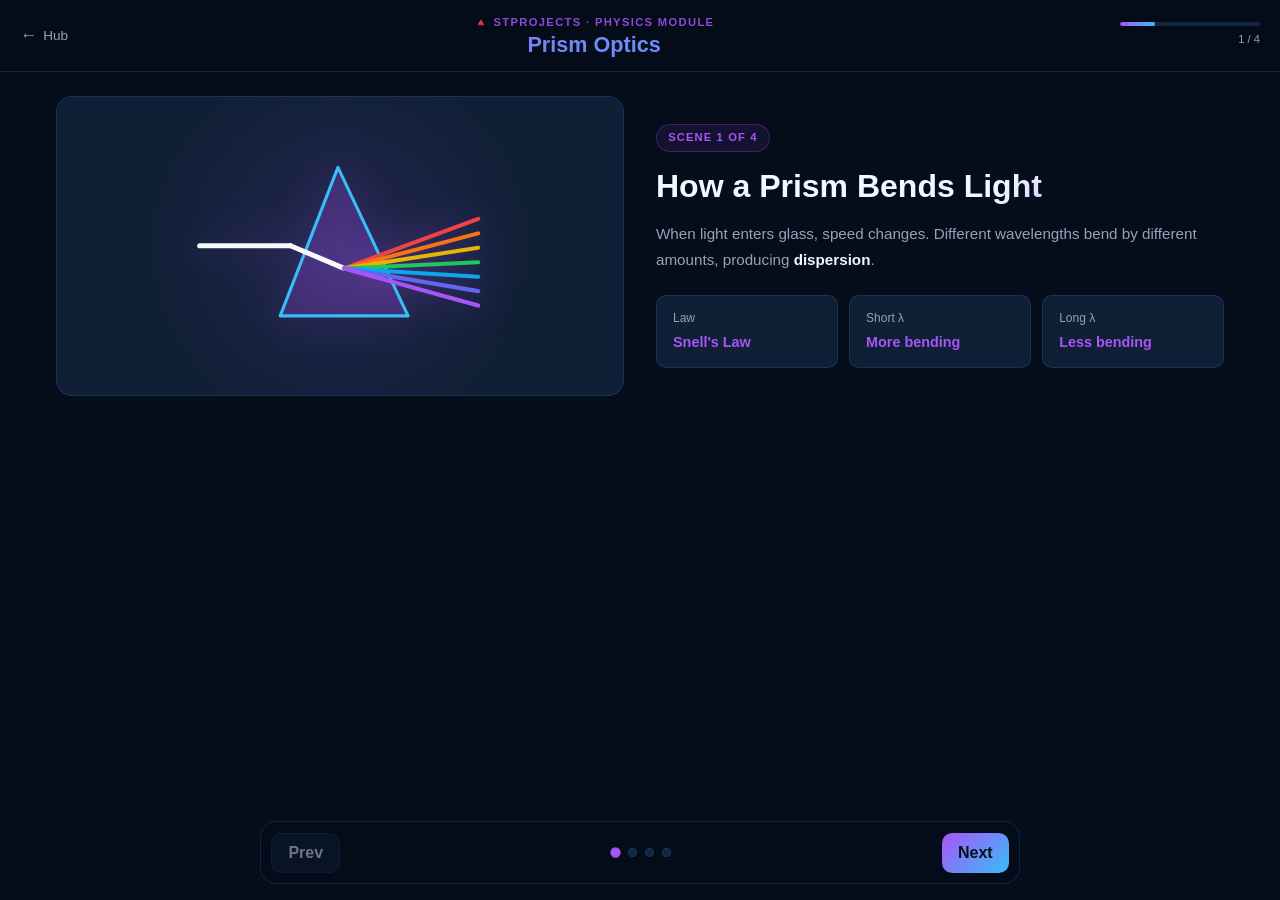
<file: games/prism-optics/index.html>
<!DOCTYPE html>
<html lang="en">
<head>
  <meta charset="UTF-8"/>
  <meta name="viewport" content="width=device-width, initial-scale=1.0"/>
  <meta name="description" content="Interactive prism optics module: refraction, deviation, and dispersion of light."/>
  <title>Prism Optics – Physics Module</title>
  <link rel="stylesheet" href="style.css"/>
</head>
<body>
  <canvas id="bg-canvas" aria-hidden="true"></canvas>

  <header class="mod-header">
    <a class="back-link" href="../../index.html">Hub</a>
    <div class="header-center">
      <span class="mod-eyebrow">🔺 STProjects · Physics Module</span>
      <h1 class="mod-title">Prism Optics</h1>
    </div>
    <div class="header-right">
      <div class="progress-track"><div class="progress-fill" id="progress-fill" style="width:25%"></div></div>
      <span class="scene-label" id="scene-label">1 / 4</span>
    </div>
  </header>

  <main class="mod-stage">
    <section class="scene" data-scene="1">
      <div class="scene-inner">
        <div class="scene-visual hero-visual" aria-hidden="true">
          <svg class="hero-illustration" viewBox="0 0 320 240" fill="none" xmlns="http://www.w3.org/2000/svg">
            <path d="M24 120H112" stroke="#f8fafc" stroke-width="5" stroke-linecap="round"/>
            <path d="M158 44L102 188H226L158 44Z" fill="rgba(168,85,247,.22)" stroke="#38bdf8" stroke-width="3" stroke-linejoin="round"/>
            <path d="M112 120L164 142" stroke="#f8fafc" stroke-width="5" stroke-linecap="round"/>
            <path d="M164 142L294 94" stroke="#ef4444" stroke-width="4" stroke-linecap="round"/>
            <path d="M164 142L294 108" stroke="#f97316" stroke-width="4" stroke-linecap="round"/>
            <path d="M164 142L294 122" stroke="#eab308" stroke-width="4" stroke-linecap="round"/>
            <path d="M164 142L294 136" stroke="#22c55e" stroke-width="4" stroke-linecap="round"/>
            <path d="M164 142L294 150" stroke="#0ea5e9" stroke-width="4" stroke-linecap="round"/>
            <path d="M164 142L294 164" stroke="#6366f1" stroke-width="4" stroke-linecap="round"/>
            <path d="M164 142L294 178" stroke="#a855f7" stroke-width="4" stroke-linecap="round"/>
          </svg>
        </div>
        <div class="scene-text">
          <span class="scene-tag">Scene 1 of 4</span>
          <h2>How a Prism Bends Light</h2>
          <p>When light enters glass, speed changes. Different wavelengths bend by different amounts, producing <strong>dispersion</strong>.</p>
          <div class="fact-grid">
            <div class="fact-card"><span>Law</span><strong>Snell's Law</strong></div>
            <div class="fact-card"><span>Short λ</span><strong>More bending</strong></div>
            <div class="fact-card"><span>Long λ</span><strong>Less bending</strong></div>
          </div>
        </div>
      </div>
    </section>

    <section class="scene hidden" data-scene="2">
      <div class="scene-inner">
        <div class="scene-visual canvas-wrap">
          <canvas id="concept-canvas" width="520" height="280"></canvas>
        </div>
        <div class="scene-text">
          <span class="scene-tag">Scene 2 of 4</span>
          <h2>Incidence vs Deviation</h2>
          <p>Move the incidence angle to change the beam path and observe how rainbow splitting evolves.</p>
          <label for="incidence-control">Incidence Angle: <strong id="control-value">35°</strong></label>
          <input id="incidence-control" type="range" min="15" max="60" value="35" />
          <p class="formula-pill">n₁ sinθ₁ = n₂ sinθ₂</p>
        </div>
      </div>
    </section>

    <section class="scene hidden" data-scene="3">
      <div class="scene-inner">
        <div class="scene-text full-width">
          <span class="scene-tag">Scene 3 of 4</span>
          <h2>Core Prism Relations</h2>
          <div class="formula-grid">
            <div class="formula-card"><strong>δ = (i + e) − A</strong><p>Deviation angle relation for a prism.</p></div>
            <div class="formula-card"><strong>δₘ at symmetric path</strong><p>Minimum deviation occurs for balanced refraction.</p></div>
            <div class="formula-card"><strong>n(blue) &gt; n(red)</strong><p>Blue/violet refract more than red.</p></div>
          </div>
        </div>
      </div>
    </section>

    <section class="scene hidden" data-scene="4">
      <div class="scene-inner quiz-layout">
        <div class="scene-text full-width">
          <span class="scene-tag">Scene 4 of 4</span>
          <h2>Knowledge Check</h2>
          <div id="quiz-body"></div>
          <div id="quiz-result" class="quiz-result hidden"></div>
        </div>
      </div>
    </section>
  </main>

  <nav class="mod-nav">
    <button class="nav-btn" id="btn-prev" disabled>Prev</button>
    <div class="dot-nav" id="dot-nav"></div>
    <button class="nav-btn primary" id="btn-next">Next</button>
  </nav>

  <script src="app.js"></script>
</body>
</html>
</file>
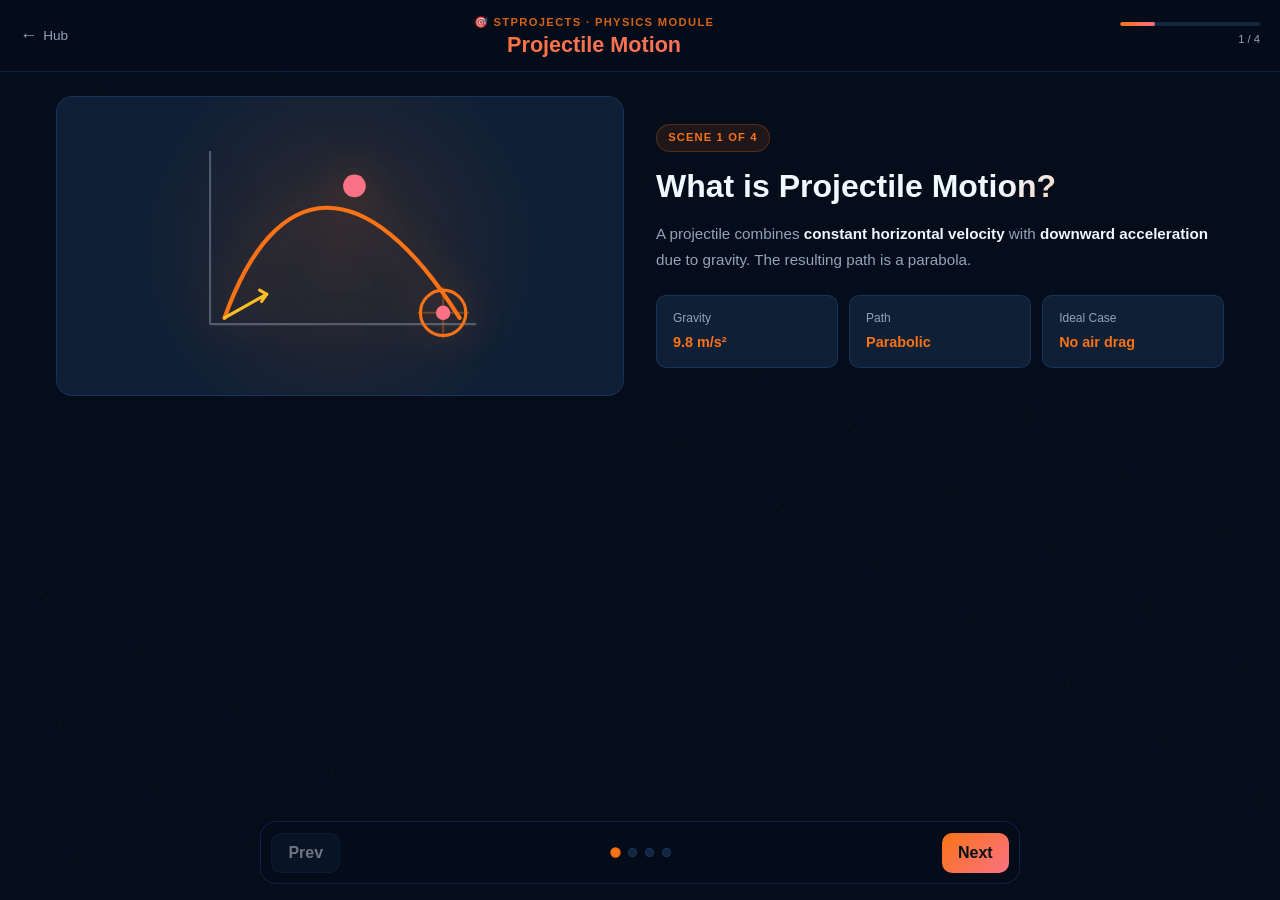
<file: games/projectile-motion/index.html>
<!DOCTYPE html>
<html lang="en">
<head>
  <meta charset="UTF-8"/>
  <meta name="viewport" content="width=device-width, initial-scale=1.0"/>
  <meta name="description" content="Interactive physics module on projectile motion, trajectory, range, and launch angle."/>
  <title>Projectile Motion – Physics Module</title>
  <link rel="stylesheet" href="style.css"/>
</head>
<body>
  <canvas id="bg-canvas" aria-hidden="true"></canvas>

  <header class="mod-header">
    <a class="back-link" href="../../index.html">Hub</a>
    <div class="header-center">
      <span class="mod-eyebrow">🎯 STProjects · Physics Module</span>
      <h1 class="mod-title">Projectile Motion</h1>
    </div>
    <div class="header-right">
      <div class="progress-track"><div class="progress-fill" id="progress-fill" style="width:25%"></div></div>
      <span class="scene-label" id="scene-label">1 / 4</span>
    </div>
  </header>

  <main class="mod-stage">
    <section class="scene" data-scene="1">
      <div class="scene-inner">
        <div class="scene-visual hero-visual" aria-hidden="true">
          <svg class="hero-illustration" viewBox="0 0 320 240" fill="none" xmlns="http://www.w3.org/2000/svg">
            <path d="M34 196H292M34 196V28" stroke="rgba(148,163,184,.45)" stroke-width="2"/>
            <path d="M48 190C98 50 185 45 276 190" stroke="#f97316" stroke-width="4" stroke-linecap="round"/>
            <circle cx="174" cy="62" r="11" fill="#fb7185"/>
            <path d="M48 190L89 167" stroke="#fbbf24" stroke-width="3" stroke-linecap="round"/>
            <path d="M82 163L89 167L84 174" stroke="#fbbf24" stroke-width="3" stroke-linecap="round" stroke-linejoin="round"/>
            <path d="M235 185H285M260 160V210" stroke="rgba(249,115,22,.35)" stroke-width="2"/>
            <circle cx="260" cy="185" r="22" stroke="#f97316" stroke-width="3"/>
            <circle cx="260" cy="185" r="7" fill="#fb7185"/>
          </svg>
        </div>
        <div class="scene-text">
          <span class="scene-tag">Scene 1 of 4</span>
          <h2>What is Projectile Motion?</h2>
          <p>A projectile combines <strong>constant horizontal velocity</strong> with <strong>downward acceleration</strong> due to gravity. The resulting path is a parabola.</p>
          <div class="fact-grid">
            <div class="fact-card"><span>Gravity</span><strong>9.8 m/s²</strong></div>
            <div class="fact-card"><span>Path</span><strong>Parabolic</strong></div>
            <div class="fact-card"><span>Ideal Case</span><strong>No air drag</strong></div>
          </div>
        </div>
      </div>
    </section>

    <section class="scene hidden" data-scene="2">
      <div class="scene-inner">
        <div class="scene-visual canvas-wrap">
          <canvas id="concept-canvas" width="520" height="280"></canvas>
        </div>
        <div class="scene-text">
          <span class="scene-tag">Scene 2 of 4</span>
          <h2>Angle vs Range</h2>
          <p>Adjust the launch angle to see how the trajectory and horizontal range change in real time.</p>
          <label for="angle-control">Launch Angle: <strong id="control-value">45°</strong></label>
          <input id="angle-control" type="range" min="15" max="75" value="45" />
          <p class="formula-pill">R = (v² sin 2θ) / g</p>
        </div>
      </div>
    </section>

    <section class="scene hidden" data-scene="3">
      <div class="scene-inner">
        <div class="scene-text full-width">
          <span class="scene-tag">Scene 3 of 4</span>
          <h2>Core Equations</h2>
          <div class="formula-grid">
            <div class="formula-card"><strong>x(t) = v₀ cosθ · t</strong><p>Horizontal motion has zero acceleration.</p></div>
            <div class="formula-card"><strong>y(t) = v₀ sinθ · t − ½gt²</strong><p>Vertical motion is accelerated downward.</p></div>
            <div class="formula-card"><strong>T = 2v₀ sinθ / g</strong><p>Total time of flight back to launch level.</p></div>
          </div>
        </div>
      </div>
    </section>

    <section class="scene hidden" data-scene="4">
      <div class="scene-inner quiz-layout">
        <div class="scene-text full-width">
          <span class="scene-tag">Scene 4 of 4</span>
          <h2>Knowledge Check</h2>
          <div id="quiz-body"></div>
          <div id="quiz-result" class="quiz-result hidden"></div>
        </div>
      </div>
    </section>
  </main>

  <nav class="mod-nav">
    <button class="nav-btn" id="btn-prev" disabled>Prev</button>
    <div class="dot-nav" id="dot-nav"></div>
    <button class="nav-btn primary" id="btn-next">Next</button>
  </nav>

  <script src="app.js"></script>
</body>
</html>
</file>
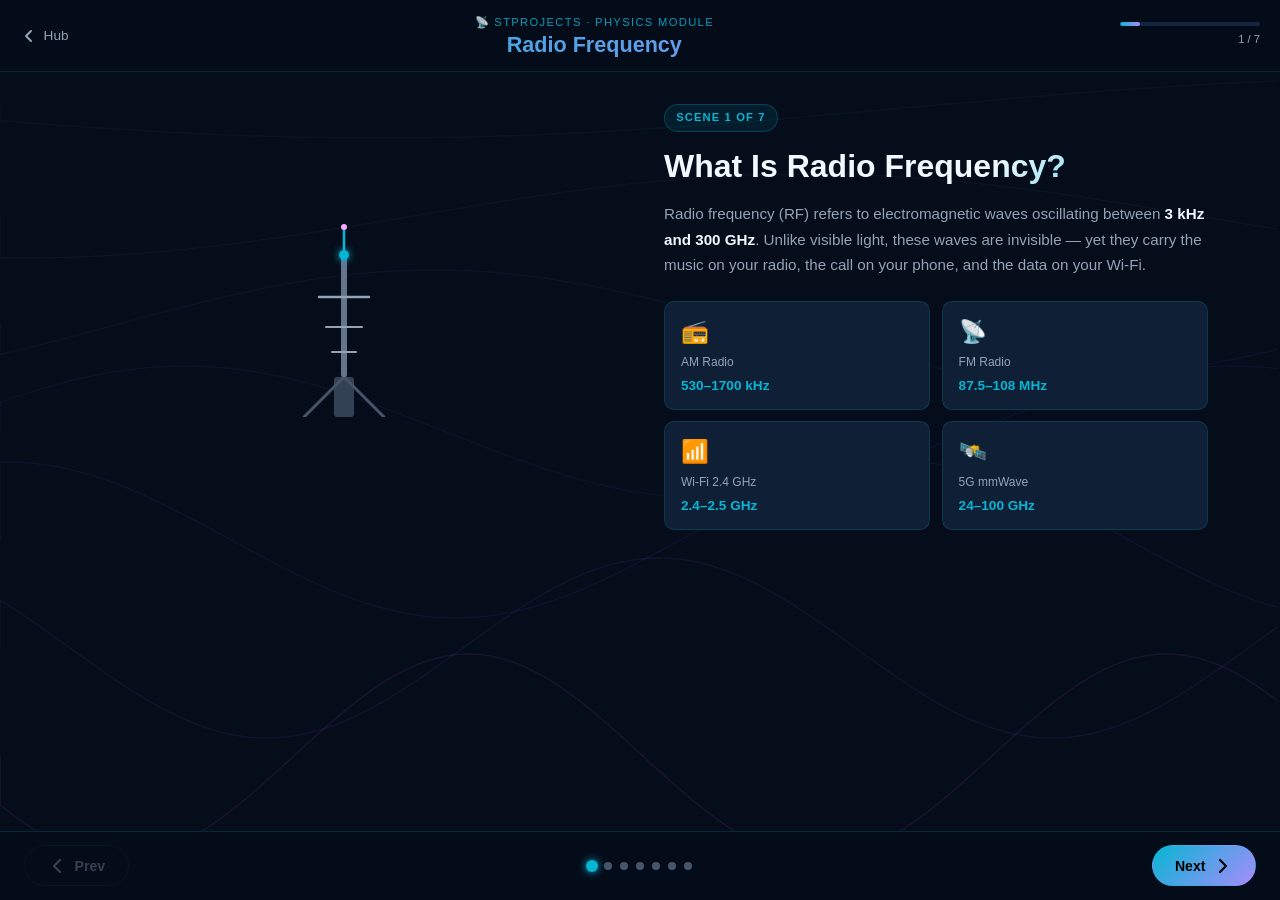
<file: games/radio-frequency/index.html>
<!DOCTYPE html>
<html lang="en">
<head>
  <meta charset="UTF-8"/>
  <meta name="viewport" content="width=device-width, initial-scale=1.0"/>
  <meta name="description" content="Interactive educational module explaining how radio frequency works — EM spectrum, wave properties, modulation, antennas, propagation, and a graded quiz."/>
  <title>Radio Frequency – How It Works</title>
  <link rel="stylesheet" href="style.css"/>
</head>
<body>

  <!-- ── Canvas background (animated RF waves) ─────────────────────── -->
  <canvas id="bg-canvas" aria-hidden="true"></canvas>

  <!-- ── Header ────────────────────────────────────────────────────── -->
  <header class="rf-header" role="banner">
    <a class="back-link" href="../../index.html" aria-label="Back to Game Hub">
      <svg width="18" height="18" viewBox="0 0 18 18" fill="none" aria-hidden="true">
        <path d="M11 14L6 9l5-5" stroke="currentColor" stroke-width="2" stroke-linecap="round" stroke-linejoin="round"/>
      </svg>
      Hub
    </a>
    <div class="header-center">
      <span class="mod-eyebrow">📡 STProjects · Physics Module</span>
      <h1 class="mod-title">Radio Frequency</h1>
    </div>
    <div class="header-right">
      <div class="progress-track" aria-label="Module progress">
        <div class="progress-fill" id="progress-fill" role="progressbar"
             aria-valuenow="1" aria-valuemin="1" aria-valuemax="7"
             style="width:14.28%"></div>
      </div>
      <span class="scene-label" id="scene-label" aria-live="polite">1 / 7</span>
    </div>
  </header>

  <!-- ── Main stage ────────────────────────────────────────────────── -->
  <main class="rf-stage" id="rf-stage" role="main">

    <!-- ═══════════════════  SCENE 1 – INTRO  ══════════════════════ -->
    <section class="scene" id="scene-1" data-scene="1" aria-label="Introduction">
      <div class="scene-inner">
        <div class="scene-visual">
          <div class="pulse-ring s1-ring r1"></div>
          <div class="pulse-ring s1-ring r2"></div>
          <div class="pulse-ring s1-ring r3"></div>
          <div class="pulse-ring s1-ring r4"></div>
          <div class="tower-wrap">
            <svg class="tower-svg" viewBox="0 0 120 200" fill="none" xmlns="http://www.w3.org/2000/svg" aria-hidden="true">
              <!-- base -->
              <rect x="50" y="160" width="20" height="40" rx="3" fill="#334155"/>
              <!-- legs -->
              <line x1="60" y1="160" x2="20" y2="200" stroke="#475569" stroke-width="3" stroke-linecap="round"/>
              <line x1="60" y1="160" x2="100" y2="200" stroke="#475569" stroke-width="3" stroke-linecap="round"/>
              <!-- mast -->
              <rect x="57" y="40" width="6" height="120" rx="2" fill="#64748b"/>
              <!-- crossbars -->
              <line x1="35" y1="80" x2="85" y2="80" stroke="#94a3b8" stroke-width="2.5" stroke-linecap="round"/>
              <line x1="42" y1="110" x2="78" y2="110" stroke="#94a3b8" stroke-width="2" stroke-linecap="round"/>
              <line x1="48" y1="135" x2="72" y2="135" stroke="#94a3b8" stroke-width="2" stroke-linecap="round"/>
              <!-- antenna tip -->
              <circle cx="60" cy="38" r="5" fill="#06b6d4" filter="url(#glow-cyan)"/>
              <line x1="60" y1="10" x2="60" y2="38" stroke="#06b6d4" stroke-width="2.5" stroke-linecap="round"/>
              <!-- signal dot -->
              <circle cx="60" cy="10" r="3" fill="#f0abfc" class="signal-blink"/>
              <defs>
                <filter id="glow-cyan" x="-80%" y="-80%" width="260%" height="260%">
                  <feGaussianBlur stdDeviation="4" result="blur"/>
                  <feMerge><feMergeNode in="blur"/><feMergeNode in="SourceGraphic"/></feMerge>
                </filter>
              </defs>
            </svg>
          </div>
        </div>
        <div class="scene-text">
          <span class="scene-tag">Scene 1 of 7</span>
          <h2>What Is Radio Frequency?</h2>
          <p>Radio frequency (RF) refers to electromagnetic waves oscillating between <strong>3 kHz and 300 GHz</strong>. Unlike visible light, these waves are invisible — yet they carry the music on your radio, the call on your phone, and the data on your Wi‑Fi.</p>
          <div class="fact-grid">
            <div class="fact-card">
              <span class="fact-icon">📻</span>
              <span class="fact-label">AM Radio</span>
              <span class="fact-val">530–1700 kHz</span>
            </div>
            <div class="fact-card">
              <span class="fact-icon">📡</span>
              <span class="fact-label">FM Radio</span>
              <span class="fact-val">87.5–108 MHz</span>
            </div>
            <div class="fact-card">
              <span class="fact-icon">📶</span>
              <span class="fact-label">Wi‑Fi 2.4 GHz</span>
              <span class="fact-val">2.4–2.5 GHz</span>
            </div>
            <div class="fact-card">
              <span class="fact-icon">🛰️</span>
              <span class="fact-label">5G mmWave</span>
              <span class="fact-val">24–100 GHz</span>
            </div>
          </div>
        </div>
      </div>
    </section>

    <!-- ════════════  SCENE 2 – EM SPECTRUM  ════════════════════════ -->
    <section class="scene hidden" id="scene-2" data-scene="2" aria-label="Electromagnetic Spectrum">
      <div class="scene-inner">
        <div class="scene-visual">
          <div class="spectrum-wrap">
            <div class="spectrum-bar">
              <div class="spec-seg" style="--c:#ff6b6b" data-label="Radio" data-freq="3 kHz–300 GHz"></div>
              <div class="spec-seg" style="--c:#ffa94d" data-label="Microwave" data-freq="300 MHz–300 GHz"></div>
              <div class="spec-seg" style="--c:#ffe066" data-label="Infrared" data-freq="300 GHz–400 THz"></div>
              <div class="spec-seg" style="--c:#69db7c" data-label="Visible" data-freq="400–700 THz"></div>
              <div class="spec-seg" style="--c:#74c0fc" data-label="UV" data-freq="700 THz–30 PHz"></div>
              <div class="spec-seg" style="--c:#da77f2" data-label="X‑ray" data-freq="30 PHz–30 EHz"></div>
              <div class="spec-seg" style="--c:#f783ac" data-label="Gamma" data-freq=">30 EHz"></div>
            </div>
            <div class="spec-labels">
              <span>Radio</span><span>Micro</span><span>IR</span><span>Vis</span><span>UV</span><span>X‑ray</span><span>γ</span>
            </div>
            <div class="spec-tooltip" id="spec-tooltip"></div>
            <div class="rf-highlight"></div>
          </div>
        </div>
        <div class="scene-text">
          <span class="scene-tag">Scene 2 of 7</span>
          <h2>The EM Spectrum</h2>
          <p>All electromagnetic radiation — from radio waves to gamma rays — travels at the <strong>speed of light (c ≈ 3×10⁸ m/s)</strong>. The key difference is frequency.</p>
          <p>Radio waves occupy the <em>lowest-frequency</em> end of the spectrum. Lower frequency means <strong>longer wavelength</strong> and less energy per photon — which lets them travel vast distances with minimal absorption.</p>
          <div class="formula-pill">λ = c / f</div>
          <p class="formula-note">λ = wavelength (m) &nbsp;·&nbsp; c = speed of light &nbsp;·&nbsp; f = frequency (Hz)</p>
          <p>Hover over each band to see its frequency range.</p>
        </div>
      </div>
    </section>

    <!-- ════════════  SCENE 3 – WAVE PROPERTIES  ════════════════════ -->
    <section class="scene hidden" id="scene-3" data-scene="3" aria-label="Wave Properties">
      <div class="scene-inner layout-wave">
        <div class="scene-text full-text">
          <span class="scene-tag">Scene 3 of 7</span>
          <h2>Wave Properties</h2>
          <p>Every RF signal is a sinusoidal wave described by three parameters:</p>
        </div>
        <div class="wave-controls">
          <div class="ctrl-group">
            <label for="ctrl-freq">Frequency <span id="freq-val">5</span> Hz</label>
            <input type="range" id="ctrl-freq" min="1" max="15" value="5" aria-label="Frequency">
          </div>
          <div class="ctrl-group">
            <label for="ctrl-amp">Amplitude <span id="amp-val">1.0</span></label>
            <input type="range" id="ctrl-amp" min="1" max="10" value="5" step="1" aria-label="Amplitude">
          </div>
          <div class="ctrl-group">
            <label for="ctrl-phase">Phase <span id="phase-val">0°</span></label>
            <input type="range" id="ctrl-phase" min="0" max="360" value="0" aria-label="Phase shift">
          </div>
        </div>
        <canvas id="wave-canvas" class="wave-canvas" aria-label="Interactive wave visualizer"></canvas>
        <div class="wave-legend">
          <div class="wl-item"><span class="wl-dot" style="background:#06b6d4"></span>Amplitude peak</div>
          <div class="wl-item"><span class="wl-dot" style="background:#a78bfa"></span>Wavelength</div>
          <div class="wl-item"><span class="wl-dot" style="background:#fb923c"></span>Phase shift</div>
        </div>
      </div>
    </section>

    <!-- ════════════  SCENE 4 – MODULATION  ════════════════════════ -->
    <section class="scene hidden" id="scene-4" data-scene="4" aria-label="Modulation">
      <div class="scene-inner">
        <div class="scene-visual mod-visual">
          <canvas id="mod-canvas" class="mod-canvas" aria-label="Modulation waveform"></canvas>
          <div class="mod-tabs" role="tablist" aria-label="Modulation type">
            <button class="mod-tab active" data-mod="AM" role="tab" aria-selected="true">AM</button>
            <button class="mod-tab" data-mod="FM" role="tab" aria-selected="false">FM</button>
            <button class="mod-tab" data-mod="PM" role="tab" aria-selected="false">PM</button>
          </div>
        </div>
        <div class="scene-text">
          <span class="scene-tag">Scene 4 of 7</span>
          <h2>Modulation – Encoding Information</h2>
          <p>A raw RF <em>carrier wave</em> carries no information on its own. Modulation imprints your voice, music, or data onto it by varying one of its parameters.</p>
          <div class="mod-cards" id="mod-cards">
            <div class="mod-info active" data-mod="AM">
              <h3>Amplitude Modulation (AM)</h3>
              <p>The <strong>amplitude</strong> of the carrier changes in proportion to the message signal. Simple to implement but more prone to noise.</p>
            </div>
            <div class="mod-info" data-mod="FM">
              <h3>Frequency Modulation (FM)</h3>
              <p>The <strong>frequency</strong> of the carrier deviates around a centre frequency. Immune to amplitude noise — hence better audio quality.</p>
            </div>
            <div class="mod-info" data-mod="PM">
              <h3>Phase Modulation (PM)</h3>
              <p>The <strong>phase</strong> of the carrier is shifted. Foundational to digital communications (BPSK, QPSK used in Wi‑Fi and 4G/5G).</p>
            </div>
          </div>
        </div>
      </div>
    </section>

    <!-- ════════════  SCENE 5 – ANTENNA  ═══════════════════════════ -->
    <section class="scene hidden" id="scene-5" data-scene="5" aria-label="Antenna">
      <div class="scene-inner">
        <div class="scene-visual antenna-visual">
          <svg id="antenna-svg" viewBox="0 0 280 280" fill="none" xmlns="http://www.w3.org/2000/svg" aria-hidden="true">
            <!-- ground plane -->
            <rect x="30" y="220" width="220" height="8" rx="4" fill="#1e293b"/>
            <line x1="50" y1="228" x2="50" y2="238" stroke="#334155" stroke-width="2"/>
            <line x1="80" y1="228" x2="80" y2="242" stroke="#334155" stroke-width="2"/>
            <line x1="140" y1="228" x2="140" y2="245" stroke="#334155" stroke-width="2"/>
            <line x1="200" y1="228" x2="200" y2="242" stroke="#334155" stroke-width="2"/>
            <line x1="230" y1="228" x2="230" y2="238" stroke="#334155" stroke-width="2"/>
            <!-- dipole arms -->
            <rect x="137" y="100" width="6" height="120" rx="3" fill="#64748b"/>
            <rect x="137" y="60" width="6" height="40" rx="3" fill="#64748b"/>
            <!-- feed point glow -->
            <circle cx="140" cy="110" r="7" fill="#06b6d4" opacity="0.9" filter="url(#g2)"/>
            <!-- radiation rings (animated in CSS) -->
            <ellipse class="ant-ring ar1" cx="140" cy="140" rx="30" ry="12" stroke="#06b6d4" stroke-width="1.5" fill="none" opacity="0"/>
            <ellipse class="ant-ring ar2" cx="140" cy="140" rx="55" ry="22" stroke="#06b6d4" stroke-width="1" fill="none" opacity="0"/>
            <ellipse class="ant-ring ar3" cx="140" cy="140" rx="80" ry="32" stroke="#06b6d4" stroke-width="0.8" fill="none" opacity="0"/>
            <ellipse class="ant-ring ar4" cx="140" cy="140" rx="105" ry="42" stroke="#06b6d4" stroke-width="0.6" fill="none" opacity="0"/>
            <defs>
              <filter id="g2" x="-80%" y="-80%" width="260%" height="260%">
                <feGaussianBlur stdDeviation="5" result="b"/>
                <feMerge><feMergeNode in="b"/><feMergeNode in="SourceGraphic"/></feMerge>
              </filter>
            </defs>
          </svg>
          <div class="ant-labels">
            <div class="ant-label" style="top:32%;left:58%">Feed point</div>
            <div class="ant-label" style="top:55%;left:72%">Radiation pattern</div>
            <div class="ant-label" style="top:80%;left:40%">Ground plane</div>
          </div>
        </div>
        <div class="scene-text">
          <span class="scene-tag">Scene 5 of 7</span>
          <h2>How Antennas Work</h2>
          <p>An antenna is a transducer — it converts between <strong>guided electrical signals</strong> and <strong>free-space electromagnetic waves</strong>.</p>
          <ul class="bullet-list">
            <li><strong>Transmit:</strong> An oscillating current fed to the antenna accelerates electrons, radiating energy outward as EM waves.</li>
            <li><strong>Receive:</strong> An incoming EM wave induces a tiny oscillating voltage in the metal — captured by the receiver circuit.</li>
            <li><strong>Half-wave dipole:</strong> The most fundamental design; optimal length = λ/2, resonating at the target frequency.</li>
          </ul>
          <div class="formula-pill">L = λ / 2 = c / (2f)</div>
        </div>
      </div>
    </section>

    <!-- ════════════  SCENE 6 – PROPAGATION  ═══════════════════════ -->
    <section class="scene hidden" id="scene-6" data-scene="6" aria-label="Propagation">
      <div class="scene-inner">
        <div class="scene-visual prop-visual">
          <canvas id="prop-canvas" class="prop-canvas" aria-label="RF propagation diagram"></canvas>
        </div>
        <div class="scene-text">
          <span class="scene-tag">Scene 6 of 7</span>
          <h2>RF Propagation</h2>
          <p>How RF waves travel from transmitter to receiver depends heavily on <strong>frequency</strong> and the <strong>environment</strong>.</p>
          <div class="prop-modes">
            <div class="prop-mode" data-mode="ground">
              <span class="prop-icon">🌍</span>
              <div>
                <strong>Ground Wave</strong>
                <p>Low frequencies (below ~3 MHz) follow Earth's curvature. AM radio uses this for long-range coverage.</p>
              </div>
            </div>
            <div class="prop-mode" data-mode="sky">
              <span class="prop-icon">🌌</span>
              <div>
                <strong>Sky Wave (Ionospheric)</strong>
                <p>Medium/high frequencies (3–30 MHz) bounce off the ionosphere, enabling intercontinental transmission.</p>
              </div>
            </div>
            <div class="prop-mode" data-mode="los">
              <span class="prop-icon">📶</span>
              <div>
                <strong>Line-of-Sight</strong>
                <p>VHF/UHF and above travel in straight lines. TV towers, cellular, Wi-Fi, and satellite links rely on LOS.</p>
              </div>
            </div>
          </div>
        </div>
      </div>
    </section>

    <!-- ════════════  SCENE 7 – QUIZ  ══════════════════════════════ -->
    <section class="scene hidden" id="scene-7" data-scene="7" aria-label="Quiz">
      <div class="scene-inner layout-quiz">
        <div class="quiz-header">
          <span class="scene-tag">Scene 7 of 7</span>
          <h2>Knowledge Check</h2>
          <p>Test what you've learned about radio frequency.</p>
        </div>
        <div id="quiz-body" class="quiz-body"></div>
        <div id="quiz-result" class="quiz-result hidden"></div>
      </div>
    </section>

  </main>

  <!-- ── Navigation controls ────────────────────────────────────── -->
  <nav class="rf-nav" role="navigation" aria-label="Scene navigation">
    <button class="nav-btn" id="btn-prev" aria-label="Previous scene" disabled>
      <svg width="20" height="20" viewBox="0 0 20 20" fill="none" aria-hidden="true">
        <path d="M13 4L7 10l6 6" stroke="currentColor" stroke-width="2.2" stroke-linecap="round" stroke-linejoin="round"/>
      </svg>
      <span>Prev</span>
    </button>

    <div class="dot-nav" id="dot-nav" role="tablist" aria-label="Jump to scene"></div>

    <button class="nav-btn primary" id="btn-next" aria-label="Next scene">
      <span>Next</span>
      <svg width="20" height="20" viewBox="0 0 20 20" fill="none" aria-hidden="true">
        <path d="M7 4l6 6-6 6" stroke="currentColor" stroke-width="2.2" stroke-linecap="round" stroke-linejoin="round"/>
      </svg>
    </button>
  </nav>

  <script src="app.js"></script>
</body>
</html>
</file>
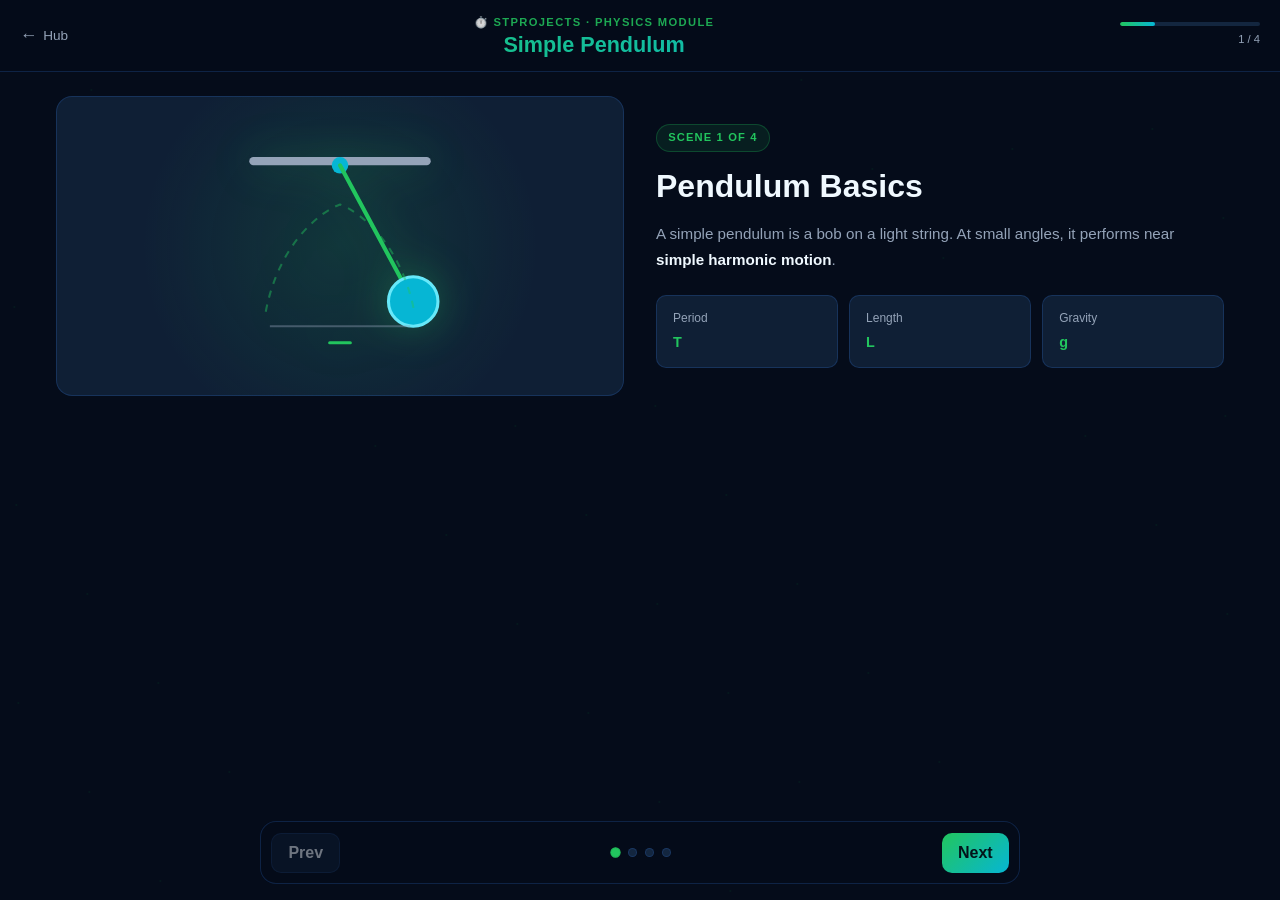
<file: games/simple-pendulum/index.html>
<!DOCTYPE html>
<html lang="en">
<head>
  <meta charset="UTF-8"/>
  <meta name="viewport" content="width=device-width, initial-scale=1.0"/>
  <meta name="description" content="Interactive module on simple pendulum motion, period, and gravity dependence."/>
  <title>Simple Pendulum – Physics Module</title>
  <link rel="stylesheet" href="style.css"/>
</head>
<body>
  <canvas id="bg-canvas" aria-hidden="true"></canvas>

  <header class="mod-header">
    <a class="back-link" href="../../index.html">Hub</a>
    <div class="header-center">
      <span class="mod-eyebrow">⏱️ STProjects · Physics Module</span>
      <h1 class="mod-title">Simple Pendulum</h1>
    </div>
    <div class="header-right">
      <div class="progress-track"><div class="progress-fill" id="progress-fill" style="width:25%"></div></div>
      <span class="scene-label" id="scene-label">1 / 4</span>
    </div>
  </header>

  <main class="mod-stage">
    <section class="scene" data-scene="1">
      <div class="scene-inner">
        <div class="scene-visual hero-visual" aria-hidden="true">
          <svg class="hero-illustration" viewBox="0 0 320 240" fill="none" xmlns="http://www.w3.org/2000/svg">
            <path d="M76 38H244" stroke="#94a3b8" stroke-width="8" stroke-linecap="round"/>
            <circle cx="160" cy="42" r="8" fill="#06b6d4"/>
            <path d="M160 42L231 174" stroke="#22c55e" stroke-width="4" stroke-linecap="round"/>
            <circle cx="231" cy="174" r="24" fill="#06b6d4" stroke="#67e8f9" stroke-width="3"/>
            <path d="M88 184C101 116 143 86 160 80C177 86 219 116 232 184" stroke="rgba(34,197,94,.45)" stroke-width="2" stroke-dasharray="7 7"/>
            <path d="M92 198H228" stroke="rgba(148,163,184,.4)" stroke-width="2"/>
            <path d="M150 214H170" stroke="#22c55e" stroke-width="3" stroke-linecap="round"/>
          </svg>
        </div>
        <div class="scene-text">
          <span class="scene-tag">Scene 1 of 4</span>
          <h2>Pendulum Basics</h2>
          <p>A simple pendulum is a bob on a light string. At small angles, it performs near <strong>simple harmonic motion</strong>.</p>
          <div class="fact-grid">
            <div class="fact-card"><span>Period</span><strong>T</strong></div>
            <div class="fact-card"><span>Length</span><strong>L</strong></div>
            <div class="fact-card"><span>Gravity</span><strong>g</strong></div>
          </div>
        </div>
      </div>
    </section>

    <section class="scene hidden" data-scene="2">
      <div class="scene-inner">
        <div class="scene-visual canvas-wrap">
          <canvas id="concept-canvas" width="520" height="280"></canvas>
        </div>
        <div class="scene-text">
          <span class="scene-tag">Scene 2 of 4</span>
          <h2>Length vs Period</h2>
          <p>Increase string length to observe slower oscillations. Longer pendulums swing with larger periods.</p>
          <label for="length-control">Length (m): <strong id="control-value">1.0</strong></label>
          <input id="length-control" type="range" min="0.5" max="2.5" step="0.1" value="1.0" />
          <p class="formula-pill">T = 2π√(L/g)</p>
        </div>
      </div>
    </section>

    <section class="scene hidden" data-scene="3">
      <div class="scene-inner">
        <div class="scene-text full-width">
          <span class="scene-tag">Scene 3 of 4</span>
          <h2>Core Observations</h2>
          <div class="formula-grid">
            <div class="formula-card"><strong>T ∝ √L</strong><p>Doubling length increases period by √2.</p></div>
            <div class="formula-card"><strong>T ∝ 1/√g</strong><p>Lower gravity gives slower oscillations.</p></div>
            <div class="formula-card"><strong>Small-angle model</strong><p>Formula is accurate for small angular displacement.</p></div>
          </div>
        </div>
      </div>
    </section>

    <section class="scene hidden" data-scene="4">
      <div class="scene-inner quiz-layout">
        <div class="scene-text full-width">
          <span class="scene-tag">Scene 4 of 4</span>
          <h2>Knowledge Check</h2>
          <div id="quiz-body"></div>
          <div id="quiz-result" class="quiz-result hidden"></div>
        </div>
      </div>
    </section>
  </main>

  <nav class="mod-nav">
    <button class="nav-btn" id="btn-prev" disabled>Prev</button>
    <div class="dot-nav" id="dot-nav"></div>
    <button class="nav-btn primary" id="btn-next">Next</button>
  </nav>

  <script src="app.js"></script>
</body>
</html>
</file>
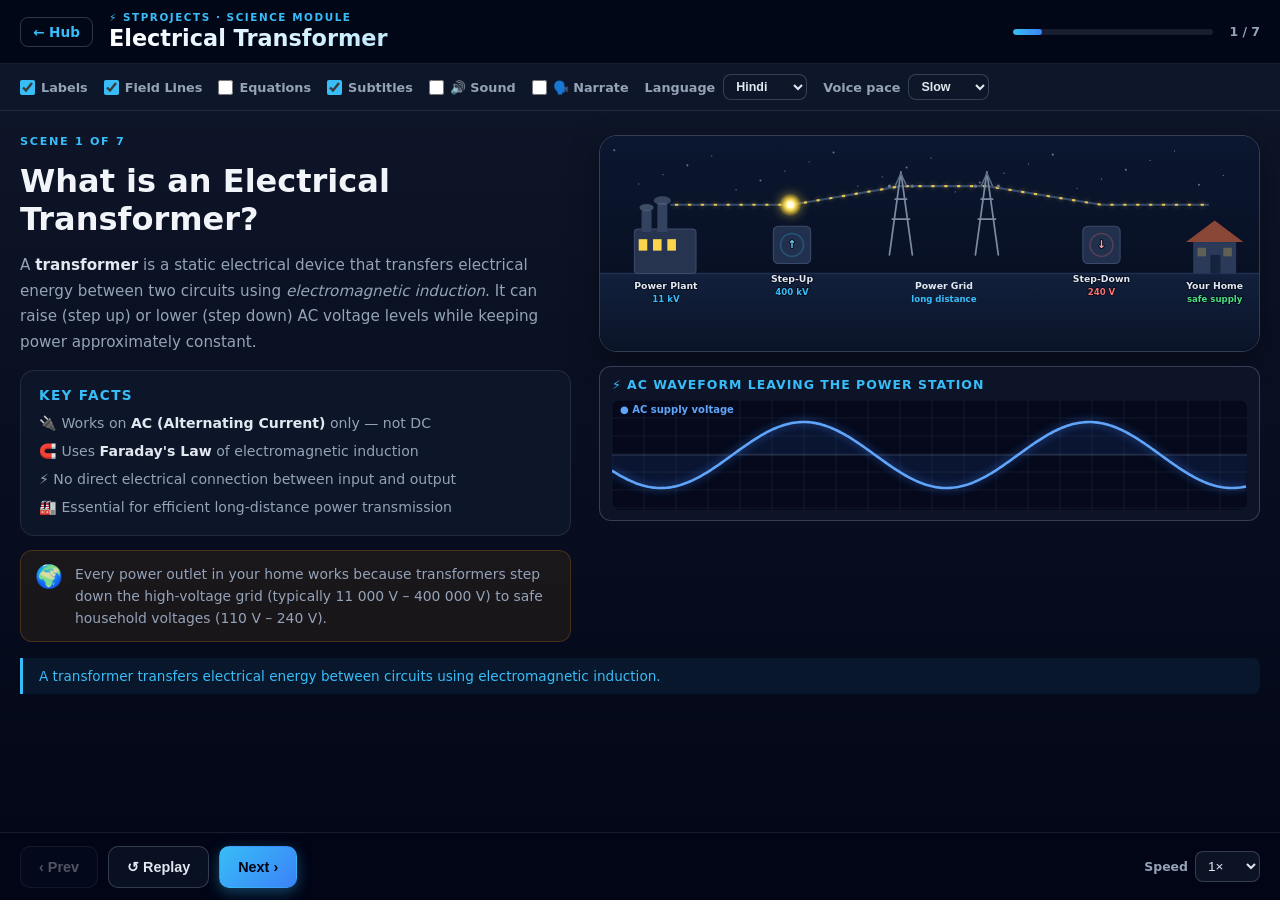
<file: games/transformer/index.html>
<!DOCTYPE html>
<html lang="en">
<head>
  <meta charset="UTF-8"/>
  <meta name="viewport" content="width=device-width, initial-scale=1.0"/>
  <meta name="description" content="Interactive educational module explaining how an electrical transformer works — step-up, step-down, construction, and quizzes."/>
  <title>Electrical Transformer – Interactive Module</title>
  <link rel="stylesheet" href="style.css"/>
</head>
<body>

  <!-- ── Module header ──────────────────────────────────────────────────── -->
  <header class="mod-header" role="banner">
    <a class="back-link" href="../../index.html" aria-label="Back to Game Hub">← Hub</a>
    <div class="header-center">
      <span class="mod-eyebrow">⚡ STProjects · Science Module</span>
      <h1 class="mod-title">Electrical Transformer</h1>
    </div>
    <div class="progress-wrap" aria-label="Module progress">
      <div class="progress-bar" id="progress-bar" role="progressbar"
           aria-valuenow="1" aria-valuemin="1" aria-valuemax="7"></div>
    </div>
    <span class="scene-counter" id="scene-counter" aria-live="polite">1 / 7</span>
  </header>

  <!-- ── Toggles panel ──────────────────────────────────────────────────── -->
  <div class="toggles-panel" id="toggles-panel" aria-label="Display options">
    <label class="tog-label" title="Show or hide part labels">
      <input type="checkbox" id="tog-labels" checked aria-label="Show labels"> Labels
    </label>
    <label class="tog-label" title="Show or hide magnetic field lines">
      <input type="checkbox" id="tog-flux" checked aria-label="Show field lines"> Field Lines
    </label>
    <label class="tog-label" title="Show or hide equations">
      <input type="checkbox" id="tog-equations" aria-label="Show equations"> Equations
    </label>
    <label class="tog-label" title="Show or hide subtitles">
      <input type="checkbox" id="tog-subtitles" checked aria-label="Show subtitles"> Subtitles
    </label>
    <label class="tog-label" title="Toggle sound effects (off by default)">
      <input type="checkbox" id="tog-audio" aria-label="Sound effects"> 🔊 Sound
    </label>
    <label class="tog-label" title="Toggle voice narration (off by default)">
      <input type="checkbox" id="tog-narrate" aria-label="Voice narration"> 🗣️ Narrate
    </label>
    <label class="tog-label tog-inline" title="Narration language">
      Language
      <select id="narration-lang" aria-label="Narration language">
        <option value="hi" selected>Hindi</option>
        <option value="en">English</option>
      </select>
    </label>
    <label class="tog-label tog-inline" title="Narration speed">
      Voice pace
      <select id="narration-pace" aria-label="Narration pace">
        <option value="slow" selected>Slow</option>
        <option value="normal">Normal</option>
      </select>
    </label>
  </div>

  <!-- ── Scene container ────────────────────────────────────────────────── -->
  <main id="app" class="app-shell" aria-live="polite">

    <!-- Scene 0 · Intro ──────────────────────────────────────────────── -->
    <section class="scene active" id="scene-0" data-scene="0" aria-labelledby="s0-title">
      <div class="scene-body two-col">
        <div class="scene-text">
          <p class="scene-eyebrow">Scene 1 of 7</p>
          <h2 class="scene-title" id="s0-title">What is an Electrical Transformer?</h2>
          <p class="scene-desc">
            A <strong>transformer</strong> is a static electrical device that transfers electrical
            energy between two circuits using <em>electromagnetic induction</em>. It can raise
            (step up) or lower (step down) AC voltage levels while keeping power approximately
            constant.
          </p>
          <div class="key-points reveal-up" style="animation-delay:0.3s">
            <h3>Key Facts</h3>
            <ul>
              <li>🔌 Works on <strong>AC (Alternating Current)</strong> only — not DC</li>
              <li>🧲 Uses <strong>Faraday's Law</strong> of electromagnetic induction</li>
              <li>⚡ No direct electrical connection between input and output</li>
              <li>🏭 Essential for efficient long-distance power transmission</li>
            </ul>
          </div>
          <div class="real-world-box reveal-up" style="animation-delay:0.5s">
            <span class="rw-icon">🌍</span>
            <p>Every power outlet in your home works because transformers step down the
               high-voltage grid (typically 11 000 V – 400 000 V) to safe household
               voltages (110 V – 240 V).</p>
          </div>
        </div>
        <div class="scene-visual" id="vis-0"></div>
      </div>
      <div class="scene-subtitle" id="sub-0">
        A transformer transfers electrical energy between circuits using electromagnetic induction.
      </div>
    </section>

    <!-- Scene 1 · Construction ───────────────────────────────────────── -->
    <section class="scene" id="scene-1" data-scene="1" aria-labelledby="s1-title">
      <div class="scene-body two-col">
        <div class="scene-text">
          <p class="scene-eyebrow">Scene 2 of 7</p>
          <h2 class="scene-title" id="s1-title">Construction of a Transformer</h2>
          <p class="scene-desc">
            A transformer has three main parts. Click on any highlighted part in the diagram
            to learn more about it.
          </p>
          <div id="tooltip-box" class="tooltip-box" aria-live="polite">
            <p class="tooltip-hint">👆 Click a component in the diagram.</p>
          </div>
          <div class="part-legend">
            <div class="legend-item"><span class="dot dot-core"></span> Laminated Iron Core</div>
            <div class="legend-item"><span class="dot dot-primary"></span> Primary Winding (Blue)</div>
            <div class="legend-item"><span class="dot dot-secondary"></span> Secondary Winding (Red)</div>
          </div>
        </div>
        <div class="scene-visual" id="vis-1"></div>
      </div>
      <div class="scene-subtitle" id="sub-1">
        Primary winding receives AC input; secondary winding delivers output — both linked by the iron core.
      </div>
    </section>

    <!-- Scene 2 · Working Principle ─────────────────────────────────── -->
    <section class="scene" id="scene-2" data-scene="2" aria-labelledby="s2-title">
      <div class="scene-body two-col">
        <div class="scene-text">
          <p class="scene-eyebrow">Scene 3 of 7</p>
          <h2 class="scene-title" id="s2-title">How a Transformer Works</h2>
          <ol class="step-list">
            <li class="step-item" id="step-1">
              <span class="step-num">1</span>
              <div>
                <strong>AC enters primary winding</strong> — alternating current flows through
                the primary coil (blue), creating an alternating magnetic field.
              </div>
            </li>
            <li class="step-item" id="step-2">
              <span class="step-num">2</span>
              <div>
                <strong>Alternating magnetic flux in core</strong> — the iron core channels the
                rapidly changing magnetic flux (green) around its closed magnetic loop.
              </div>
            </li>
            <li class="step-item" id="step-3">
              <span class="step-num">3</span>
              <div>
                <strong>Flux links to secondary winding</strong> — the same changing flux passes
                through the secondary coil (red), inducing an EMF (Faraday's Law).
              </div>
            </li>
            <li class="step-item" id="step-4">
              <span class="step-num">4</span>
              <div>
                <strong>AC output delivered</strong> — the induced EMF drives alternating current
                through the connected load. No direct electrical path exists between input and output.
              </div>
            </li>
          </ol>
        </div>
        <div class="scene-visual" id="vis-2"></div>
      </div>
      <div class="scene-subtitle" id="sub-2">
        Energy transfers magnetically — there is no direct electrical connection between the two circuits.
      </div>
    </section>

    <!-- Scene 3 · Step-Up ────────────────────────────────────────────── -->
    <section class="scene" id="scene-3" data-scene="3" aria-labelledby="s3-title">
      <div class="scene-body two-col">
        <div class="scene-text">
          <p class="scene-eyebrow">Scene 4 of 7</p>
          <h2 class="scene-title" id="s3-title">Step-Up Transformer</h2>
          <p class="scene-desc">
            When the secondary winding has <strong>more turns</strong> than the primary
            (N<sub>s</sub> &gt; N<sub>p</sub>), the output voltage is <em>higher</em> than
            the input — and the output current is proportionally lower.
          </p>
          <div class="formula-card reveal-up" id="eq-stepup" style="animation-delay:0.2s">
            <div class="formula">V<sub>s</sub> / V<sub>p</sub> = N<sub>s</sub> / N<sub>p</sub> &gt; 1</div>
            <p>Output voltage &gt; Input voltage &nbsp;|&nbsp; Output current &lt; Input current</p>
          </div>
          <div class="real-world-box reveal-up" style="animation-delay:0.4s">
            <span class="rw-illus" id="illus-stepup" aria-hidden="true"></span>
            <p><strong>Real-world example:</strong> Power stations step up 11 kV to
               400 kV for efficient long-distance transmission through overhead lines.</p>
          </div>
          <div class="bar-charts" id="bars-stepup">
            <div class="bar-group">
              <div class="bar-label">Vp (input)</div>
              <div class="bar-track"><div class="bar bar-blue" style="width:33%"></div></div>
              <span class="bar-val">1×</span>
            </div>
            <div class="bar-group">
              <div class="bar-label">Vs (output)</div>
              <div class="bar-track"><div class="bar bar-red" id="bar-vs-up" style="width:0%"></div></div>
              <span class="bar-val" id="bv-vs-up">3×</span>
            </div>
          </div>
        </div>
        <div class="scene-visual" id="vis-3"></div>
      </div>
      <div class="scene-subtitle" id="sub-3">
        More secondary turns → higher voltage, lower current. Used in power grid transmission.
      </div>
    </section>

    <!-- Scene 4 · Step-Down ──────────────────────────────────────────── -->
    <section class="scene" id="scene-4" data-scene="4" aria-labelledby="s4-title">
      <div class="scene-body two-col">
        <div class="scene-text">
          <p class="scene-eyebrow">Scene 5 of 7</p>
          <h2 class="scene-title" id="s4-title">Step-Down Transformer</h2>
          <p class="scene-desc">
            When the secondary winding has <strong>fewer turns</strong> than the primary
            (N<sub>s</sub> &lt; N<sub>p</sub>), the output voltage is <em>lower</em> than
            the input — and the output current is proportionally higher.
          </p>
          <div class="formula-card reveal-up" id="eq-stepdown" style="animation-delay:0.2s">
            <div class="formula">V<sub>s</sub> / V<sub>p</sub> = N<sub>s</sub> / N<sub>p</sub> &lt; 1</div>
            <p>Output voltage &lt; Input voltage &nbsp;|&nbsp; Output current &gt; Input current</p>
          </div>
          <div class="real-world-box reveal-up" style="animation-delay:0.4s">
            <span class="rw-illus" id="illus-stepdown" aria-hidden="true"></span>
            <p><strong>Real-world example:</strong> Your mobile charger contains a step-down
               transformer that converts 240 V mains supply to 5 V for charging.</p>
          </div>
          <div class="bar-charts" id="bars-stepdown">
            <div class="bar-group">
              <div class="bar-label">Vp (input)</div>
              <div class="bar-track"><div class="bar bar-blue" style="width:100%"></div></div>
              <span class="bar-val">1×</span>
            </div>
            <div class="bar-group">
              <div class="bar-label">Vs (output)</div>
              <div class="bar-track"><div class="bar bar-red" id="bar-vs-down" style="width:0%"></div></div>
              <span class="bar-val" id="bv-vs-down">0.33×</span>
            </div>
          </div>
        </div>
        <div class="scene-visual" id="vis-4"></div>
      </div>
      <div class="scene-subtitle" id="sub-4">
        Fewer secondary turns → lower voltage, higher current. Used in chargers and appliances.
      </div>
    </section>

    <!-- Scene 5 · Formula ────────────────────────────────────────────── -->
    <section class="scene" id="scene-5" data-scene="5" aria-labelledby="s5-title">
      <div class="scene-body two-col">
        <div class="scene-text">
          <p class="scene-eyebrow">Scene 6 of 7</p>
          <h2 class="scene-title" id="s5-title">Formulas &amp; Key Concepts</h2>

          <div class="formula-group">
            <div class="formula-card big" id="eq-main">
              <div class="formula">V<sub>s</sub> / V<sub>p</sub> = N<sub>s</sub> / N<sub>p</sub> = I<sub>p</sub> / I<sub>s</sub></div>
              <p>Turns ratio governs both voltage and current transformation.</p>
            </div>
            <div class="formula-card big" id="eq-power">
              <div class="formula">V<sub>p</sub> · I<sub>p</sub> ≈ V<sub>s</sub> · I<sub>s</sub></div>
              <p>Ideal transformer: input power equals output power (100% efficiency).</p>
            </div>
          </div>

          <div class="calculator" id="calc">
            <h3>Interactive Calculator</h3>
            <div class="calc-grid">
              <label>Vp (V) <input type="number" id="calc-vp" value="230" min="1" max="10000"/></label>
              <label>Np (turns) <input type="number" id="calc-np" value="100" min="1" max="10000"/></label>
              <label>Ns (turns) <input type="number" id="calc-ns" value="500" min="1" max="10000"/></label>
            </div>
            <div class="calc-result" id="calc-result">
              Vs = <span id="r-vs">1150</span> V &nbsp;|&nbsp;
              Turns ratio = <span id="r-ratio">5.00</span>
            </div>
          </div>
        </div>
        <div class="scene-visual" id="vis-5"></div>
      </div>
      <div class="scene-subtitle" id="sub-5">
        The turns ratio determines everything: voltage, current, and power transformation.
      </div>
    </section>

    <!-- Scene 6 · Quiz ───────────────────────────────────────────────── -->
    <section class="scene" id="scene-6" data-scene="6" aria-labelledby="s6-title">
      <div class="scene-body single-col">
        <p class="scene-eyebrow">Scene 7 of 7</p>
        <h2 class="scene-title" id="s6-title">🎓 Knowledge Check</h2>
        <p class="scene-desc">Answer all 6 questions, then submit to see your score.</p>

        <div id="quiz-container" class="quiz-container"></div>

        <div class="quiz-footer">
          <button id="quiz-submit-btn" class="quiz-btn" type="button" disabled>
            Submit Answers
          </button>
          <button id="quiz-retry-btn" class="quiz-btn quiz-btn-sec hidden" type="button">
            Try Again
          </button>
        </div>

        <div id="quiz-result" class="quiz-result hidden" aria-live="polite"></div>
        <div id="quiz-takeaways" class="takeaways hidden">
          <h3>📌 Key Takeaways</h3>
          <ul>
            <li>Transformers work on <strong>AC only</strong> via Faraday's Law.</li>
            <li>Turns ratio = Ns / Np determines voltage transformation.</li>
            <li>Step-up: Ns &gt; Np → higher voltage, lower current.</li>
            <li>Step-down: Ns &lt; Np → lower voltage, higher current.</li>
            <li>Ideal transformer conserves power: Vp·Ip = Vs·Is.</li>
          </ul>
        </div>
      </div>
      <div class="scene-subtitle" id="sub-6">
        Test your understanding of transformer theory!
      </div>
    </section>

  </main>

  <!-- ── Controls bar ───────────────────────────────────────────────────── -->
  <nav class="controls-bar" aria-label="Module controls">
    <button id="btn-prev" class="ctrl-btn" aria-label="Previous scene" disabled>‹ Prev</button>
    <button id="btn-replay" class="ctrl-btn" aria-label="Replay animation">↺ Replay</button>
    <button id="btn-next" class="ctrl-btn ctrl-primary" aria-label="Next scene">Next ›</button>
    <div class="speed-wrap">
      <span class="speed-label">Speed</span>
      <select id="speed-sel" aria-label="Animation speed">
        <option value="0.5">0.5×</option>
        <option value="1" selected>1×</option>
        <option value="1.5">1.5×</option>
        <option value="2">2×</option>
      </select>
    </div>
  </nav>

  <!-- GSAP animation library -->
  <script src="https://cdnjs.cloudflare.com/ajax/libs/gsap/3.12.5/gsap.min.js"></script>
  <script src="../shared/gsap-fallback.js"></script>
  <script src="app.js"></script>
</body>
</html>
</file>
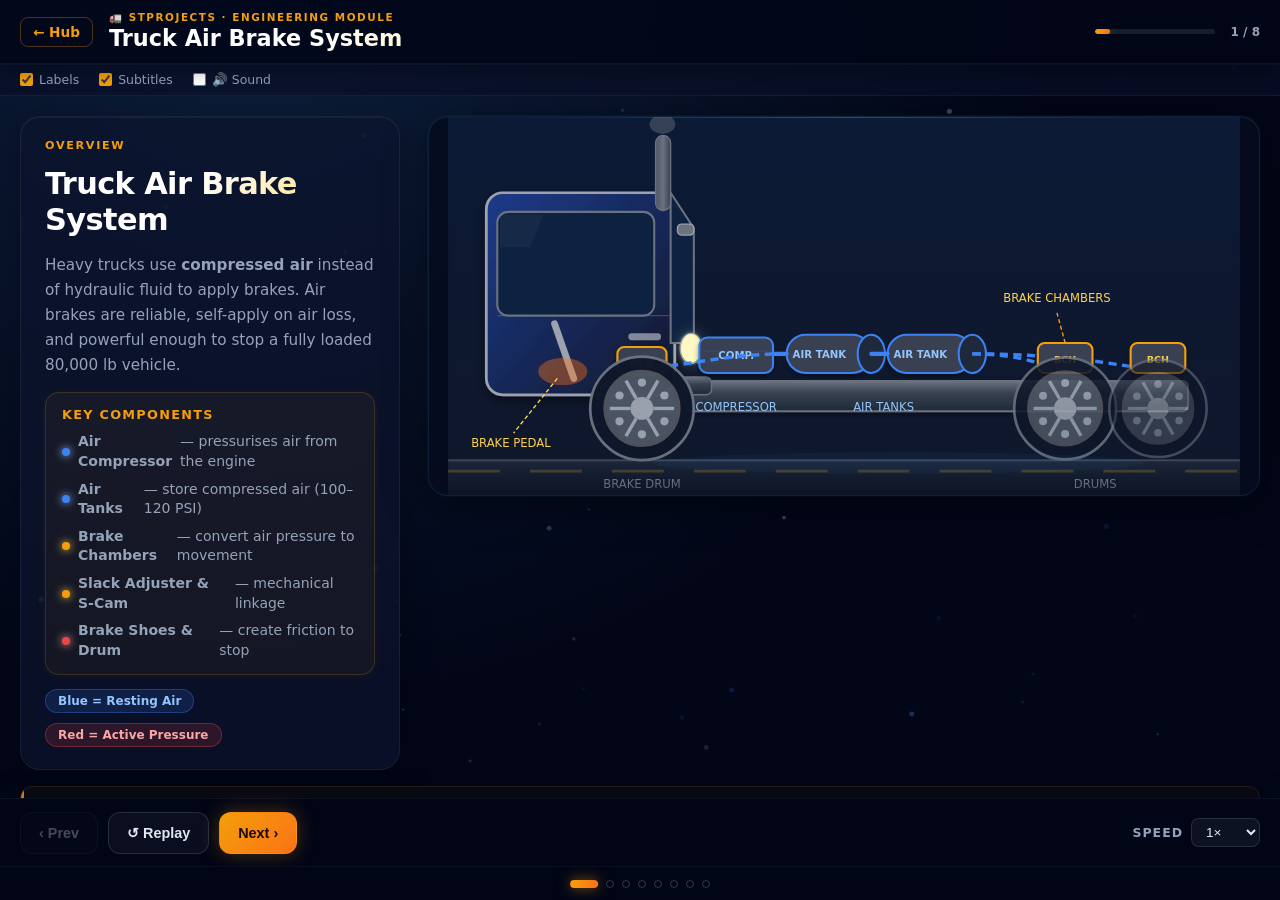
<file: games/truck-brake/index.html>
<!DOCTYPE html>
<html lang="en">
<head>
  <meta charset="UTF-8"/>
  <meta name="viewport" content="width=device-width, initial-scale=1.0"/>
  <meta name="description" content="Interactive animated explainer showing how a truck air brake system works — step-by-step with labelled SVG diagrams and color-coded pressure animation."/>
  <title>Truck Air Brake System – Animated Explainer</title>
  <link rel="stylesheet" href="style.css"/>
</head>
<body>
  <canvas id="bg-canvas" aria-hidden="true"></canvas>

  <!-- ── Module header ──────────────────────────────────────────────── -->
  <header class="mod-header" role="banner">
    <a class="back-link" href="../../index.html" aria-label="Back to Game Hub">← Hub</a>
    <div class="header-center">
      <span class="mod-eyebrow">🚛 STProjects · Engineering Module</span>
      <h1 class="mod-title">Truck Air Brake System</h1>
    </div>
    <div class="progress-wrap" aria-label="Module progress">
      <div class="progress-bar" id="progress-bar" role="progressbar"
           aria-valuenow="1" aria-valuemin="1" aria-valuemax="8"></div>
    </div>
    <span class="scene-counter" id="scene-counter" aria-live="polite">1 / 8</span>
  </header>

  <!-- ── Toggles panel ──────────────────────────────────────────────── -->
  <div class="toggles-panel" id="toggles-panel" aria-label="Display options">
    <label class="tog-label" title="Show or hide part labels">
      <input type="checkbox" id="tog-labels" checked aria-label="Show labels"> Labels
    </label>
    <label class="tog-label" title="Show or hide subtitles">
      <input type="checkbox" id="tog-subtitles" checked aria-label="Show subtitles"> Subtitles
    </label>
    <label class="tog-label" title="Enable sound effects">
      <input type="checkbox" id="tog-sound" aria-label="Enable sound"> 🔊 Sound
    </label>
  </div>

  <!-- ── Scene container ────────────────────────────────────────────── -->
  <main id="app" class="app-shell" aria-live="polite">

    <!-- Scene 0 · Overview ───────────────────────────────────────── -->
    <section class="scene active" id="scene-0" data-scene="0" aria-labelledby="s0-title">
      <div class="scene-body two-col">
        <div class="scene-text">
          <p class="scene-eyebrow">Overview</p>
          <h2 class="scene-title" id="s0-title">Truck Air Brake System</h2>
          <p class="scene-desc">
            Heavy trucks use <strong>compressed air</strong> instead of hydraulic fluid to
            apply brakes. Air brakes are reliable, self-apply on air loss, and powerful
            enough to stop a fully loaded 80,000 lb vehicle.
          </p>
          <div class="key-points reveal-up" style="animation-delay:0.3s">
            <h3>Key Components</h3>
            <ul>
              <li><span class="dot-blue"></span> <strong>Air Compressor</strong> — pressurises air from the engine</li>
              <li><span class="dot-blue"></span> <strong>Air Tanks</strong> — store compressed air (100–120 PSI)</li>
              <li><span class="dot-amber"></span> <strong>Brake Chambers</strong> — convert air pressure to movement</li>
              <li><span class="dot-amber"></span> <strong>Slack Adjuster &amp; S-Cam</strong> — mechanical linkage</li>
              <li><span class="dot-red"></span> <strong>Brake Shoes &amp; Drum</strong> — create friction to stop</li>
            </ul>
          </div>
          <div class="legend-row">
            <span class="legend-chip chip-blue">Blue = Resting Air</span>
            <span class="legend-chip chip-red">Red = Active Pressure</span>
          </div>
        </div>
        <div class="scene-visual" id="vis-0"></div>
      </div>
      <div class="scene-subtitle" id="sub-0">
        Air brakes use compressed air to push shoes against a rotating drum — stopping the truck safely.
      </div>
    </section>

    <!-- Scene 1 · Step 1 ─────────────────────────────────────────── -->
    <section class="scene" id="scene-1" data-scene="1" aria-labelledby="s1-title">
      <div class="scene-body two-col">
        <div class="scene-text">
          <p class="scene-eyebrow">Step 1 of 7</p>
          <h2 class="scene-title" id="s1-title">Driver Presses Brake Pedal</h2>
          <p class="scene-desc">
            Depressing the brake pedal opens the <strong>foot valve (treadle valve)</strong>
            inside the cab. This valve controls how much compressed air flows from the
            reservoir tanks toward the brake chambers at each wheel.
          </p>
          <div class="step-fact reveal-up" style="animation-delay:0.25s">
            <span class="fact-icon">💡</span>
            <p>Partial pedal pressure = partial braking. The foot valve is proportional —
               more pedal travel releases more air pressure for stronger braking.</p>
          </div>
          <div class="step-chips reveal-up" style="animation-delay:0.45s">
            <span class="status-chip">Pedal: Pressed ↓</span>
            <span class="status-chip chip-active">Foot Valve: Open</span>
          </div>
        </div>
        <div class="scene-visual" id="vis-1"></div>
      </div>
      <div class="scene-subtitle" id="sub-1">
        The foot valve opens — allowing pressurised air to flow toward the brake chambers.
      </div>
    </section>

    <!-- Scene 2 · Step 2 ─────────────────────────────────────────── -->
    <section class="scene" id="scene-2" data-scene="2" aria-labelledby="s2-title">
      <div class="scene-body two-col">
        <div class="scene-text">
          <p class="scene-eyebrow">Step 2 of 7</p>
          <h2 class="scene-title" id="s2-title">Air Pressure Travels Through Brake Lines</h2>
          <p class="scene-desc">
            Compressed air stored at <strong>100–120 PSI</strong> in the reservoir tanks
            rushes through rigid steel and flexible rubber brake lines to every
            brake chamber simultaneously.
          </p>
          <div class="step-fact reveal-up" style="animation-delay:0.25s">
            <span class="fact-icon">💡</span>
            <p>Air travels at nearly the speed of sound through the lines — brake response
               is almost instantaneous even on an 18-wheeler with many axles.</p>
          </div>
          <div class="pressure-gauge-wrap reveal-up" style="animation-delay:0.45s">
            <div class="gauge-label">Reservoir Pressure</div>
            <div class="gauge-bar"><div class="gauge-fill" id="gauge-fill"></div></div>
            <div class="gauge-val" id="gauge-val">0 PSI</div>
          </div>
        </div>
        <div class="scene-visual" id="vis-2"></div>
      </div>
      <div class="scene-subtitle" id="sub-2">
        Air flows — notice the colour change from blue (resting) to red (active pressure).
      </div>
    </section>

    <!-- Scene 3 · Step 3 ─────────────────────────────────────────── -->
    <section class="scene" id="scene-3" data-scene="3" aria-labelledby="s3-title">
      <div class="scene-body two-col">
        <div class="scene-text">
          <p class="scene-eyebrow">Step 3 of 7</p>
          <h2 class="scene-title" id="s3-title">Brake Chamber Pushrod Extends</h2>
          <p class="scene-desc">
            Pressurised air enters the brake chamber and pushes against a flexible
            <strong>rubber diaphragm</strong>. The diaphragm presses on a metal plate,
            extending the <strong>pushrod</strong> outward with considerable force.
          </p>
          <div class="step-fact reveal-up" style="animation-delay:0.25s">
            <span class="fact-icon">💡</span>
            <p>A typical brake chamber at 90 PSI exerts about 2,250 lbs of force on the
               pushrod — that mechanical force travels down the linkage to the brakes.</p>
          </div>
          <div class="step-chips reveal-up" style="animation-delay:0.45s">
            <span class="status-chip chip-active">Diaphragm: Pressurised</span>
            <span class="status-chip chip-active">Pushrod: Extending →</span>
          </div>
        </div>
        <div class="scene-visual" id="vis-3"></div>
      </div>
      <div class="scene-subtitle" id="sub-3">
        Air pressure → diaphragm flex → pushrod extends outward from the chamber.
      </div>
    </section>

    <!-- Scene 4 · Step 4 ─────────────────────────────────────────── -->
    <section class="scene" id="scene-4" data-scene="4" aria-labelledby="s4-title">
      <div class="scene-body two-col">
        <div class="scene-text">
          <p class="scene-eyebrow">Step 4 of 7</p>
          <h2 class="scene-title" id="s4-title">Slack Adjuster Rotates the S-Cam</h2>
          <p class="scene-desc">
            The pushrod connects via a clevis pin to the <strong>slack adjuster</strong> — a
            short arm on the end of the S-cam shaft. Linear pushrod movement becomes
            <em>rotational</em> S-cam movement.
          </p>
          <div class="step-fact reveal-up" style="animation-delay:0.25s">
            <span class="fact-icon">💡</span>
            <p>The slack adjuster also compensates for brake shoe wear — it can be
               manually or automatically adjusted to maintain correct pushrod stroke length.</p>
          </div>
          <div class="step-chips reveal-up" style="animation-delay:0.45s">
            <span class="status-chip chip-active">Slack Adjuster: Rotating ↻</span>
            <span class="status-chip chip-active">S-Cam Shaft: Rotating ↻</span>
          </div>
        </div>
        <div class="scene-visual" id="vis-4"></div>
      </div>
      <div class="scene-subtitle" id="sub-4">
        Linear pushrod motion is converted to S-cam rotation through the slack adjuster arm.
      </div>
    </section>

    <!-- Scene 5 · Step 5 ─────────────────────────────────────────── -->
    <section class="scene" id="scene-5" data-scene="5" aria-labelledby="s5-title">
      <div class="scene-body two-col">
        <div class="scene-text">
          <p class="scene-eyebrow">Step 5 of 7</p>
          <h2 class="scene-title" id="s5-title">Brake Shoes Press Against Drum</h2>
          <p class="scene-desc">
            The rotating S-cam pushes two <strong>brake shoes</strong> outward. Each shoe
            is lined with high-friction material. The shoes press against the inner surface
            of the spinning <strong>brake drum</strong>, which is bolted to the wheel hub.
          </p>
          <div class="step-fact reveal-up" style="animation-delay:0.25s">
            <span class="fact-icon">💡</span>
            <p>The S-cam design ensures both shoes press with equal force simultaneously,
               providing balanced braking and even wear on the drum surface.</p>
          </div>
          <div class="step-chips reveal-up" style="animation-delay:0.45s">
            <span class="status-chip chip-red">Shoes: Pressed Outward</span>
            <span class="status-chip chip-red">Drum Contact: Active</span>
          </div>
        </div>
        <div class="scene-visual" id="vis-5"></div>
      </div>
      <div class="scene-subtitle" id="sub-5">
        S-cam rotation forces brake shoes outward — linings contact the spinning drum.
      </div>
    </section>

    <!-- Scene 6 · Step 6 ─────────────────────────────────────────── -->
    <section class="scene" id="scene-6" data-scene="6" aria-labelledby="s6-title">
      <div class="scene-body two-col">
        <div class="scene-text">
          <p class="scene-eyebrow">Step 6 of 7</p>
          <h2 class="scene-title" id="s6-title">Friction Slows Wheel Rotation</h2>
          <p class="scene-desc">
            The friction between brake lining and drum converts the wheel's
            <strong>kinetic energy into heat</strong>. The drum temperature can exceed
            300°C during hard braking. The wheel decelerates and the truck slows.
          </p>
          <div class="step-fact reveal-up" style="animation-delay:0.25s">
            <span class="fact-icon">⚠️</span>
            <p><strong>Brake fade warning:</strong> Repeated hard braking without cooling
               can overheat the drums, reducing friction and braking effectiveness.
               Truck drivers use engine braking on long downhill grades.</p>
          </div>
          <div class="step-chips reveal-up" style="animation-delay:0.45s">
            <span class="status-chip chip-red">Friction: High Heat</span>
            <span class="status-chip chip-amber">Wheel: Decelerating</span>
          </div>
        </div>
        <div class="scene-visual" id="vis-6"></div>
      </div>
      <div class="scene-subtitle" id="sub-6">
        Shoe-drum friction converts kinetic energy to heat — the wheel gradually stops.
      </div>
    </section>

    <!-- Scene 7 · Step 7 ─────────────────────────────────────────── -->
    <section class="scene" id="scene-7" data-scene="7" aria-labelledby="s7-title">
      <div class="scene-body two-col">
        <div class="scene-text">
          <p class="scene-eyebrow">Step 7 of 7</p>
          <h2 class="scene-title" id="s7-title">Release — Return Springs Reset</h2>
          <p class="scene-desc">
            When the driver releases the brake pedal, the foot valve closes and the
            air exhausts to atmosphere. <strong>Return springs</strong> inside the drum
            pull the brake shoes back away from the drum, and the pushrod retracts.
          </p>
          <div class="step-fact reveal-up" style="animation-delay:0.25s">
            <span class="fact-icon">💡</span>
            <p><strong>Fail-safe design:</strong> Spring brakes (parking brakes) work in
               reverse — strong coil springs apply the brakes automatically if air
               pressure is lost. Air pressure holds the spring brakes <em>off</em>.</p>
          </div>
          <div class="step-chips reveal-up" style="animation-delay:0.45s">
            <span class="status-chip">Pedal: Released ↑</span>
            <span class="status-chip">Shoes: Retracted</span>
            <span class="status-chip chip-active">Wheel: Free to Rotate</span>
          </div>
        </div>
        <div class="scene-visual" id="vis-7"></div>
      </div>
      <div class="scene-subtitle" id="sub-7">
        Pedal release → air exhausts → springs pull shoes back → brakes fully released.
      </div>
    </section>

  </main>

  <!-- ── Controls bar ───────────────────────────────────────────────── -->
  <nav class="controls-bar" aria-label="Module controls">
    <button id="btn-prev" class="ctrl-btn" aria-label="Previous scene" disabled>‹ Prev</button>
    <button id="btn-replay" class="ctrl-btn" aria-label="Replay animation">↺ Replay</button>
    <button id="btn-next" class="ctrl-btn ctrl-primary" aria-label="Next scene">Next ›</button>
    <div class="speed-wrap">
      <span class="speed-label">Speed</span>
      <select id="speed-sel" aria-label="Animation speed">
        <option value="0.5">0.5×</option>
        <option value="1" selected>1×</option>
        <option value="1.5">1.5×</option>
        <option value="2">2×</option>
      </select>
    </div>
  </nav>

  <!-- ── Dot navigation ────────────────────────────────────────────────── -->
  <div class="dot-nav" id="dot-nav" aria-label="Scene navigation"></div>

  <script src="https://cdnjs.cloudflare.com/ajax/libs/gsap/3.12.5/gsap.min.js"></script>
  <script src="../shared/gsap-fallback.js"></script>
  <script src="app.js"></script>
</body>
</html>
</file>
<file: style.css>
/* ─── Design tokens ────────────────────────────────────────────────────────── */
:root {
  --bg: #020617;
  --surface: rgba(15, 23, 42, 0.85);
  --surface-hover: rgba(22, 34, 64, 0.95);
  --edge: rgba(148, 163, 184, 0.15);
  --edge-hover: rgba(148, 163, 184, 0.35);
  --text: #e2e8f0;
  --muted: #94a3b8;
  --accent: #38bdf8;
  --gold: #f59e0b;
  --archer-a: #f97316;
  --archer-b: #fb923c;
  --chess-a: #818cf8;
  --chess-b: #a78bfa;
  --tx-a: #22c55e;
  --tx-b: #38bdf8;
  --brake-a: #f59e0b;
  --brake-b: #fb923c;
  --hydro-a: #06b6d4;
  --hydro-b: #3b82f6;
  --rf-a: #ec4899;
  --rf-b: #8b5cf6;
  --fan-a: #3b82f6;
  --fan-b: #10b981;
  --charger-a: #7c3aed;
  --charger-b: #a78bfa;
  --projectile-a: #f97316;
  --projectile-b: #fb7185;
  --pendulum-a: #22c55e;
  --pendulum-b: #06b6d4;
  --prism-a: #a855f7;
  --prism-b: #38bdf8;
}

* { box-sizing: border-box; }

/* ─── Page base ─────────────────────────────────────────────────────────────── */
body {
  margin: 0;
  min-height: 100vh;
  display: flex;
  flex-direction: column;
  align-items: center;
  padding: 48px 20px 40px;
  font-family: Inter, 'Segoe UI', system-ui, sans-serif;
  color: var(--text);
  background:
    radial-gradient(ellipse 120% 60% at 50% -10%, rgba(56, 189, 248, 0.14) 0%, transparent 60%),
    radial-gradient(ellipse 80% 40% at 90% 80%, rgba(139, 92, 246, 0.1) 0%, transparent 55%),
    linear-gradient(180deg, #0f172a 0%, var(--bg) 100%);
  overflow-x: hidden;
}

/* ─── Floating particles ─────────────────────────────────────────────────────── */
.particles {
  position: fixed;
  inset: 0;
  pointer-events: none;
  z-index: 0;
  overflow: hidden;
}

.particles span {
  position: absolute;
  width: 2px;
  height: 2px;
  border-radius: 50%;
  background: var(--accent);
  opacity: 0;
  animation: float-up var(--dur, 12s) var(--delay, 0s) infinite ease-in;
}

.particles span:nth-child(1)  { left: 10%; --dur: 14s; --delay: 0s;  }
.particles span:nth-child(2)  { left: 25%; --dur: 11s; --delay: 2s;  background: var(--gold); }
.particles span:nth-child(3)  { left: 40%; --dur: 16s; --delay: 4s;  }
.particles span:nth-child(4)  { left: 55%; --dur: 13s; --delay: 1s;  background: var(--chess-a); }
.particles span:nth-child(5)  { left: 70%; --dur: 15s; --delay: 5s;  }
.particles span:nth-child(6)  { left: 82%; --dur: 10s; --delay: 3s;  background: var(--archer-a); }
.particles span:nth-child(7)  { left: 15%; --dur: 18s; --delay: 6s;  }
.particles span:nth-child(8)  { left: 50%; --dur: 12s; --delay: 7s;  background: var(--gold); }
.particles span:nth-child(9)  { left: 65%; --dur: 14s; --delay: 2.5s;}
.particles span:nth-child(10) { left: 90%; --dur: 11s; --delay: 9s;  background: var(--chess-b); }

@keyframes float-up {
  0%   { transform: translateY(100vh) scale(1);   opacity: 0; }
  10%  { opacity: 0.6; }
  90%  { opacity: 0.3; }
  100% { transform: translateY(-10vh) scale(0.4); opacity: 0; }
}

/* ─── Hub shell ──────────────────────────────────────────────────────────────── */
.hub-shell {
  position: relative;
  z-index: 1;
  width: min(1160px, 100%);
  display: flex;
  flex-direction: column;
  align-items: center;
  gap: 48px;
}

/* ─── Hero ───────────────────────────────────────────────────────────────────── */
.hero {
  text-align: center;
  animation: fade-in-up 0.7s ease both;
}

.eyebrow {
  margin: 0 0 14px;
  color: var(--accent);
  text-transform: uppercase;
  letter-spacing: 0.22em;
  font-size: 0.75rem;
  font-weight: 700;
}

.hero h1 {
  margin: 0;
  font-size: clamp(2.8rem, 7vw, 5rem);
  font-weight: 800;
  background: linear-gradient(135deg, #fff 0%, var(--accent) 55%, var(--gold) 100%);
  -webkit-background-clip: text;
  -webkit-text-fill-color: transparent;
  background-clip: text;
  line-height: 1.1;
}

.hero-copy {
  margin: 16px auto 0;
  max-width: 520px;
  color: var(--muted);
  font-size: 1.05rem;
  line-height: 1.65;
}

.hero-badge {
  display: inline-flex;
  align-items: center;
  gap: 7px;
  margin-top: 20px;
  padding: 6px 14px;
  border: 1px solid var(--edge);
  border-radius: 999px;
  background: rgba(56, 189, 248, 0.07);
  color: var(--accent);
  font-size: 0.8rem;
  font-weight: 600;
}

.badge-dot {
  width: 7px;
  height: 7px;
  border-radius: 50%;
  background: var(--ok, #22c55e);
  box-shadow: 0 0 0 2px rgba(34, 197, 94, 0.3);
  animation: pulse-dot 2s ease-in-out infinite;
}

@keyframes pulse-dot {
  0%, 100% { box-shadow: 0 0 0 2px rgba(34, 197, 94, 0.3); }
  50%       { box-shadow: 0 0 0 5px rgba(34, 197, 94, 0.0); }
}

/* ─── Game grid ──────────────────────────────────────────────────────────────── */
.game-grid {
  display: grid;
  grid-template-columns: repeat(auto-fit, minmax(320px, 1fr));
  gap: 24px;
  width: 100%;
}

/* ─── Game card ──────────────────────────────────────────────────────────────── */
.game-card {
  position: relative;
  display: flex;
  flex-direction: column;
  gap: 20px;
  padding: 28px;
  border: 1px solid var(--edge);
  border-radius: 24px;
  background: var(--surface);
  backdrop-filter: blur(12px);
  overflow: hidden;
  cursor: pointer;
  outline: none;
  transition:
    transform 0.3s cubic-bezier(0.34, 1.56, 0.64, 1),
    border-color 0.25s ease,
    box-shadow 0.3s ease;
  animation: fade-in-up 0.7s ease both;
  box-shadow: 0 8px 32px rgba(0, 0, 0, 0.35);
}

.game-card:nth-child(2) { animation-delay: 0.12s; }
.game-card:nth-child(3) { animation-delay: 0.22s; }
.game-card:nth-child(4) { animation-delay: 0.32s; }
.game-card:nth-child(5) { animation-delay: 0.42s; }
.game-card:nth-child(6) { animation-delay: 0.52s; }
.game-card:nth-child(7) { animation-delay: 0.62s; }
.game-card:nth-child(8) { animation-delay: 0.72s; }
.game-card:nth-child(9) { animation-delay: 0.82s; }
.game-card:nth-child(10) { animation-delay: 0.92s; }
.game-card:nth-child(11) { animation-delay: 1.02s; }

.game-card:hover,
.game-card:focus-visible {
  transform: translateY(-6px) scale(1.01);
  border-color: var(--edge-hover);
}

/* Archer card accent */
.card-archer:hover, .card-archer:focus-visible {
  box-shadow:
    0 20px 60px rgba(249, 115, 22, 0.2),
    0 0 0 1px rgba(249, 115, 22, 0.3);
}

/* Chess card accent */
.card-chess:hover, .card-chess:focus-visible {
  box-shadow:
    0 20px 60px rgba(129, 140, 248, 0.2),
    0 0 0 1px rgba(129, 140, 248, 0.3);
}

/* Transformer card accent */
.card-transformer:hover, .card-transformer:focus-visible {
  box-shadow:
    0 20px 60px rgba(34, 197, 94, 0.18),
    0 0 0 1px rgba(34, 197, 94, 0.3);
}

/* ─── Card glow (background gradient blobs) ──────────────────────────────────── */
.card-glow {
  position: absolute;
  top: -60px;
  right: -60px;
  width: 200px;
  height: 200px;
  border-radius: 50%;
  filter: blur(50px);
  opacity: 0.15;
  pointer-events: none;
  transition: opacity 0.3s ease;
}

.card-archer .card-glow  { background: var(--archer-a); }
.card-chess  .card-glow  { background: var(--chess-a); }
.card-transformer .card-glow { background: var(--tx-a); }
.card-brake       .card-glow { background: var(--brake-a); }
.card-hydro       .card-glow { background: var(--hydro-a); }
.card-rf          .card-glow { background: var(--rf-a); }
.card-fan         .card-glow { background: var(--fan-a); }
.card-charger     .card-glow { background: var(--charger-a); }
.card-projectile  .card-glow { background: var(--projectile-a); }
.card-pendulum    .card-glow { background: var(--pendulum-a); }
.card-prism       .card-glow { background: var(--prism-a); }

.game-card:hover .card-glow,
.game-card:focus-visible .card-glow {
  opacity: 0.3;
}

/* ─── Card icon ──────────────────────────────────────────────────────────────── */
.card-icon {
  font-size: 3rem;
  line-height: 1;
  filter: drop-shadow(0 4px 12px rgba(0, 0, 0, 0.4));
  transition: transform 0.3s cubic-bezier(0.34, 1.56, 0.64, 1);
  width: fit-content;
}

.game-card:hover .card-icon,
.game-card:focus-visible .card-icon {
  transform: scale(1.15) rotate(-5deg);
}

/* ─── Card body ──────────────────────────────────────────────────────────────── */
.card-body {
  flex: 1;
  display: flex;
  flex-direction: column;
  gap: 12px;
}

.card-meta {
  display: flex;
  gap: 8px;
  flex-wrap: wrap;
}

.game-tag {
  display: inline-block;
  padding: 3px 10px;
  border-radius: 999px;
  font-size: 0.73rem;
  font-weight: 700;
  text-transform: uppercase;
  letter-spacing: 0.1em;
}

.tag-action { background: rgba(249, 115, 22, 0.15); color: var(--archer-b); border: 1px solid rgba(249, 115, 22, 0.25); }
.tag-solo   { background: rgba(56, 189, 248, 0.1);  color: var(--accent);    border: 1px solid rgba(56, 189, 248, 0.2); }
.tag-board  { background: rgba(129, 140, 248, 0.15); color: var(--chess-a);  border: 1px solid rgba(129, 140, 248, 0.25); }
.tag-two    { background: rgba(167, 139, 250, 0.1);  color: var(--chess-b);  border: 1px solid rgba(167, 139, 250, 0.2); }
.tag-science { background: rgba(34, 197, 94, 0.12);  color: var(--tx-a);     border: 1px solid rgba(34, 197, 94, 0.25); }
.tag-edu     { background: rgba(56, 189, 248, 0.1);  color: var(--tx-b);     border: 1px solid rgba(56, 189, 248, 0.2); }
.tag-engineering { background: rgba(245, 158, 11, 0.12); color: var(--brake-a); border: 1px solid rgba(245, 158, 11, 0.25); }
.tag-energy { background: rgba(6, 182, 212, 0.14); color: var(--hydro-a); border: 1px solid rgba(6, 182, 212, 0.3); }
.tag-electronics { background: rgba(124, 58, 237, 0.14); color: var(--charger-b); border: 1px solid rgba(124, 58, 237, 0.3); }

.card-body h2 {
  margin: 0;
  font-size: 1.75rem;
  font-weight: 800;
  letter-spacing: -0.02em;
}

.card-body p {
  margin: 0;
  color: var(--muted);
  line-height: 1.6;
  font-size: 0.95rem;
}

/* ─── Feature list ───────────────────────────────────────────────────────────── */
.feature-list {
  margin: 4px 0 0;
  padding: 0;
  list-style: none;
  display: flex;
  flex-direction: column;
  gap: 6px;
}

.feature-list li {
  font-size: 0.875rem;
  color: var(--muted);
  display: flex;
  align-items: center;
  gap: 6px;
}

/* ─── Launch button ──────────────────────────────────────────────────────────── */
.launch-btn {
  display: inline-flex;
  align-items: center;
  justify-content: center;
  gap: 8px;
  min-height: 50px;
  padding: 0 22px;
  border-radius: 14px;
  font-weight: 700;
  font-size: 0.95rem;
  text-decoration: none;
  transition:
    filter 0.2s ease,
    transform 0.2s ease,
    gap 0.2s ease;
  position: relative;
  overflow: hidden;
}

.launch-btn::before {
  content: '';
  position: absolute;
  inset: 0;
  background: rgba(255, 255, 255, 0.12);
  opacity: 0;
  transition: opacity 0.2s ease;
}

.launch-btn:hover::before,
.launch-btn:focus-visible::before {
  opacity: 1;
}

.launch-btn:hover,
.launch-btn:focus-visible {
  transform: translateY(-1px);
  gap: 12px;
}

.card-archer .launch-btn {
  background: linear-gradient(135deg, var(--archer-a), #fbbf24);
  color: #1a0a00;
}

.card-chess .launch-btn {
  background: linear-gradient(135deg, var(--chess-a), var(--chess-b));
  color: #0a0012;
}

.card-transformer .launch-btn {
  background: linear-gradient(135deg, var(--tx-a), var(--tx-b));
  color: #001a08;
}

.card-brake .launch-btn {
  background: linear-gradient(135deg, var(--brake-a), var(--brake-b));
  color: #1a0800;
}

.card-hydro .launch-btn {
  background: linear-gradient(135deg, var(--hydro-a), var(--hydro-b));
  color: #001623;
}

.card-rf .launch-btn {
  background: linear-gradient(135deg, var(--rf-a), var(--rf-b));
  color: #12001a;
}

.card-fan .launch-btn {
  background: linear-gradient(135deg, var(--fan-a), var(--fan-b));
  color: #001623;
}

.card-charger .launch-btn {
  background: linear-gradient(135deg, var(--charger-a), var(--charger-b));
  color: #0d0016;
}

.card-projectile .launch-btn {
  background: linear-gradient(135deg, var(--projectile-a), var(--projectile-b));
  color: #2a1100;
}

.card-pendulum .launch-btn {
  background: linear-gradient(135deg, var(--pendulum-a), var(--pendulum-b));
  color: #00170f;
}

.card-prism .launch-btn {
  background: linear-gradient(135deg, var(--prism-a), var(--prism-b));
  color: #180025;
}

/* Brake card accent */
.card-brake:hover, .card-brake:focus-visible {
  box-shadow:
    0 20px 60px rgba(245, 158, 11, 0.18),
    0 0 0 1px rgba(245, 158, 11, 0.3);
}

/* Hydro card accent */
.card-hydro:hover, .card-hydro:focus-visible {
  box-shadow:
    0 20px 60px rgba(6, 182, 212, 0.2),
    0 0 0 1px rgba(6, 182, 212, 0.3);
}

/* RF card accent */
.card-rf:hover, .card-rf:focus-visible {
  box-shadow:
    0 20px 60px rgba(236, 72, 153, 0.2),
    0 0 0 1px rgba(236, 72, 153, 0.3);
}

/* Fan card accent */
.card-fan:hover, .card-fan:focus-visible {
  box-shadow:
    0 20px 60px rgba(59, 130, 246, 0.2),
    0 0 0 1px rgba(59, 130, 246, 0.3);
}

/* Charger card accent */
.card-charger:hover, .card-charger:focus-visible {
  box-shadow:
    0 20px 60px rgba(124, 58, 237, 0.2),
    0 0 0 1px rgba(124, 58, 237, 0.3);
}

.card-projectile:hover, .card-projectile:focus-visible {
  box-shadow:
    0 20px 60px rgba(249, 115, 22, 0.2),
    0 0 0 1px rgba(249, 115, 22, 0.3);
}

.card-pendulum:hover, .card-pendulum:focus-visible {
  box-shadow:
    0 20px 60px rgba(34, 197, 94, 0.2),
    0 0 0 1px rgba(34, 197, 94, 0.3);
}

.card-prism:hover, .card-prism:focus-visible {
  box-shadow:
    0 20px 60px rgba(168, 85, 247, 0.2),
    0 0 0 1px rgba(168, 85, 247, 0.3);
}

/* ─── Footer ─────────────────────────────────────────────────────────────────── */
.hub-footer {
  color: var(--muted);
  font-size: 0.8rem;
  opacity: 0.7;
}

.hub-footer p { margin: 0; }

/* ─── Animations ─────────────────────────────────────────────────────────────── */
@keyframes fade-in-up {
  from { opacity: 0; transform: translateY(24px); }
  to   { opacity: 1; transform: translateY(0); }
}

/* ─── Responsive ─────────────────────────────────────────────────────────────── */
@media (max-width: 640px) {
  body {
    padding: 32px 14px 28px;
  }

  .hub-shell {
    gap: 36px;
  }

  .game-grid {
    grid-template-columns: 1fr;
  }

  .game-card {
    padding: 22px;
  }

  .card-body h2 {
    font-size: 1.5rem;
  }
}
</file>
<file: games/archers-path/style.css>
:root {
  --bg: #0f172a;
  --panel: rgba(15, 23, 42, 0.92);
  --edge: #334155;
  --text: #e2e8f0;
  --muted: #94a3b8;
  --accent: #f59e0b;
  --ok: #22c55e;
  --warn: #ef4444;
}

* { box-sizing: border-box; }

body {
  margin: 0;
  min-height: 100vh;
  font-family: Inter, Segoe UI, system-ui, sans-serif;
  color: var(--text);
  background: radial-gradient(circle at top, #1e293b 0%, #020617 75%);
}

.game-shell {
  max-width: 1040px;
  margin: 0 auto;
  padding: 12px;
}

.topbar {
  display: flex;
  align-items: center;
  gap: 14px;
  margin-bottom: 12px;
  flex-wrap: wrap;
}

.topbar h1 {
  margin: 0;
  font-size: clamp(1.6rem, 3.8vw, 2.3rem);
  flex: 1;
  text-align: center;
}

.topbar p {
  width: 100%;
  margin: 0;
  color: var(--muted);
  text-align: center;
}

.back-link {
  color: var(--accent);
  text-decoration: none;
  font-weight: 700;
  font-size: 0.85rem;
  white-space: nowrap;
  padding: 6px 12px;
  border: 1px solid rgba(245, 158, 11, 0.35);
  border-radius: 8px;
  transition: background 0.2s;
  flex-shrink: 0;
}
.back-link:hover { background: rgba(245, 158, 11, 0.1); }

.game-stage {
  position: relative;
  border: 1px solid var(--edge);
  border-radius: 14px;
  overflow: hidden;
  box-shadow: 0 18px 60px rgba(0, 0, 0, 0.55);
}

#gameCanvas {
  width: 100%;
  height: auto;
  display: block;
  background: linear-gradient(#38bdf8 0%, #84cc16 65%, #365314 100%);
}

.hud {
  position: absolute;
  top: 0;
  left: 0;
  right: 0;
  padding: 12px;
  background: linear-gradient(to bottom, rgba(2, 6, 23, 0.78), rgba(2, 6, 23, 0.2));
  pointer-events: none;
}

.hud.hidden,
.hidden {
  display: none !important;
}

.hud-row {
  display: flex;
  gap: 10px;
  align-items: center;
  justify-content: space-between;
}

.meter-block {
  width: 48%;
}

.meter-block span {
  font-size: 0.82rem;
  color: #cbd5e1;
  display: inline-block;
  margin-bottom: 4px;
}

.meter {
  height: 14px;
  border-radius: 999px;
  border: 1px solid #334155;
  background: rgba(15, 23, 42, 0.7);
  overflow: hidden;
}

.fill {
  height: 100%;
  width: 100%;
  transition: width 0.15s linear;
}

.fill.health {
  background: linear-gradient(90deg, #ef4444, #f97316);
}

.fill.power {
  background: linear-gradient(90deg, #3b82f6, #22d3ee);
}

.stats {
  margin-top: 10px;
  font-size: 0.9rem;
  color: #e2e8f0;
  flex-wrap: wrap;
}

.overlay {
  position: absolute;
  inset: 0;
  background: rgba(2, 6, 23, 0.76);
  display: flex;
  align-items: center;
  justify-content: center;
  padding: 16px;
}

.panel {
  width: min(580px, 95%);
  background: var(--panel);
  border: 1px solid var(--edge);
  border-radius: 12px;
  padding: 20px;
  text-align: center;
}

.panel h2 {
  margin-top: 0;
  margin-bottom: 10px;
  font-size: 1.8rem;
}

.panel p {
  margin: 0;
  color: #cbd5e1;
}

.controls-list {
  margin-top: 12px;
  color: #e2e8f0;
  text-align: left;
  background: rgba(15, 23, 42, 0.5);
  border: 1px solid #334155;
  border-radius: 10px;
  padding: 10px 12px;
  line-height: 1.6;
  font-size: 0.92rem;
}

.actions {
  margin-top: 16px;
  display: flex;
  gap: 10px;
  justify-content: center;
  flex-wrap: wrap;
}

.btn {
  border: none;
  border-radius: 9px;
  padding: 10px 16px;
  background: linear-gradient(135deg, #f59e0b, #fb7185);
  color: #020617;
  font-weight: 700;
  cursor: pointer;
}

.btn:hover {
  filter: brightness(1.05);
}

.btn.ghost {
  background: #1e293b;
  color: #e2e8f0;
  border: 1px solid #475569;
}

@media (max-width: 700px) {
  .meter-block { width: 100%; }
  .hud-row { flex-direction: column; align-items: stretch; }
  .stats { font-size: 0.82rem; }
}
</file>
<file: games/chess/style.css>
:root {
  --bg: #0f172a;
  --panel: rgba(15, 23, 42, 0.92);
  --edge: #334155;
  --text: #e2e8f0;
  --muted: #94a3b8;
  --light-square: #f0d9b5;
  --dark-square: #b58863;
  --accent: #f59e0b;
  --accent-2: #38bdf8;
  --danger: #ef4444;
  --ok: #22c55e;
}

* {
  box-sizing: border-box;
}

body {
  margin: 0;
  min-height: 100vh;
  padding: 24px 16px 40px;
  font-family: Inter, Segoe UI, system-ui, sans-serif;
  color: var(--text);
  background: radial-gradient(circle at top, rgba(56, 189, 248, 0.12), transparent 30%), linear-gradient(180deg, #1e293b 0%, #020617 100%);
}

.page-shell {
  width: min(1200px, 100%);
  margin: 0 auto;
}

.page-header {
  display: flex;
  justify-content: space-between;
  gap: 16px;
  align-items: flex-start;
  margin-bottom: 20px;
}

.eyebrow {
  margin: 0 0 10px;
  color: var(--accent-2);
  text-transform: uppercase;
  letter-spacing: 0.18em;
  font-size: 0.74rem;
  font-weight: 700;
}

.page-header h1 {
  margin: 0;
  font-size: clamp(2rem, 4vw, 3rem);
}

.subtitle {
  margin: 10px 0 0;
  max-width: 680px;
  color: var(--muted);
  line-height: 1.6;
}

.header-actions {
  display: flex;
  flex-direction: column;
  gap: 10px;
  align-items: flex-end;
}

.back-link,
.primary-btn {
  border-radius: 999px;
  min-height: 46px;
  padding: 10px 18px;
  font-weight: 700;
  text-decoration: none;
}

.back-link {
  border: 1px solid #475569;
  color: var(--text);
  background: rgba(15, 23, 42, 0.65);
}

.primary-btn {
  border: none;
  background: linear-gradient(135deg, var(--accent), #fb7185);
  color: #020617;
  cursor: pointer;
}

.status-bar {
  display: flex;
  flex-wrap: wrap;
  justify-content: space-between;
  gap: 12px;
  margin-bottom: 20px;
  padding: 14px 18px;
  border: 1px solid var(--edge);
  border-radius: 16px;
  background: rgba(15, 23, 42, 0.76);
}

.turn-indicator,
.status {
  font-weight: 700;
}

.turn-indicator.white-turn {
  color: #f8fafc;
}

.turn-indicator.black-turn {
  color: #cbd5e1;
}

.status.check {
  color: var(--accent);
}

.status.checkmate,
.status.stalemate {
  color: #fca5a5;
}

.layout-grid {
  display: grid;
  grid-template-columns: minmax(320px, 760px) minmax(260px, 320px);
  gap: 20px;
  align-items: start;
}

.board-panel,
.info-card {
  border: 1px solid var(--edge);
  border-radius: 18px;
  background: var(--panel);
  box-shadow: 0 18px 60px rgba(0, 0, 0, 0.3);
}

.board-panel {
  padding: 16px;
}

.board {
  display: grid;
  grid-template-columns: repeat(8, minmax(0, 1fr));
  grid-template-rows: repeat(8, minmax(0, 1fr));
  width: min(100%, 720px);
  aspect-ratio: 1;
  margin: 0 auto;
  border: 1px solid rgba(148, 163, 184, 0.25);
  overflow: hidden;
  border-radius: 12px;
}

.cell {
  position: relative;
  display: grid;
  place-items: center;
  min-width: 0;
  min-height: 0;
  overflow: hidden;
  cursor: pointer;
  user-select: none;
}

.cell.light {
  background: var(--light-square);
}

.cell.dark {
  background: var(--dark-square);
}

.cell.selected {
  box-shadow: inset 0 0 0 4px rgba(56, 189, 248, 0.95);
  background-color: rgba(56, 189, 248, 0.2) !important;
}

.cell.last-move {
  background-color: rgba(205, 210, 106, 0.55) !important;
}

.cell.move-hint::after,
.cell.capture-hint::after {
  content: '';
  position: absolute;
  border-radius: 999px;
}

.cell.move-hint::after {
  width: 30%;
  height: 30%;
  background: rgba(0, 0, 0, 0.2);
  border-radius: 50%;
}

.cell.capture-hint::after {
  inset: 8%;
  border: 4px solid rgba(239, 68, 68, 0.75);
}

.cell.in-check {
  box-shadow: inset 0 0 0 999px rgba(239, 68, 68, 0.22);
}

.piece {
  position: relative;
  z-index: 1;
  font-size: clamp(1.9rem, 5vw, 3.2rem);
  line-height: 1;
}

.white-piece {
  color: #fff;
  text-shadow:
    0 0 2px #000,
    0 0 4px rgba(0, 0, 0, 0.7),
    1px 1px 0 #333,
    -1px -1px 0 #333;
}

.black-piece {
  color: #1a1008;
  text-shadow:
    0 0 2px rgba(255, 255, 255, 0.9),
    1px 1px 0 rgba(255, 255, 255, 0.6),
    -1px -1px 0 rgba(255, 255, 255, 0.4);
}

.rank-label,
.file-label {
  position: absolute;
  font-size: 0.72rem;
  font-weight: 700;
}

.cell.light .rank-label,
.cell.light .file-label {
  color: var(--dark-square);
}

.cell.dark .rank-label,
.cell.dark .file-label {
  color: var(--light-square);
}

.rank-label {
  top: 6px;
  left: 8px;
}

.file-label {
  right: 8px;
  bottom: 6px;
}

.sidebar {
  display: grid;
  gap: 16px;
}

.info-card {
  padding: 18px;
}

.info-card h2 {
  margin: 0 0 12px;
  font-size: 1rem;
}

.captured-row {
  min-height: 28px;
  margin: 0;
  color: #f8fafc;
  font-size: 1.5rem;
}

.moves-card {
  min-height: 320px;
}

.move-list {
  margin: 0;
  padding-left: 0;
  list-style: none;
  display: grid;
  gap: 8px;
  max-height: 360px;
  overflow: auto;
}

.move-list li {
  display: grid;
  grid-template-columns: 40px 1fr 1fr;
  gap: 10px;
  padding: 10px 12px;
  border-radius: 10px;
  background: rgba(30, 41, 59, 0.8);
}

.move-num {
  color: var(--muted);
}

.move-white,
.move-black {
  font-weight: 700;
}

.modal {
  position: fixed;
  inset: 0;
  display: flex;
  align-items: center;
  justify-content: center;
  padding: 16px;
  background: rgba(2, 6, 23, 0.72);
}

.modal-card {
  width: min(420px, 100%);
  padding: 24px;
  border: 1px solid var(--edge);
  border-radius: 18px;
  background: rgba(15, 23, 42, 0.98);
  text-align: center;
}

.modal-card h2 {
  margin-top: 0;
}

.promotion-choices {
  display: grid;
  grid-template-columns: repeat(4, minmax(0, 1fr));
  gap: 10px;
  margin-top: 18px;
}

.promo-btn {
  min-height: 72px;
  border: 1px solid #475569;
  border-radius: 14px;
  background: #0f172a;
  color: var(--text);
  font-size: 2rem;
  cursor: pointer;
}

.hidden {
  display: none !important;
}

@media (max-width: 920px) {
  .page-header,
  .header-actions,
  .status-bar {
    align-items: stretch;
  }

  .page-header {
    flex-direction: column;
  }

  .header-actions {
    align-items: stretch;
  }

  .layout-grid {
    grid-template-columns: 1fr;
  }
}

@media (max-width: 560px) {
  body {
    padding: 18px 10px 28px;
  }

  .board-panel,
  .info-card {
    padding: 12px;
  }

  .move-list li {
    grid-template-columns: 34px 1fr 1fr;
    gap: 8px;
    padding: 9px 10px;
  }
}
</file>
<file: games/electric-fan/style.css>
/* ─────────────────────────────────────────────────────────────────
   Electric Fan – style.css
   Dark-space aesthetic · Mobile-first · Matches radio-frequency UI
───────────────────────────────────────────────────────────────── */

/* ── Tokens ──────────────────────────────────────────────────── */
:root {
  --bg-deep:    #050c1a;
  --bg-mid:     #0b1628;
  --bg-card:    #0f1f35;
  --bg-card2:   #13263f;
  --border:     rgba(59,130,246,.2);
  --border2:    rgba(16,185,129,.2);
  --blue:       #3b82f6;
  --cyan:       #06b6d4;
  --green:      #4ade80;
  --teal:       #10b981;
  --orange:     #fb923c;
  --red:        #f87171;
  --text-hi:    #f0f9ff;
  --text-mid:   #94a3b8;
  --text-lo:    #475569;
  --radius:     16px;
  --radius-sm:  10px;
  --shadow:     0 4px 32px rgba(0,0,0,.55);
  --transition: .3s cubic-bezier(.4,0,.2,1);

  font-family: -apple-system, BlinkMacSystemFont, 'Segoe UI', Roboto, 'Helvetica Neue', Arial, sans-serif;
  font-size: 16px;
  line-height: 1.6;
}

/* ── Reset & base ────────────────────────────────────────────── */
*, *::before, *::after { box-sizing: border-box; margin: 0; padding: 0; }
html { scroll-behavior: smooth; }
body {
  background: var(--bg-deep);
  color: var(--text-hi);
  min-height: 100dvh;
  overflow-x: hidden;
  display: flex;
  flex-direction: column;
}

/* ── BG canvas ───────────────────────────────────────────────── */
#bg-canvas {
  position: fixed;
  inset: 0;
  width: 100%;
  height: 100%;
  z-index: 0;
  opacity: .3;
  pointer-events: none;
}

/* ── Header ──────────────────────────────────────────────────── */
.mod-header {
  position: sticky;
  top: 0;
  z-index: 100;
  display: grid;
  grid-template-columns: auto 1fr auto;
  align-items: center;
  gap: .75rem 1rem;
  padding: .85rem 1.25rem;
  background: rgba(5,12,26,.88);
  backdrop-filter: blur(18px);
  -webkit-backdrop-filter: blur(18px);
  border-bottom: 1px solid var(--border);
}

.back-link {
  display: flex;
  align-items: center;
  gap: .35rem;
  color: var(--text-mid);
  text-decoration: none;
  font-size: .85rem;
  font-weight: 500;
  transition: color var(--transition);
  white-space: nowrap;
}
.back-link:hover, .back-link:focus-visible { color: var(--blue); }

.header-center { text-align: center; }
.mod-eyebrow {
  display: block;
  font-size: .7rem;
  letter-spacing: .12em;
  text-transform: uppercase;
  color: var(--blue);
  opacity: .85;
}
.mod-title {
  font-size: clamp(1rem, 3vw, 1.35rem);
  font-weight: 700;
  background: linear-gradient(135deg, var(--blue), var(--teal));
  -webkit-background-clip: text;
  -webkit-text-fill-color: transparent;
  background-clip: text;
  line-height: 1.2;
}

.header-right {
  display: flex;
  flex-direction: column;
  align-items: flex-end;
  gap: .3rem;
}
.progress-track {
  width: clamp(80px,12vw,140px);
  height: 4px;
  background: var(--bg-card2);
  border-radius: 99px;
  overflow: hidden;
}
.progress-fill {
  height: 100%;
  background: linear-gradient(90deg, var(--blue), var(--teal));
  border-radius: 99px;
  transition: width .5s ease;
}
.scene-label {
  font-size: .7rem;
  color: var(--text-mid);
}

/* ── Stage & scenes ──────────────────────────────────────────── */
.mod-stage {
  flex: 1;
  position: relative;
  z-index: 1;
  padding: 1.5rem 1rem 7rem;
  max-width: 1200px;
  width: 100%;
  margin: 0 auto;
}

.scene { animation: fadeIn .5s ease both; }
.scene.hidden { display: none !important; }

@keyframes fadeIn {
  from { opacity: 0; transform: translateY(18px); }
  to   { opacity: 1; transform: translateY(0); }
}

.scene-inner {
  display: grid;
  grid-template-columns: 1fr 1fr;
  gap: 2rem;
  align-items: center;
}
@media (max-width: 768px) {
  .scene-inner { grid-template-columns: 1fr; }
}

/* Text column */
.scene-text {
  display: flex;
  flex-direction: column;
  gap: .9rem;
}
.scene-tag {
  display: inline-block;
  font-size: .7rem;
  font-weight: 600;
  letter-spacing: .1em;
  text-transform: uppercase;
  color: var(--blue);
  background: rgba(59,130,246,.1);
  border: 1px solid rgba(59,130,246,.25);
  padding: .25rem .7rem;
  border-radius: 99px;
  width: fit-content;
}
.scene-text h2 {
  font-size: clamp(1.35rem, 3.5vw, 2rem);
  font-weight: 700;
  line-height: 1.25;
  background: linear-gradient(135deg, var(--text-hi) 60%, var(--blue));
  -webkit-background-clip: text;
  -webkit-text-fill-color: transparent;
  background-clip: text;
}
.scene-text p { color: var(--text-mid); font-size: .95rem; line-height: 1.7; }
.scene-text strong { color: var(--text-hi); }
.scene-text em     { color: var(--blue); font-style: normal; }

/* ── Fact grid (scene 1) ─────────────────────────────────────── */
.fact-grid {
  display: grid;
  grid-template-columns: 1fr 1fr;
  gap: .7rem;
  margin-top: .5rem;
}
.fact-card {
  display: flex;
  flex-direction: column;
  gap: .2rem;
  background: var(--bg-card);
  border: 1px solid var(--border);
  border-radius: var(--radius-sm);
  padding: .75rem 1rem;
  transition: border-color var(--transition), transform var(--transition);
}
.fact-card:hover { border-color: var(--blue); transform: translateY(-2px); }
.fact-icon  { font-size: 1.4rem; }
.fact-label { font-size: .75rem; color: var(--text-mid); }
.fact-val   { font-size: .85rem; font-weight: 600; color: var(--blue); }

/* ── Scene 1 – fan visual ────────────────────────────────────── */
.scene-visual {
  position: relative;
  display: flex;
  justify-content: center;
  align-items: center;
  min-height: 260px;
}
.fan-wrap {
  position: relative;
  display: flex;
  justify-content: center;
  align-items: center;
}
.fan-svg {
  width: 180px;
  height: 180px;
  filter: drop-shadow(0 0 18px rgba(59,130,246,.35));
}

/* wind lines */
.wind-lines {
  position: absolute;
  left: 110%;
  top: 50%;
  transform: translateY(-50%);
  display: flex;
  flex-direction: column;
  gap: 8px;
}
.wind-line {
  width: 40px;
  height: 2px;
  background: linear-gradient(90deg, var(--blue), transparent);
  border-radius: 99px;
  opacity: 0;
  animation: windFlow 1.2s ease-in-out infinite;
}
.wl1 { animation-delay: 0s;    width: 50px; }
.wl2 { animation-delay: .2s;   width: 36px; }
.wl3 { animation-delay: .4s;   width: 44px; }
.wl4 { animation-delay: .6s;   width: 30px; }

@keyframes windFlow {
  0%   { opacity: 0; transform: translateX(-8px); }
  30%  { opacity: .8; }
  100% { opacity: 0; transform: translateX(18px); }
}

/* ── Scene 2 – motor diagram ─────────────────────────────────── */
.motor-diagram {
  width: 100%;
  max-width: 260px;
  margin: 0 auto;
}
.motor-diagram svg {
  width: 100%;
  height: auto;
  filter: drop-shadow(0 0 12px rgba(16,185,129,.25));
}

/* ── Scene 3 – airflow canvas ────────────────────────────────── */
.layout-full {
  display: flex;
  flex-direction: column;
  gap: 1.4rem;
}
.full-text { max-width: 600px; }

.blade-demo {
  display: flex;
  flex-direction: column;
  gap: .75rem;
}
.airflow-canvas {
  width: 100%;
  height: clamp(160px, 28vw, 240px);
  background: var(--bg-card);
  border: 1px solid var(--border);
  border-radius: var(--radius);
  display: block;
}

.blade-speed-ctrl {
  display: flex;
  flex-direction: column;
  gap: .3rem;
}
.blade-speed-ctrl label {
  font-size: .8rem;
  color: var(--text-mid);
  font-weight: 500;
}
.speed-labels {
  display: flex;
  justify-content: space-between;
  font-size: .72rem;
  color: var(--text-lo);
  padding: 0 2px;
}

.blade-speed-ctrl input[type=range] {
  -webkit-appearance: none;
  width: 100%;
  height: 6px;
  background: var(--bg-card2);
  border-radius: 99px;
  outline: none;
  cursor: pointer;
}
.blade-speed-ctrl input[type=range]::-webkit-slider-thumb {
  -webkit-appearance: none;
  width: 18px; height: 18px;
  border-radius: 50%;
  background: linear-gradient(135deg, var(--blue), var(--teal));
  border: 2px solid var(--bg-deep);
  cursor: pointer;
  transition: transform .15s;
}
.blade-speed-ctrl input[type=range]::-webkit-slider-thumb:hover { transform: scale(1.2); }
.blade-speed-ctrl input[type=range]::-moz-range-thumb {
  width: 18px; height: 18px;
  border-radius: 50%;
  background: linear-gradient(135deg, var(--blue), var(--teal));
  border: 2px solid var(--bg-deep);
  cursor: pointer;
}

.blade-facts {
  display: flex;
  flex-direction: column;
  gap: .65rem;
}
.bf-item {
  display: flex;
  gap: .75rem;
  align-items: flex-start;
  background: var(--bg-card);
  border: 1px solid var(--border);
  border-radius: var(--radius-sm);
  padding: .8rem 1rem;
  transition: border-color var(--transition);
}
.bf-item:hover { border-color: var(--blue); }
.bf-icon { font-size: 1.6rem; flex-shrink: 0; margin-top: .1rem; }
.bf-item strong { display: block; font-size: .9rem; margin-bottom: .2rem; color: var(--text-hi); }
.bf-item p { font-size: .82rem; color: var(--text-mid); line-height: 1.5; margin: 0; }

/* ── Scene 4 – fan types ─────────────────────────────────────── */
.fan-types-visual {
  display: flex;
  flex-direction: column;
  align-items: center;
  justify-content: center;
}
.fan-type-cards {
  display: grid;
  grid-template-columns: 1fr 1fr;
  gap: .7rem;
  width: 100%;
  max-width: 280px;
}
.fan-type-card {
  display: flex;
  flex-direction: column;
  align-items: center;
  gap: .4rem;
  padding: 1rem .75rem;
  background: var(--bg-card);
  border: 1px solid var(--border);
  border-radius: var(--radius-sm);
  cursor: pointer;
  transition: all var(--transition);
}
.fan-type-card:hover { border-color: var(--blue); transform: translateY(-2px); }
.fan-type-card.active {
  border-color: var(--blue);
  background: rgba(59,130,246,.12);
  box-shadow: 0 0 14px rgba(59,130,246,.15);
}
.ft-icon { font-size: 2rem; }
.ft-name { font-size: .75rem; font-weight: 600; color: var(--text-mid); text-align: center; }
.fan-type-card.active .ft-name { color: var(--blue); }

.fan-type-info { position: relative; }
.fti { display: none; }
.fti.active { display: block; }
.fti h3 { font-size: 1rem; font-weight: 600; color: var(--blue); margin-bottom: .4rem; }
.fti p  { font-size: .9rem; color: var(--text-mid); line-height: 1.6; }

/* ── Scene 5 – speed control ─────────────────────────────────── */
.regulator-wrap {
  width: 100%;
  max-width: 280px;
  margin: 0 auto;
}
.regulator-wrap svg {
  width: 100%;
  height: auto;
  filter: drop-shadow(0 0 10px rgba(59,130,246,.18));
}

.speed-methods {
  display: flex;
  flex-direction: column;
  gap: .65rem;
  margin-top: .25rem;
}
.sm-item {
  display: flex;
  gap: .75rem;
  align-items: flex-start;
  background: var(--bg-card);
  border: 1px solid var(--border);
  border-radius: var(--radius-sm);
  padding: .8rem 1rem;
  transition: border-color var(--transition);
}
.sm-item:hover { border-color: var(--teal); }
.sm-icon { font-size: 1.5rem; flex-shrink: 0; }
.sm-item strong { display: block; font-size: .9rem; margin-bottom: .2rem; color: var(--text-hi); }
.sm-item p { font-size: .82rem; color: var(--text-mid); line-height: 1.5; margin: 0; }

/* ── Scene 6 – energy canvas & compare ──────────────────────── */
.energy-canvas {
  width: 100%;
  height: clamp(180px, 28vw, 250px);
  background: var(--bg-card);
  border: 1px solid var(--border);
  border-radius: var(--radius);
  display: block;
}

.energy-compare {
  display: flex;
  flex-direction: column;
  gap: .55rem;
  margin-top: .3rem;
}
.ec-row {
  display: flex;
  align-items: center;
  gap: .75rem;
}
.ec-label {
  font-size: .78rem;
  color: var(--text-mid);
  width: 100px;
  flex-shrink: 0;
}
.ec-bar-wrap {
  flex: 1;
  display: flex;
  align-items: center;
  gap: .5rem;
}
.ec-bar {
  height: 10px;
  background: linear-gradient(90deg, var(--blue), var(--teal));
  border-radius: 99px;
  transition: width .8s ease;
}
.ec-bar-red {
  background: linear-gradient(90deg, #f87171, #ef4444);
}
.ec-watts {
  font-size: .75rem;
  color: var(--text-mid);
  white-space: nowrap;
}

/* ── Formula pill ────────────────────────────────────────────── */
.formula-pill {
  display: inline-block;
  background: rgba(59,130,246,.12);
  border: 1px solid rgba(59,130,246,.3);
  border-radius: 8px;
  padding: .45rem 1.2rem;
  font-size: 1.1rem;
  font-weight: 700;
  color: var(--blue);
  font-family: 'Courier New', monospace;
  letter-spacing: .05em;
}
.formula-note { font-size: .78rem; color: var(--text-lo); }

/* ── Bullet list ─────────────────────────────────────────────── */
.bullet-list {
  padding-left: 1.1rem;
  display: flex;
  flex-direction: column;
  gap: .55rem;
  color: var(--text-mid);
  font-size: .9rem;
}
.bullet-list li { line-height: 1.6; }
.bullet-list strong { color: var(--text-hi); }

/* ── Scene 7 – quiz ──────────────────────────────────────────── */
.layout-quiz {
  display: flex;
  flex-direction: column;
  gap: 1.5rem;
  max-width: 680px;
  margin: 0 auto;
}
.quiz-header h2 { font-size: clamp(1.4rem, 4vw, 2rem); }
.quiz-header p   { color: var(--text-mid); }

.quiz-body {
  display: flex;
  flex-direction: column;
  gap: 1.5rem;
}
.q-card {
  background: var(--bg-card);
  border: 1px solid var(--border);
  border-radius: var(--radius);
  padding: 1.2rem 1.4rem;
  transition: border-color var(--transition);
}
.q-card.answered { border-color: rgba(59,130,246,.3); }
.q-text {
  font-size: .95rem;
  font-weight: 600;
  color: var(--text-hi);
  margin-bottom: .9rem;
  line-height: 1.5;
}
.q-index {
  font-size: .7rem;
  font-weight: 600;
  color: var(--blue);
  text-transform: uppercase;
  letter-spacing: .1em;
  display: block;
  margin-bottom: .35rem;
}
.q-options {
  display: flex;
  flex-direction: column;
  gap: .45rem;
}
.q-option {
  display: flex;
  align-items: center;
  gap: .7rem;
  padding: .6rem .9rem;
  border-radius: var(--radius-sm);
  border: 1px solid var(--border);
  cursor: pointer;
  font-size: .88rem;
  color: var(--text-mid);
  transition: all .18s;
  background: transparent;
  text-align: left;
  width: 100%;
}
.q-option:hover:not(:disabled) {
  border-color: var(--blue);
  color: var(--text-hi);
  background: rgba(59,130,246,.05);
}
.q-option.correct {
  border-color: var(--green);
  background: rgba(74,222,128,.1);
  color: var(--green);
}
.q-option.wrong {
  border-color: var(--red);
  background: rgba(248,113,113,.08);
  color: var(--red);
}
.q-option .opt-icon { font-size: 1rem; }

.quiz-result {
  background: var(--bg-card);
  border: 1px solid var(--border);
  border-radius: var(--radius);
  padding: 2rem;
  text-align: center;
  display: flex;
  flex-direction: column;
  gap: .9rem;
  align-items: center;
}
.quiz-result.hidden { display: none; }
.result-score {
  font-size: 3.5rem;
  font-weight: 800;
  background: linear-gradient(135deg, var(--blue), var(--teal));
  -webkit-background-clip: text;
  -webkit-text-fill-color: transparent;
  background-clip: text;
  line-height: 1;
}
.result-label { font-size: 1.1rem; font-weight: 600; color: var(--text-hi); }
.result-sub   { font-size: .88rem; color: var(--text-mid); }
.btn-retry {
  padding: .6rem 2rem;
  border-radius: 99px;
  border: none;
  background: linear-gradient(135deg, var(--blue), var(--teal));
  color: #000;
  font-weight: 700;
  font-size: .9rem;
  cursor: pointer;
  transition: opacity var(--transition), transform var(--transition);
}
.btn-retry:hover { opacity: .85; transform: scale(1.04); }

/* ── Bottom nav ──────────────────────────────────────────────── */
.mod-nav {
  position: fixed;
  bottom: 0;
  left: 0;
  right: 0;
  z-index: 200;
  display: flex;
  align-items: center;
  justify-content: space-between;
  gap: 1rem;
  padding: .85rem 1.5rem;
  background: rgba(5,12,26,.92);
  backdrop-filter: blur(20px);
  -webkit-backdrop-filter: blur(20px);
  border-top: 1px solid var(--border);
}
.nav-btn {
  display: flex;
  align-items: center;
  gap: .45rem;
  padding: .6rem 1.4rem;
  border-radius: 99px;
  border: 1px solid var(--border);
  background: transparent;
  color: var(--text-mid);
  font-size: .88rem;
  font-weight: 600;
  cursor: pointer;
  transition: all var(--transition);
  white-space: nowrap;
}
.nav-btn:hover:not(:disabled) { color: var(--text-hi); border-color: var(--blue); }
.nav-btn:disabled { opacity: .35; cursor: not-allowed; }
.nav-btn.primary {
  background: linear-gradient(135deg, var(--blue), var(--teal));
  border-color: transparent;
  color: #000;
}
.nav-btn.primary:hover:not(:disabled) { opacity: .88; }

.dot-nav {
  display: flex;
  gap: .5rem;
  align-items: center;
}
.dot {
  width: 8px;
  height: 8px;
  border-radius: 50%;
  background: var(--text-lo);
  cursor: pointer;
  transition: all .25s;
  border: none;
  padding: 0;
}
.dot.active {
  background: var(--blue);
  transform: scale(1.5);
  box-shadow: 0 0 6px var(--blue);
}
.dot:hover:not(.active) { background: var(--text-mid); }

/* ── Scrollbar ───────────────────────────────────────────────── */
::-webkit-scrollbar { width: 6px; }
::-webkit-scrollbar-track { background: var(--bg-deep); }
::-webkit-scrollbar-thumb { background: var(--text-lo); border-radius: 99px; }

/* ── Focus ring ──────────────────────────────────────────────── */
:focus-visible { outline: 2px solid var(--blue); outline-offset: 3px; }

/* ── Responsive tweaks ───────────────────────────────────────── */
@media (max-width: 480px) {
  .mod-header {
    grid-template-columns: auto 1fr;
    grid-template-rows: auto auto;
  }
  .header-right {
    grid-column: 1 / -1;
    flex-direction: row;
    align-items: center;
    gap: .75rem;
  }
  .progress-track { flex: 1; }
  .fact-grid { grid-template-columns: 1fr 1fr; gap: .5rem; }
  .nav-btn span { display: none; }
  .nav-btn { padding: .6rem .9rem; }
  .dot { width: 7px; height: 7px; }
}

@media (min-width: 1024px) {
  .mod-stage { padding: 2rem 2rem 8rem; }
  .scene-inner { gap: 3rem; }
}

/* ── Scene 1 – energy conversion chain ──────────────────────── */
.energy-chain {
  display: flex;
  align-items: center;
  gap: .4rem;
  flex-wrap: wrap;
  margin-top: .3rem;
  background: var(--bg-card);
  border: 1px solid var(--border);
  border-radius: var(--radius-sm);
  padding: .8rem 1rem;
}
.ec-step {
  display: flex;
  flex-direction: column;
  align-items: center;
  gap: .2rem;
  flex-shrink: 0;
}
.ec-step .ec-icon { font-size: 1.5rem; }
.ec-step .ec-lbl {
  font-size: .65rem;
  color: var(--text-mid);
  text-align: center;
  line-height: 1.3;
}
.ec-arrow {
  width: 30px;
  height: 14px;
  flex-shrink: 0;
}
@media (max-width: 480px) {
  .energy-chain { gap: .25rem; }
  .ec-arrow { width: 20px; }
}

/* ── Scene 2 – motor canvas ──────────────────────────────────── */
.motor-canvas {
  width: 100%;
  height: clamp(220px, 35vw, 320px);
  background: var(--bg-card);
  border: 1px solid var(--border);
  border-radius: var(--radius);
  display: block;
  filter: drop-shadow(0 0 20px rgba(16,185,129,.12));
}

/* ── Scene 3 – blade cross-section ──────────────────────────── */
.blade-panel {
  background: var(--bg-card);
  border: 1px solid var(--border);
  border-radius: var(--radius);
  padding: .75rem 1rem;
  overflow: hidden;
}
.blade-xsect {
  width: 100%;
  height: auto;
  max-height: 180px;
  display: block;
}

/* ── Scene 4 – speed canvas ──────────────────────────────────── */
.speed-canvas {
  width: 100%;
  height: clamp(200px, 35vw, 300px);
  background: var(--bg-card);
  border: 1px solid var(--border);
  border-radius: var(--radius);
  display: block;
}

.speed-demo-ctrl {
  display: flex;
  flex-direction: column;
  gap: .3rem;
  margin-top: .5rem;
  background: var(--bg-card);
  border: 1px solid var(--border);
  border-radius: var(--radius-sm);
  padding: .75rem 1rem;
}
.speed-demo-ctrl label {
  font-size: .82rem;
  color: var(--text-mid);
  font-weight: 500;
}
.speed-demo-ctrl input[type=range] {
  -webkit-appearance: none;
  width: 100%;
  height: 6px;
  background: var(--bg-card2);
  border-radius: 99px;
  outline: none;
  cursor: pointer;
}
.speed-demo-ctrl input[type=range]::-webkit-slider-thumb {
  -webkit-appearance: none;
  width: 18px; height: 18px;
  border-radius: 50%;
  background: linear-gradient(135deg, var(--blue), var(--teal));
  border: 2px solid var(--bg-deep);
  cursor: pointer;
  transition: transform .15s;
}
.speed-demo-ctrl input[type=range]::-webkit-slider-thumb:hover { transform: scale(1.2); }
</file>
<file: games/hydroelectric/style.css>
:root {
  --bg: #020617;
  --surface: rgba(10, 20, 44, 0.78);
  --edge: rgba(148, 163, 184, 0.2);
  --text: #e2e8f0;
  --muted: #94a3b8;
  --aqua: #22d3ee;
  --blue: #3b82f6;
  --green: #22c55e;
  --ctrl-h: 68px;
  --hdr-h: 64px;
  --dot-h: 34px;
}

* { box-sizing: border-box; margin: 0; padding: 0; }
html, body {
  height: 100%;
  font-family: Inter, 'Segoe UI', system-ui, sans-serif;
  color: var(--text);
  background: radial-gradient(ellipse at 20% 0%, #062a4a 0%, #020617 55%);
  overflow-x: hidden;
}
body { display: flex; flex-direction: column; height: 100vh; }
@supports (height: 100dvh) { body { height: 100dvh; } }

#bg-canvas { position: fixed; inset: 0; z-index: 0; pointer-events: none; }
.mod-header, .toggles-panel, .app-shell, .controls-bar, .dot-nav { position: relative; z-index: 1; }

.mod-header {
  position: sticky; top: 0; z-index: 100;
  height: var(--hdr-h); display: flex; align-items: center; gap: 14px;
  padding: 0 20px; background: rgba(2, 6, 23, 0.88);
  border-bottom: 1px solid rgba(34, 211, 238, 0.22); backdrop-filter: blur(16px);
}
.back-link {
  color: var(--aqua); text-decoration: none; font-weight: 700; font-size: 0.85rem;
  padding: 6px 12px; border: 1px solid rgba(34, 211, 238, 0.35); border-radius: 8px;
}
.back-link:hover { background: rgba(34, 211, 238, 0.12); }
.header-center { flex: 1; min-width: 0; }
.mod-eyebrow {
  display: block; font-size: 0.65rem; font-weight: 700; letter-spacing: 0.15em;
  text-transform: uppercase; color: var(--aqua); margin-bottom: 2px;
}
.mod-title {
  font-size: clamp(1rem, 2.5vw, 1.4rem); font-weight: 800;
  background: linear-gradient(90deg, #fff, var(--aqua));
  -webkit-background-clip: text; -webkit-text-fill-color: transparent; background-clip: text;
  white-space: nowrap; overflow: hidden; text-overflow: ellipsis;
}
.progress-wrap { width: 120px; height: 5px; background: rgba(148,163,184,0.2); border-radius: 999px; overflow: hidden; }
.progress-bar {
  width: 14.3%; height: 100%; border-radius: 999px;
  background: linear-gradient(90deg, var(--aqua), var(--blue));
  box-shadow: 0 0 10px rgba(34, 211, 238, 0.5);
  transition: width 0.4s ease;
}
.scene-counter { font-size: 0.75rem; color: var(--muted); font-weight: 700; }

.toggles-panel {
  display: flex; flex-wrap: wrap; gap: 10px 20px; padding: 8px 20px;
  background: rgba(15, 23, 42, 0.72); border-bottom: 1px solid var(--edge);
}
.tog-label { display: flex; align-items: center; gap: 6px; font-size: 0.8rem; color: var(--muted); }
.tog-label input { accent-color: var(--aqua); }

.app-shell {
  flex: 1; overflow-y: auto;
  min-height: calc(100vh - var(--hdr-h) - 44px - var(--ctrl-h) - var(--dot-h));
}
.scene {
  display: none; flex-direction: column; gap: 14px;
  padding: 20px 20px 14px;
  min-height: calc(100vh - var(--hdr-h) - 44px - var(--ctrl-h) - var(--dot-h));
  animation: scene-in 0.6s cubic-bezier(0.22, 1, 0.36, 1) both;
}
.scene.active { display: flex; }
@keyframes scene-in { from { opacity: 0; transform: translateY(22px) scale(0.99); } to { opacity: 1; transform: translateY(0) scale(1); } }

.scene-body { flex: 1; display: flex; gap: 24px; align-items: stretch; }
.scene-text {
  flex: 0 0 390px; display: flex; flex-direction: column; gap: 12px;
  background: var(--surface); border: 1px solid var(--edge); border-radius: 18px;
  padding: 22px;
}
.scene-visual {
  flex: 1; min-height: 340px; border-radius: 18px;
  background: radial-gradient(ellipse at 50% 40%, rgba(12, 30, 58, 0.95), rgba(4, 10, 26, 0.95));
  border: 1px solid rgba(34,211,238,0.16);
  display: flex; align-items: center; justify-content: center; overflow: hidden;
  padding: 14px;
  box-shadow: inset 0 0 60px rgba(3, 8, 20, 0.7), 0 20px 50px -20px rgba(2, 6, 23, 0.9);
  position: relative;
}
.scene-visual::after {
  content: ""; position: absolute; inset: 0; border-radius: 18px; pointer-events: none;
  box-shadow: inset 0 1px 0 rgba(103, 232, 249, 0.14);
}
.scene-visual svg { width: 100%; height: auto; display: block; }
.scene-eyebrow { font-size: 0.7rem; text-transform: uppercase; letter-spacing: 0.15em; color: var(--aqua); font-weight: 700; }
.scene-title { font-size: clamp(1.35rem, 3vw, 2rem); line-height: 1.2; }
.scene-desc { color: var(--muted); line-height: 1.65; font-size: 0.95rem; }

.bullet-list { margin-left: 18px; display: grid; gap: 6px; color: #cbd5e1; font-size: 0.9rem; }
.fact-chip {
  display: inline-flex; width: fit-content;
  padding: 8px 12px; border-radius: 999px;
  border: 1px solid rgba(34,211,238,0.35);
  background: rgba(34,211,238,0.09); color: #a5f3fc; font-size: 0.82rem; font-weight: 700;
}

.slider-wrap { display: grid; gap: 8px; font-size: 0.85rem; color: var(--muted); }
.slider-wrap input { width: 100%; accent-color: var(--aqua); }
.stats-grid {
  display: grid; grid-template-columns: repeat(3, minmax(0,1fr)); gap: 8px;
  font-size: 0.86rem;
}
.stats-grid > div {
  background: rgba(15, 23, 42, 0.85); border: 1px solid var(--edge);
  border-radius: 10px; padding: 10px;
}
.stats-grid strong { color: #bae6fd; }

.scene-subtitle {
  border: 1px solid var(--edge); border-radius: 12px;
  background: rgba(15, 23, 42, 0.85); color: #cbd5e1;
  padding: 10px 14px; font-size: 0.86rem;
}

.controls-bar {
  height: var(--ctrl-h); display: flex; align-items: center; justify-content: center; gap: 10px;
  background: rgba(2, 6, 23, 0.95); border-top: 1px solid var(--edge);
}
.ctrl-btn {
  border: 1px solid rgba(148,163,184,0.3); background: rgba(15,23,42,0.9);
  color: #e2e8f0; padding: 10px 14px; border-radius: 10px; font-weight: 700; cursor: pointer;
  transition: transform 0.15s ease, box-shadow 0.15s ease, border-color 0.15s ease;
}
.ctrl-btn:hover:not(:disabled) { transform: translateY(-2px); border-color: rgba(34,211,238,0.5); box-shadow: 0 6px 18px -8px rgba(34,211,238,0.6); }
.ctrl-btn:active:not(:disabled) { transform: translateY(0); }
.ctrl-btn:disabled { opacity: 0.45; cursor: not-allowed; }
.ctrl-primary { border-color: rgba(34, 211, 238, 0.4); background: linear-gradient(135deg, #0891b2, #2563eb); }
.dot-btn { transition: transform 0.15s ease, background 0.2s ease; }
.dot-btn:hover { transform: scale(1.3); background: rgba(34,211,238,0.6); }
.speed-wrap { display: flex; align-items: center; gap: 6px; color: var(--muted); font-size: 0.8rem; }
.speed-wrap select {
  background: rgba(15, 23, 42, 0.95); border: 1px solid var(--edge); color: #e2e8f0;
  border-radius: 8px; padding: 5px 8px;
}

.dot-nav {
  height: var(--dot-h); display: flex; align-items: center; justify-content: center; gap: 8px;
  background: rgba(2, 6, 23, 0.94); border-top: 1px solid rgba(148,163,184,0.12);
}
.dot-btn {
  width: 10px; height: 10px; border-radius: 50%; border: none; cursor: pointer;
  background: rgba(148, 163, 184, 0.35);
}
.dot-btn.active { background: var(--aqua); box-shadow: 0 0 10px rgba(34,211,238,0.8); }

.hide-subtitles .scene-subtitle { display: none; }
.hide-labels [data-label] { display: none !important; }

@media (max-width: 860px) {
  .scene-body { flex-direction: column; }
  .scene-text { flex: none; width: 100%; }
  .scene-visual { min-height: 240px; }
}
@media (max-width: 640px) {
  .mod-header, .toggles-panel, .scene, .scene-text { padding-left: 14px; padding-right: 14px; }
  .stats-grid { grid-template-columns: 1fr; }
  .scene-text { padding: 16px; }
  .scene-visual { min-height: 200px; }
}
@media (max-width: 480px) {
  .mod-header { gap: 8px; padding: 0 12px; }
  .progress-wrap { width: 80px; }
  .scene-counter { display: none; }
  .scene { padding: 12px 12px 10px; gap: 10px; }
  .controls-bar { gap: 6px; padding: 0 10px; }
  .ctrl-btn { padding: 8px 10px; font-size: 0.85rem; }
  .speed-label { display: none; }
}

@media (prefers-reduced-motion: reduce) {
  .scene { animation: none; }
  .ctrl-btn:hover:not(:disabled), .dot-btn:hover { transform: none; }
  .progress-bar { transition: none; }
  * { scroll-behavior: auto; }
}
</file>
<file: games/mobile-charger/style.css>
/* ─────────────────────────────────────────────────────────────────
   Mobile Charger – style.css
   Dark-space aesthetic · Mobile-first · Matches radio-frequency UI
───────────────────────────────────────────────────────────────── */

/* ── Tokens ──────────────────────────────────────────────────── */
:root {
  --bg-deep:    #050c1a;
  --bg-mid:     #0b1628;
  --bg-card:    #0f1f35;
  --bg-card2:   #13263f;
  --border:     rgba(124,58,237,.22);
  --border2:    rgba(16,185,129,.2);
  --purple:     #7c3aed;
  --violet:     #a78bfa;
  --green:      #4ade80;
  --teal:       #10b981;
  --amber:      #f59e0b;
  --red:        #f87171;
  --text-hi:    #f0f9ff;
  --text-mid:   #94a3b8;
  --text-lo:    #475569;
  --radius:     16px;
  --radius-sm:  10px;
  --shadow:     0 4px 32px rgba(0,0,0,.55);
  --transition: .3s cubic-bezier(.4,0,.2,1);

  font-family: -apple-system, BlinkMacSystemFont, 'Segoe UI', Roboto, 'Helvetica Neue', Arial, sans-serif;
  font-size: 16px;
  line-height: 1.6;
}

/* ── Reset & base ────────────────────────────────────────────── */
*, *::before, *::after { box-sizing: border-box; margin: 0; padding: 0; }
html { scroll-behavior: smooth; }
body {
  background: var(--bg-deep);
  color: var(--text-hi);
  min-height: 100dvh;
  overflow-x: hidden;
  display: flex;
  flex-direction: column;
}

/* ── BG canvas ───────────────────────────────────────────────── */
#bg-canvas {
  position: fixed;
  inset: 0;
  width: 100%;
  height: 100%;
  z-index: 0;
  opacity: .3;
  pointer-events: none;
}

/* ── Header ──────────────────────────────────────────────────── */
.mod-header {
  position: sticky;
  top: 0;
  z-index: 100;
  display: grid;
  grid-template-columns: auto 1fr auto;
  align-items: center;
  gap: .75rem 1rem;
  padding: .85rem 1.25rem;
  background: rgba(5,12,26,.88);
  backdrop-filter: blur(18px);
  -webkit-backdrop-filter: blur(18px);
  border-bottom: 1px solid var(--border);
}

.back-link {
  display: flex;
  align-items: center;
  gap: .35rem;
  color: var(--text-mid);
  text-decoration: none;
  font-size: .85rem;
  font-weight: 500;
  transition: color var(--transition);
  white-space: nowrap;
}
.back-link:hover, .back-link:focus-visible { color: var(--violet); }

.header-center { text-align: center; }
.mod-eyebrow {
  display: block;
  font-size: .7rem;
  letter-spacing: .12em;
  text-transform: uppercase;
  color: var(--violet);
  opacity: .85;
}
.mod-title {
  font-size: clamp(1rem, 3vw, 1.35rem);
  font-weight: 700;
  background: linear-gradient(135deg, var(--violet), var(--teal));
  -webkit-background-clip: text;
  -webkit-text-fill-color: transparent;
  background-clip: text;
  line-height: 1.2;
}

.header-right {
  display: flex;
  flex-direction: column;
  align-items: flex-end;
  gap: .3rem;
}
.progress-track {
  width: clamp(80px,12vw,140px);
  height: 4px;
  background: var(--bg-card2);
  border-radius: 99px;
  overflow: hidden;
}
.progress-fill {
  height: 100%;
  background: linear-gradient(90deg, var(--purple), var(--teal));
  border-radius: 99px;
  transition: width .5s ease;
}
.scene-label { font-size: .7rem; color: var(--text-mid); }

/* ── Stage & scenes ──────────────────────────────────────────── */
.mod-stage {
  flex: 1;
  position: relative;
  z-index: 1;
  padding: 1.5rem 1rem 7rem;
  max-width: 1200px;
  width: 100%;
  margin: 0 auto;
}

.scene { animation: fadeIn .5s ease both; }
.scene.hidden { display: none !important; }

@keyframes fadeIn {
  from { opacity: 0; transform: translateY(18px); }
  to   { opacity: 1; transform: translateY(0); }
}

.scene-inner {
  display: grid;
  grid-template-columns: 1fr 1fr;
  gap: 2rem;
  align-items: center;
}
@media (max-width: 768px) {
  .scene-inner { grid-template-columns: 1fr; }
}

/* Text column */
.scene-text {
  display: flex;
  flex-direction: column;
  gap: .9rem;
}
.scene-tag {
  display: inline-block;
  font-size: .7rem;
  font-weight: 600;
  letter-spacing: .1em;
  text-transform: uppercase;
  color: var(--violet);
  background: rgba(124,58,237,.1);
  border: 1px solid rgba(124,58,237,.25);
  padding: .25rem .7rem;
  border-radius: 99px;
  width: fit-content;
}
.scene-text h2 {
  font-size: clamp(1.35rem, 3.5vw, 2rem);
  font-weight: 700;
  line-height: 1.25;
  background: linear-gradient(135deg, var(--text-hi) 60%, var(--violet));
  -webkit-background-clip: text;
  -webkit-text-fill-color: transparent;
  background-clip: text;
}
.scene-text p { color: var(--text-mid); font-size: .95rem; line-height: 1.7; }
.scene-text strong { color: var(--text-hi); }
.scene-text em     { color: var(--violet); font-style: normal; }

/* ── Fact grid ───────────────────────────────────────────────── */
.fact-grid {
  display: grid;
  grid-template-columns: 1fr 1fr;
  gap: .7rem;
  margin-top: .5rem;
}
.fact-card {
  display: flex;
  flex-direction: column;
  gap: .2rem;
  background: var(--bg-card);
  border: 1px solid var(--border);
  border-radius: var(--radius-sm);
  padding: .75rem 1rem;
  transition: border-color var(--transition), transform var(--transition);
}
.fact-card:hover { border-color: var(--violet); transform: translateY(-2px); }
.fact-icon  { font-size: 1.4rem; }
.fact-label { font-size: .75rem; color: var(--text-mid); }
.fact-val   { font-size: .85rem; font-weight: 600; color: var(--violet); }

/* ── Scene visual wrapper ────────────────────────────────────── */
.scene-visual {
  position: relative;
  display: flex;
  justify-content: center;
  align-items: center;
  min-height: 240px;
}

/* ── Scene 1 – charger animation ────────────────────────────── */
.charger-anim svg {
  width: 140px;
  height: 168px;
  filter: drop-shadow(0 0 14px rgba(124,58,237,.35));
}

/* ── Scene 2 – SMPS diagram ──────────────────────────────────── */
.smps-diagram {
  width: 100%;
  max-width: 300px;
  margin: 0 auto;
}
.smps-diagram svg {
  width: 100%;
  height: auto;
  filter: drop-shadow(0 0 10px rgba(124,58,237,.15));
}

/* ── Scene 3 – rect canvas ───────────────────────────────────── */
.layout-full {
  display: flex;
  flex-direction: column;
  gap: 1.4rem;
}
.full-text { max-width: 600px; }

.rect-canvas {
  width: 100%;
  height: clamp(160px, 28vw, 240px);
  background: var(--bg-card);
  border: 1px solid var(--border);
  border-radius: var(--radius);
  display: block;
}
.wave-legend {
  display: flex;
  gap: 1.2rem;
  flex-wrap: wrap;
}
.wl-item {
  display: flex;
  align-items: center;
  gap: .4rem;
  font-size: .78rem;
  color: var(--text-mid);
}
.wl-dot {
  width: 10px;
  height: 10px;
  border-radius: 50%;
  display: inline-block;
}

/* ── Scene 4 – voltage vis ───────────────────────────────────── */
.voltage-vis {
  width: 100%;
  max-width: 280px;
  margin: 0 auto;
}
.voltage-vis svg {
  width: 100%;
  height: auto;
  filter: drop-shadow(0 0 10px rgba(124,58,237,.18));
}

/* ── Scene 5 – battery vis ───────────────────────────────────── */
.battery-vis svg {
  width: 120px;
  height: 180px;
  filter: drop-shadow(0 0 12px rgba(124,58,237,.28));
}

.charge-phases {
  display: flex;
  flex-direction: column;
  gap: .65rem;
}
.cp-item {
  display: flex;
  gap: .75rem;
  align-items: flex-start;
  background: var(--bg-card);
  border: 1px solid var(--border);
  border-radius: var(--radius-sm);
  padding: .8rem 1rem;
  transition: border-color var(--transition);
}
.cp-item:hover { border-color: var(--violet); }
.cp-badge {
  display: inline-block;
  padding: .2rem .55rem;
  border-radius: 99px;
  font-size: .7rem;
  font-weight: 700;
  background: rgba(124,58,237,.18);
  color: var(--violet);
  border: 1px solid rgba(124,58,237,.35);
  white-space: nowrap;
  flex-shrink: 0;
  margin-top: .15rem;
}
.cp-2 {
  background: rgba(16,185,129,.15);
  color: var(--teal);
  border-color: rgba(16,185,129,.3);
}
.cp-item strong { display: block; font-size: .9rem; color: var(--text-hi); margin-bottom: .2rem; }
.cp-item p { font-size: .82rem; color: var(--text-mid); line-height: 1.5; margin: 0; }

/* ── Scene 6 – fast charging canvas & bars ───────────────────── */
.fast-canvas {
  width: 100%;
  height: clamp(220px, 38vw, 320px);
  background: var(--bg-card);
  border: 1px solid var(--border);
  border-radius: var(--radius);
  display: block;
}

.fast-standards {
  display: flex;
  flex-direction: column;
  gap: .55rem;
}
.fs-row {
  display: flex;
  align-items: center;
  gap: .75rem;
}
.fs-label {
  font-size: .78rem;
  color: var(--text-mid);
  width: 108px;
  flex-shrink: 0;
}
.fs-bar-wrap {
  flex: 1;
  display: flex;
  align-items: center;
  gap: .5rem;
}
.fs-bar {
  height: 10px;
  background: linear-gradient(90deg, var(--purple), var(--violet));
  border-radius: 99px;
  transition: width .8s ease;
}
.fs-bar-hi {
  background: linear-gradient(90deg, var(--amber), #ef4444);
}
.fs-val {
  font-size: .75rem;
  color: var(--text-mid);
  white-space: nowrap;
}

/* ── Formula pill ────────────────────────────────────────────── */
.formula-pill {
  display: inline-block;
  background: rgba(124,58,237,.12);
  border: 1px solid rgba(124,58,237,.3);
  border-radius: 8px;
  padding: .45rem 1.2rem;
  font-size: 1.1rem;
  font-weight: 700;
  color: var(--violet);
  font-family: 'Courier New', monospace;
  letter-spacing: .05em;
}
.formula-note { font-size: .78rem; color: var(--text-lo); }

/* ── Bullet list ─────────────────────────────────────────────── */
.bullet-list {
  padding-left: 1.1rem;
  display: flex;
  flex-direction: column;
  gap: .55rem;
  color: var(--text-mid);
  font-size: .9rem;
}
.bullet-list li { line-height: 1.6; }
.bullet-list strong { color: var(--text-hi); }

/* ── Scene 7 – quiz ──────────────────────────────────────────── */
.layout-quiz {
  display: flex;
  flex-direction: column;
  gap: 1.5rem;
  max-width: 680px;
  margin: 0 auto;
}
.quiz-header h2 { font-size: clamp(1.4rem, 4vw, 2rem); }
.quiz-header p   { color: var(--text-mid); }

.quiz-body {
  display: flex;
  flex-direction: column;
  gap: 1.5rem;
}
.q-card {
  background: var(--bg-card);
  border: 1px solid var(--border);
  border-radius: var(--radius);
  padding: 1.2rem 1.4rem;
  transition: border-color var(--transition);
}
.q-card.answered { border-color: rgba(124,58,237,.3); }
.q-text {
  font-size: .95rem;
  font-weight: 600;
  color: var(--text-hi);
  margin-bottom: .9rem;
  line-height: 1.5;
}
.q-index {
  font-size: .7rem;
  font-weight: 600;
  color: var(--violet);
  text-transform: uppercase;
  letter-spacing: .1em;
  display: block;
  margin-bottom: .35rem;
}
.q-options {
  display: flex;
  flex-direction: column;
  gap: .45rem;
}
.q-option {
  display: flex;
  align-items: center;
  gap: .7rem;
  padding: .6rem .9rem;
  border-radius: var(--radius-sm);
  border: 1px solid var(--border);
  cursor: pointer;
  font-size: .88rem;
  color: var(--text-mid);
  transition: all .18s;
  background: transparent;
  text-align: left;
  width: 100%;
}
.q-option:hover:not(:disabled) {
  border-color: var(--violet);
  color: var(--text-hi);
  background: rgba(124,58,237,.05);
}
.q-option.correct {
  border-color: var(--green);
  background: rgba(74,222,128,.1);
  color: var(--green);
}
.q-option.wrong {
  border-color: var(--red);
  background: rgba(248,113,113,.08);
  color: var(--red);
}
.q-option .opt-icon { font-size: 1rem; }

.quiz-result {
  background: var(--bg-card);
  border: 1px solid var(--border);
  border-radius: var(--radius);
  padding: 2rem;
  text-align: center;
  display: flex;
  flex-direction: column;
  gap: .9rem;
  align-items: center;
}
.quiz-result.hidden { display: none; }
.result-score {
  font-size: 3.5rem;
  font-weight: 800;
  background: linear-gradient(135deg, var(--violet), var(--teal));
  -webkit-background-clip: text;
  -webkit-text-fill-color: transparent;
  background-clip: text;
  line-height: 1;
}
.result-label { font-size: 1.1rem; font-weight: 600; color: var(--text-hi); }
.result-sub   { font-size: .88rem; color: var(--text-mid); }
.btn-retry {
  padding: .6rem 2rem;
  border-radius: 99px;
  border: none;
  background: linear-gradient(135deg, var(--purple), var(--teal));
  color: #fff;
  font-weight: 700;
  font-size: .9rem;
  cursor: pointer;
  transition: opacity var(--transition), transform var(--transition);
}
.btn-retry:hover { opacity: .85; transform: scale(1.04); }

/* ── Bottom nav ──────────────────────────────────────────────── */
.mod-nav {
  position: fixed;
  bottom: 0;
  left: 0;
  right: 0;
  z-index: 200;
  display: flex;
  align-items: center;
  justify-content: space-between;
  gap: 1rem;
  padding: .85rem 1.5rem;
  background: rgba(5,12,26,.92);
  backdrop-filter: blur(20px);
  -webkit-backdrop-filter: blur(20px);
  border-top: 1px solid var(--border);
}
.nav-btn {
  display: flex;
  align-items: center;
  gap: .45rem;
  padding: .6rem 1.4rem;
  border-radius: 99px;
  border: 1px solid var(--border);
  background: transparent;
  color: var(--text-mid);
  font-size: .88rem;
  font-weight: 600;
  cursor: pointer;
  transition: all var(--transition);
  white-space: nowrap;
}
.nav-btn:hover:not(:disabled) { color: var(--text-hi); border-color: var(--violet); }
.nav-btn:disabled { opacity: .35; cursor: not-allowed; }
.nav-btn.primary {
  background: linear-gradient(135deg, var(--purple), var(--teal));
  border-color: transparent;
  color: #fff;
}
.nav-btn.primary:hover:not(:disabled) { opacity: .88; }

.dot-nav {
  display: flex;
  gap: .5rem;
  align-items: center;
}
.dot {
  width: 8px;
  height: 8px;
  border-radius: 50%;
  background: var(--text-lo);
  cursor: pointer;
  transition: all .25s;
  border: none;
  padding: 0;
}
.dot.active {
  background: var(--violet);
  transform: scale(1.5);
  box-shadow: 0 0 6px var(--violet);
}
.dot:hover:not(.active) { background: var(--text-mid); }

/* ── Scrollbar ───────────────────────────────────────────────── */
::-webkit-scrollbar { width: 6px; }
::-webkit-scrollbar-track { background: var(--bg-deep); }
::-webkit-scrollbar-thumb { background: var(--text-lo); border-radius: 99px; }

/* ── Focus ring ──────────────────────────────────────────────── */
:focus-visible { outline: 2px solid var(--violet); outline-offset: 3px; }

/* ── Responsive tweaks ───────────────────────────────────────── */
@media (max-width: 480px) {
  .mod-header {
    grid-template-columns: auto 1fr;
    grid-template-rows: auto auto;
  }
  .header-right {
    grid-column: 1 / -1;
    flex-direction: row;
    align-items: center;
    gap: .75rem;
  }
  .progress-track { flex: 1; }
  .fact-grid { grid-template-columns: 1fr 1fr; gap: .5rem; }
  .nav-btn span { display: none; }
  .nav-btn { padding: .6rem .9rem; }
  .dot { width: 7px; height: 7px; }
}

@media (min-width: 1024px) {
  .mod-stage { padding: 2rem 2rem 8rem; }
  .scene-inner { gap: 3rem; }
}

/* ── Scene 1 – energy conversion chain ──────────────────────── */
.energy-chain {
  display: flex;
  align-items: center;
  gap: .4rem;
  flex-wrap: wrap;
  margin-top: .3rem;
  background: var(--bg-card);
  border: 1px solid var(--border);
  border-radius: var(--radius-sm);
  padding: .8rem 1rem;
}
.ec-step {
  display: flex;
  flex-direction: column;
  align-items: center;
  gap: .2rem;
  flex-shrink: 0;
}
.ec-step .ec-icon { font-size: 1.5rem; }
.ec-step .ec-lbl {
  font-size: .65rem;
  color: var(--text-mid);
  text-align: center;
  line-height: 1.3;
}
.ec-arrow {
  width: 30px;
  height: 14px;
  flex-shrink: 0;
}
@media (max-width: 480px) {
  .energy-chain { gap: .25rem; }
  .ec-arrow { width: 20px; }
}

/* ── Scene 2 – SMPS canvas ───────────────────────────────────── */
.smps-canvas {
  width: 100%;
  height: clamp(200px, 38vw, 300px);
  background: var(--bg-card);
  border: 1px solid var(--border);
  border-radius: var(--radius);
  display: block;
}

/* ── Scene 3 – bridge rectifier panel ───────────────────────── */
.bridge-panel {
  background: var(--bg-card);
  border: 1px solid var(--border);
  border-radius: var(--radius);
  padding: .75rem 1rem;
  overflow: hidden;
}
.bridge-svg {
  width: 100%;
  height: auto;
  max-height: 160px;
  display: block;
}

/* ── Scene 4 – voltage regulation canvas ────────────────────── */
.vreg-canvas {
  width: 100%;
  height: clamp(220px, 40vw, 340px);
  background: var(--bg-card);
  border: 1px solid var(--border);
  border-radius: var(--radius);
  display: block;
}

/* ── Scene 5 – battery (Li-ion) canvas ──────────────────────── */
.battery-canvas {
  width: 100%;
  height: clamp(220px, 40vw, 320px);
  background: var(--bg-card);
  border: 1px solid var(--border);
  border-radius: var(--radius);
  display: block;
}
</file>
<file: games/prism-optics/style.css>
@import url("../shared/fan-module-theme.css");

:root {
  --accent: #a855f7;
  --accent-secondary: #38bdf8;
}
</file>
<file: games/projectile-motion/style.css>
@import url("../shared/fan-module-theme.css");

:root {
  --accent: #f97316;
  --accent-secondary: #fb7185;
}
</file>
<file: games/radio-frequency/style.css>
/* ─────────────────────────────────────────────────────────────────
   Radio Frequency – style.css
   Dark-space aesthetic  ·  Mobile-first  ·  Fully responsive
───────────────────────────────────────────────────────────────── */

/* ── Tokens ──────────────────────────────────────────────────── */
:root {
  --bg-deep:    #050c1a;
  --bg-mid:     #0b1628;
  --bg-card:    #0f1f35;
  --bg-card2:   #13263f;
  --border:     rgba(6,182,212,.18);
  --border2:    rgba(167,139,250,.18);
  --cyan:       #06b6d4;
  --purple:     #a78bfa;
  --pink:       #f0abfc;
  --orange:     #fb923c;
  --green:      #4ade80;
  --text-hi:    #f0f9ff;
  --text-mid:   #94a3b8;
  --text-lo:    #475569;
  --radius:     16px;
  --radius-sm:  10px;
  --shadow:     0 4px 32px rgba(0,0,0,.55);
  --transition: .3s cubic-bezier(.4,0,.2,1);

  /* font */
  font-family: -apple-system, BlinkMacSystemFont, 'Segoe UI', Roboto, 'Helvetica Neue', Arial, sans-serif;
  font-size: 16px;
  line-height: 1.6;
}

/* ── Reset & base ────────────────────────────────────────────── */
*, *::before, *::after { box-sizing: border-box; margin: 0; padding: 0; }

html { scroll-behavior: smooth; }

body {
  background: var(--bg-deep);
  color: var(--text-hi);
  min-height: 100dvh;
  overflow-x: hidden;
  display: flex;
  flex-direction: column;
}

/* ── BG canvas ───────────────────────────────────────────────── */
#bg-canvas {
  position: fixed;
  inset: 0;
  width: 100%;
  height: 100%;
  z-index: 0;
  opacity: .35;
  pointer-events: none;
}

/* ── Header ──────────────────────────────────────────────────── */
.rf-header {
  position: sticky;
  top: 0;
  z-index: 100;
  display: grid;
  grid-template-columns: auto 1fr auto;
  align-items: center;
  gap: .75rem 1rem;
  padding: .85rem 1.25rem;
  background: rgba(5,12,26,.88);
  backdrop-filter: blur(18px);
  -webkit-backdrop-filter: blur(18px);
  border-bottom: 1px solid var(--border);
}

.back-link {
  display: flex;
  align-items: center;
  gap: .35rem;
  color: var(--text-mid);
  text-decoration: none;
  font-size: .85rem;
  font-weight: 500;
  transition: color var(--transition);
  white-space: nowrap;
}
.back-link:hover, .back-link:focus-visible { color: var(--cyan); }

.header-center {
  text-align: center;
}
.mod-eyebrow {
  display: block;
  font-size: .7rem;
  letter-spacing: .12em;
  text-transform: uppercase;
  color: var(--cyan);
  opacity: .85;
}
.mod-title {
  font-size: clamp(1rem, 3vw, 1.35rem);
  font-weight: 700;
  background: linear-gradient(135deg, var(--cyan), var(--purple));
  -webkit-background-clip: text;
  -webkit-text-fill-color: transparent;
  background-clip: text;
  line-height: 1.2;
}

.header-right {
  display: flex;
  flex-direction: column;
  align-items: flex-end;
  gap: .3rem;
}
.progress-track {
  width: clamp(80px, 12vw, 140px);
  height: 4px;
  background: var(--bg-card2);
  border-radius: 99px;
  overflow: hidden;
}
.progress-fill {
  height: 100%;
  background: linear-gradient(90deg, var(--cyan), var(--purple));
  border-radius: 99px;
  transition: width .5s ease;
}
.scene-label {
  font-size: .7rem;
  color: var(--text-mid);
}

/* ── Stage & scenes ──────────────────────────────────────────── */
.rf-stage {
  flex: 1;
  position: relative;
  z-index: 1;
  padding: 1.5rem 1rem 7rem;
  max-width: 1200px;
  width: 100%;
  margin: 0 auto;
}

.scene {
  animation: fadeIn .5s ease both;
}
.scene.hidden { display: none !important; }

@keyframes fadeIn {
  from { opacity: 0; transform: translateY(18px); }
  to   { opacity: 1; transform: translateY(0); }
}

/* scene inner: side-by-side on desktop, stacked on mobile */
.scene-inner {
  display: grid;
  grid-template-columns: 1fr 1fr;
  gap: 2rem;
  align-items: center;
}
@media (max-width: 768px) {
  .scene-inner { grid-template-columns: 1fr; }
}

/* Text column */
.scene-text {
  display: flex;
  flex-direction: column;
  gap: .9rem;
}
.scene-tag {
  display: inline-block;
  font-size: .7rem;
  font-weight: 600;
  letter-spacing: .1em;
  text-transform: uppercase;
  color: var(--cyan);
  background: rgba(6,182,212,.1);
  border: 1px solid rgba(6,182,212,.25);
  padding: .25rem .7rem;
  border-radius: 99px;
  width: fit-content;
}
.scene-text h2 {
  font-size: clamp(1.35rem, 3.5vw, 2rem);
  font-weight: 700;
  line-height: 1.25;
  background: linear-gradient(135deg, var(--text-hi) 60%, var(--cyan));
  -webkit-background-clip: text;
  -webkit-text-fill-color: transparent;
  background-clip: text;
}
.scene-text p {
  color: var(--text-mid);
  font-size: .95rem;
  line-height: 1.7;
}
.scene-text strong { color: var(--text-hi); }
.scene-text em     { color: var(--cyan); font-style: normal; }

/* ── Fact grid (scene 1) ─────────────────────────────────────── */
.fact-grid {
  display: grid;
  grid-template-columns: 1fr 1fr;
  gap: .7rem;
  margin-top: .5rem;
}
.fact-card {
  display: flex;
  flex-direction: column;
  gap: .2rem;
  background: var(--bg-card);
  border: 1px solid var(--border);
  border-radius: var(--radius-sm);
  padding: .75rem 1rem;
  transition: border-color var(--transition), transform var(--transition);
}
.fact-card:hover {
  border-color: var(--cyan);
  transform: translateY(-2px);
}
.fact-icon { font-size: 1.4rem; }
.fact-label { font-size: .75rem; color: var(--text-mid); }
.fact-val   { font-size: .85rem; font-weight: 600; color: var(--cyan); }

/* ── Scene 1 visual – tower & rings ────────────────────────── */
.scene-visual {
  position: relative;
  display: flex;
  justify-content: center;
  align-items: center;
  min-height: 260px;
}
.pulse-ring {
  position: absolute;
  border-radius: 50%;
  border: 1.5px solid var(--cyan);
  opacity: 0;
  animation: ringPulse 3.6s ease-out infinite;
}
.s1-ring { transform: translate(-50%, -50%); left: 50%; top: 50%; }
.r1 { width:  80px; height:  80px; animation-delay: 0s; }
.r2 { width: 140px; height: 140px; animation-delay: .7s; }
.r3 { width: 200px; height: 200px; animation-delay: 1.4s; }
.r4 { width: 270px; height: 270px; animation-delay: 2.1s; }

@keyframes ringPulse {
  0%   { opacity: .8; transform: translate(-50%,-50%) scale(.4); }
  80%  { opacity: 0;  }
  100% { opacity: 0;  transform: translate(-50%,-50%) scale(1); }
}

.tower-wrap {
  z-index: 2;
  display: flex;
  justify-content: center;
}
.tower-svg { width: 120px; height: 200px; }

.signal-blink {
  animation: blink 1.2s ease-in-out infinite;
}
@keyframes blink {
  0%,100% { opacity: 1; }
  50%      { opacity: .1; }
}

/* ── Scene 2 – EM spectrum ───────────────────────────────────── */
.spectrum-wrap {
  width: 100%;
  position: relative;
  padding: 1.5rem 0 1rem;
}
.spectrum-bar {
  display: flex;
  height: 52px;
  border-radius: var(--radius-sm);
  overflow: hidden;
  cursor: pointer;
  box-shadow: var(--shadow);
}
.spec-seg {
  flex: 1;
  background: var(--c);
  transition: flex var(--transition), filter var(--transition);
  position: relative;
}
.spec-seg:first-child { flex: 2.5; }
.spec-seg:hover, .spec-seg:focus-visible {
  flex: 2.8;
  filter: brightness(1.25) saturate(1.3);
  z-index: 2;
}
.spec-seg:first-child::after {
  content: '';
  position: absolute;
  inset: 0;
  background: rgba(255,255,255,.18);
  border: 2.5px solid #fff;
  border-radius: 4px;
  pointer-events: none;
}
.spec-labels {
  display: flex;
  justify-content: space-around;
  margin-top: .5rem;
  font-size: .7rem;
  color: var(--text-mid);
  font-weight: 500;
}
.spec-tooltip {
  position: absolute;
  top: -2.6rem;
  left: 50%;
  transform: translateX(-50%);
  background: var(--bg-card2);
  border: 1px solid var(--border);
  border-radius: 8px;
  padding: .35rem .75rem;
  font-size: .78rem;
  color: var(--text-hi);
  white-space: nowrap;
  pointer-events: none;
  opacity: 0;
  transition: opacity .2s;
}
.spec-tooltip.show { opacity: 1; }
.rf-highlight {
  margin-top: .75rem;
  background: rgba(6,182,212,.08);
  border: 1px solid rgba(6,182,212,.3);
  border-radius: var(--radius-sm);
  padding: .5rem 1rem;
  font-size: .8rem;
  color: var(--cyan);
  text-align: center;
}
.rf-highlight::before { content: '📡 RF covers the full width of the Radio band above'; }

.formula-pill {
  display: inline-block;
  background: rgba(167,139,250,.12);
  border: 1px solid rgba(167,139,250,.3);
  border-radius: 8px;
  padding: .45rem 1.2rem;
  font-size: 1.1rem;
  font-weight: 700;
  color: var(--purple);
  font-family: 'Courier New', monospace;
  letter-spacing: .05em;
}
.formula-note { font-size: .78rem; color: var(--text-lo); }

/* ── Scene 3 – wave controls ─────────────────────────────────── */
.layout-wave {
  display: flex;
  flex-direction: column;
  gap: 1.2rem;
}
.layout-wave .full-text { max-width: 600px; }

.wave-controls {
  display: flex;
  flex-wrap: wrap;
  gap: 1rem 2rem;
}
.ctrl-group {
  display: flex;
  flex-direction: column;
  gap: .3rem;
  flex: 1;
  min-width: 160px;
}
.ctrl-group label {
  font-size: .8rem;
  color: var(--text-mid);
  font-weight: 500;
}
.ctrl-group input[type=range] {
  -webkit-appearance: none;
  width: 100%;
  height: 6px;
  background: var(--bg-card2);
  border-radius: 99px;
  outline: none;
  cursor: pointer;
}
.ctrl-group input[type=range]::-webkit-slider-thumb {
  -webkit-appearance: none;
  width: 18px;
  height: 18px;
  border-radius: 50%;
  background: linear-gradient(135deg, var(--cyan), var(--purple));
  border: 2px solid var(--bg-deep);
  cursor: pointer;
  transition: transform .15s;
}
.ctrl-group input[type=range]::-webkit-slider-thumb:hover { transform: scale(1.2); }
.ctrl-group input[type=range]::-moz-range-thumb {
  width: 18px; height: 18px;
  border-radius: 50%;
  background: linear-gradient(135deg, var(--cyan), var(--purple));
  border: 2px solid var(--bg-deep);
  cursor: pointer;
}

.wave-canvas {
  width: 100%;
  height: clamp(140px, 25vw, 220px);
  background: var(--bg-card);
  border: 1px solid var(--border);
  border-radius: var(--radius);
  display: block;
}

.wave-legend {
  display: flex;
  gap: 1.2rem;
  flex-wrap: wrap;
}
.wl-item {
  display: flex;
  align-items: center;
  gap: .4rem;
  font-size: .78rem;
  color: var(--text-mid);
}
.wl-dot {
  width: 10px;
  height: 10px;
  border-radius: 50%;
  display: inline-block;
}

/* ── Scene 4 – modulation ────────────────────────────────────── */
.mod-visual {
  display: flex;
  flex-direction: column;
  gap: .75rem;
  align-items: center;
}
.mod-canvas {
  width: 100%;
  height: clamp(160px, 28vw, 260px);
  background: var(--bg-card);
  border: 1px solid var(--border);
  border-radius: var(--radius);
  display: block;
}
.mod-tabs {
  display: flex;
  gap: .5rem;
}
.mod-tab {
  padding: .4rem 1.2rem;
  border-radius: 99px;
  border: 1px solid var(--border);
  background: transparent;
  color: var(--text-mid);
  font-size: .85rem;
  font-weight: 600;
  cursor: pointer;
  transition: all var(--transition);
}
.mod-tab:hover { color: var(--cyan); border-color: var(--cyan); }
.mod-tab.active {
  background: linear-gradient(135deg, rgba(6,182,212,.2), rgba(167,139,250,.2));
  border-color: var(--cyan);
  color: var(--text-hi);
}

.mod-cards { position: relative; }
.mod-info { display: none; }
.mod-info.active { display: block; }
.mod-info h3 {
  font-size: 1rem;
  font-weight: 600;
  color: var(--cyan);
  margin-bottom: .4rem;
}
.mod-info p { font-size: .9rem; color: var(--text-mid); }

/* ── Scene 5 – antenna ───────────────────────────────────────── */
.antenna-visual {
  position: relative;
  min-height: 280px;
}
#antenna-svg {
  width: 100%;
  max-width: 280px;
  margin: 0 auto;
  display: block;
}
.ant-ring {
  animation: antRadiate 2.2s ease-out infinite;
  transform-origin: 140px 140px;
}
.ar1 { animation-delay: 0s; }
.ar2 { animation-delay: .55s; }
.ar3 { animation-delay: 1.1s; }
.ar4 { animation-delay: 1.65s; }

@keyframes antRadiate {
  0%   { opacity: .9; transform: scale(.4); }
  70%  { opacity: 0; }
  100% { opacity: 0; transform: scale(1.05); }
}

.ant-labels { position: absolute; inset: 0; pointer-events: none; }
.ant-label {
  position: absolute;
  font-size: .72rem;
  color: var(--cyan);
  background: rgba(5,12,26,.75);
  padding: .2rem .5rem;
  border-radius: 5px;
  border: 1px solid rgba(6,182,212,.25);
  white-space: nowrap;
}

.bullet-list {
  padding-left: 1.1rem;
  display: flex;
  flex-direction: column;
  gap: .55rem;
  color: var(--text-mid);
  font-size: .9rem;
}
.bullet-list li { line-height: 1.6; }
.bullet-list strong { color: var(--text-hi); }

/* ── Scene 6 – propagation ───────────────────────────────────── */
.prop-visual {
  min-height: 240px;
  display: flex;
  align-items: center;
  justify-content: center;
}
.prop-canvas {
  width: 100%;
  height: clamp(200px, 30vw, 280px);
  background: var(--bg-card);
  border: 1px solid var(--border);
  border-radius: var(--radius);
  display: block;
}

.prop-modes {
  display: flex;
  flex-direction: column;
  gap: .65rem;
}
.prop-mode {
  display: flex;
  gap: .75rem;
  align-items: flex-start;
  background: var(--bg-card);
  border: 1px solid var(--border);
  border-radius: var(--radius-sm);
  padding: .8rem 1rem;
  transition: border-color var(--transition);
  cursor: default;
}
.prop-mode:hover { border-color: var(--purple); }
.prop-icon { font-size: 1.6rem; flex-shrink: 0; margin-top: .1rem; }
.prop-mode strong { display: block; font-size: .9rem; margin-bottom: .2rem; color: var(--text-hi); }
.prop-mode p { font-size: .82rem; color: var(--text-mid); line-height: 1.5; margin: 0; }

/* ── Scene 7 – quiz ──────────────────────────────────────────── */
.layout-quiz {
  display: flex;
  flex-direction: column;
  gap: 1.5rem;
  max-width: 680px;
  margin: 0 auto;
}
.quiz-header h2 { font-size: clamp(1.4rem, 4vw, 2rem); }
.quiz-header p   { color: var(--text-mid); }

.quiz-body {
  display: flex;
  flex-direction: column;
  gap: 1.5rem;
}
.q-card {
  background: var(--bg-card);
  border: 1px solid var(--border);
  border-radius: var(--radius);
  padding: 1.2rem 1.4rem;
  transition: border-color var(--transition);
}
.q-card.answered { border-color: rgba(6,182,212,.3); }
.q-text {
  font-size: .95rem;
  font-weight: 600;
  color: var(--text-hi);
  margin-bottom: .9rem;
  line-height: 1.5;
}
.q-index {
  font-size: .7rem;
  font-weight: 600;
  color: var(--cyan);
  text-transform: uppercase;
  letter-spacing: .1em;
  display: block;
  margin-bottom: .35rem;
}
.q-options {
  display: flex;
  flex-direction: column;
  gap: .45rem;
}
.q-option {
  display: flex;
  align-items: center;
  gap: .7rem;
  padding: .6rem .9rem;
  border-radius: var(--radius-sm);
  border: 1px solid var(--border);
  cursor: pointer;
  font-size: .88rem;
  color: var(--text-mid);
  transition: all .18s;
  background: transparent;
  text-align: left;
  width: 100%;
}
.q-option:hover:not(:disabled) {
  border-color: var(--cyan);
  color: var(--text-hi);
  background: rgba(6,182,212,.05);
}
.q-option.correct {
  border-color: var(--green);
  background: rgba(74,222,128,.1);
  color: var(--green);
}
.q-option.wrong {
  border-color: #f87171;
  background: rgba(248,113,113,.08);
  color: #f87171;
}
.q-option .opt-icon { font-size: 1rem; }

.quiz-result {
  background: var(--bg-card);
  border: 1px solid var(--border);
  border-radius: var(--radius);
  padding: 2rem;
  text-align: center;
  display: flex;
  flex-direction: column;
  gap: .9rem;
  align-items: center;
}
.quiz-result.hidden { display: none; }
.result-score {
  font-size: 3.5rem;
  font-weight: 800;
  background: linear-gradient(135deg, var(--cyan), var(--purple));
  -webkit-background-clip: text;
  -webkit-text-fill-color: transparent;
  background-clip: text;
  line-height: 1;
}
.result-label { font-size: 1.1rem; font-weight: 600; color: var(--text-hi); }
.result-sub   { font-size: .88rem; color: var(--text-mid); }
.btn-retry {
  padding: .6rem 2rem;
  border-radius: 99px;
  border: none;
  background: linear-gradient(135deg, var(--cyan), var(--purple));
  color: #000;
  font-weight: 700;
  font-size: .9rem;
  cursor: pointer;
  transition: opacity var(--transition), transform var(--transition);
}
.btn-retry:hover { opacity: .85; transform: scale(1.04); }

/* ── Bottom nav ──────────────────────────────────────────────── */
.rf-nav {
  position: fixed;
  bottom: 0;
  left: 0;
  right: 0;
  z-index: 200;
  display: flex;
  align-items: center;
  justify-content: space-between;
  gap: 1rem;
  padding: .85rem 1.5rem;
  background: rgba(5,12,26,.92);
  backdrop-filter: blur(20px);
  -webkit-backdrop-filter: blur(20px);
  border-top: 1px solid var(--border);
}

.nav-btn {
  display: flex;
  align-items: center;
  gap: .45rem;
  padding: .6rem 1.4rem;
  border-radius: 99px;
  border: 1px solid var(--border);
  background: transparent;
  color: var(--text-mid);
  font-size: .88rem;
  font-weight: 600;
  cursor: pointer;
  transition: all var(--transition);
  white-space: nowrap;
}
.nav-btn:hover:not(:disabled) { color: var(--text-hi); border-color: var(--cyan); }
.nav-btn:disabled { opacity: .35; cursor: not-allowed; }
.nav-btn.primary {
  background: linear-gradient(135deg, var(--cyan), var(--purple));
  border-color: transparent;
  color: #000;
}
.nav-btn.primary:hover:not(:disabled) { opacity: .88; }

.dot-nav {
  display: flex;
  gap: .5rem;
  align-items: center;
}
.dot {
  width: 8px;
  height: 8px;
  border-radius: 50%;
  background: var(--text-lo);
  cursor: pointer;
  transition: all .25s;
  border: none;
  padding: 0;
}
.dot.active {
  background: var(--cyan);
  transform: scale(1.5);
  box-shadow: 0 0 6px var(--cyan);
}
.dot:hover:not(.active) { background: var(--text-mid); }

/* ── Scrollbar ───────────────────────────────────────────────── */
::-webkit-scrollbar { width: 6px; }
::-webkit-scrollbar-track { background: var(--bg-deep); }
::-webkit-scrollbar-thumb { background: var(--text-lo); border-radius: 99px; }

/* ── Focus ring ──────────────────────────────────────────────── */
:focus-visible {
  outline: 2px solid var(--cyan);
  outline-offset: 3px;
}

/* ── Responsive tweaks ───────────────────────────────────────── */
@media (max-width: 480px) {
  .rf-header {
    grid-template-columns: auto 1fr;
    grid-template-rows: auto auto;
  }
  .header-right {
    grid-column: 1 / -1;
    flex-direction: row;
    align-items: center;
    gap: .75rem;
  }
  .progress-track { flex: 1; }
  .fact-grid { grid-template-columns: 1fr 1fr; gap: .5rem; }
  .spec-labels { font-size: .6rem; }
  .nav-btn span { display: none; }
  .nav-btn { padding: .6rem .9rem; }
  .dot { width: 7px; height: 7px; }
}

@media (min-width: 1024px) {
  .rf-stage { padding: 2rem 2rem 8rem; }
  .scene-inner { gap: 3rem; }
  .fact-grid { grid-template-columns: 1fr 1fr; }
}
</file>
<file: games/simple-pendulum/style.css>
@import url("../shared/fan-module-theme.css");

:root {
  --accent: #22c55e;
  --accent-secondary: #06b6d4;
}
</file>
<file: games/transformer/style.css>
/* ─── Design tokens ─────────────────────────────────────────────────────── */
:root {
  --bg: #020617;
  --surface: rgba(15, 23, 42, 0.92);
  --surface2: rgba(22, 34, 64, 0.85);
  --edge: rgba(148, 163, 184, 0.15);
  --edge2: rgba(148, 163, 184, 0.3);
  --text: #e2e8f0;
  --muted: #94a3b8;
  --accent: #38bdf8;
  --gold: #f59e0b;
  --blue: #3b82f6;
  --blue-light: #60a5fa;
  --red: #ef4444;
  --red-light: #f87171;
  --green: #22c55e;
  --core-fill: #8b7355;
  --core-stroke: #6b5735;
  --ctrl-h: 68px;
  --hdr-h: 64px;
}

*, *::before, *::after { box-sizing: border-box; margin: 0; padding: 0; }

html, body {
  height: 100%;
  font-family: Inter, 'Segoe UI', system-ui, sans-serif;
  color: var(--text);
  background: linear-gradient(180deg, #0f172a 0%, var(--bg) 100%);
  overflow-x: hidden;
}

/* ─── Module header ─────────────────────────────────────────────────────── */
.mod-header {
  position: sticky;
  top: 0;
  z-index: 100;
  height: var(--hdr-h);
  display: flex;
  align-items: center;
  gap: 16px;
  padding: 0 20px;
  background: rgba(2, 6, 23, 0.9);
  backdrop-filter: blur(12px);
  border-bottom: 1px solid var(--edge);
}

.back-link {
  color: var(--accent);
  text-decoration: none;
  font-weight: 700;
  font-size: 0.85rem;
  white-space: nowrap;
  padding: 6px 12px;
  border: 1px solid var(--edge2);
  border-radius: 8px;
  transition: background 0.2s;
}
.back-link:hover { background: rgba(56, 189, 248, 0.08); }

.header-center {
  flex: 1;
  min-width: 0;
}

.mod-eyebrow {
  font-size: 0.65rem;
  font-weight: 700;
  letter-spacing: 0.15em;
  text-transform: uppercase;
  color: var(--accent);
  line-height: 1;
  margin-bottom: 3px;
  display: block;
}

.mod-title {
  font-size: clamp(1rem, 2.5vw, 1.4rem);
  font-weight: 800;
  background: linear-gradient(90deg, #fff, var(--accent));
  -webkit-background-clip: text;
  -webkit-text-fill-color: transparent;
  background-clip: text;
  line-height: 1.1;
  white-space: nowrap;
  overflow: hidden;
  text-overflow: ellipsis;
}

.progress-wrap {
  width: min(200px, 20vw);
  height: 6px;
  background: rgba(148, 163, 184, 0.15);
  border-radius: 999px;
  overflow: hidden;
}

.progress-bar {
  height: 100%;
  width: 14.3%;
  background: linear-gradient(90deg, var(--accent), var(--blue));
  border-radius: 999px;
  transition: width 0.5s cubic-bezier(0.4, 0, 0.2, 1);
}

.scene-counter {
  font-size: 0.78rem;
  font-weight: 700;
  color: var(--muted);
  white-space: nowrap;
}

/* ─── Toggles ────────────────────────────────────────────────────────────── */
.toggles-panel {
  display: flex;
  flex-wrap: wrap;
  gap: 8px 16px;
  padding: 10px 20px;
  background: rgba(15, 23, 42, 0.7);
  border-bottom: 1px solid var(--edge);
}

.tog-label {
  display: flex;
  align-items: center;
  gap: 6px;
  font-size: 0.8rem;
  font-weight: 600;
  color: var(--muted);
  cursor: pointer;
  user-select: none;
  transition: color 0.2s;
}
.tog-label:hover { color: var(--text); }
.tog-label input[type="checkbox"] {
  accent-color: var(--accent);
  width: 15px;
  height: 15px;
  cursor: pointer;
}
.tog-inline {
  gap: 8px;
}
.tog-inline select {
  background: rgba(15, 23, 42, 0.9);
  border: 1px solid var(--edge2);
  border-radius: 8px;
  color: var(--text);
  padding: 4px 8px;
  font-size: 0.78rem;
  font-weight: 600;
}

/* ─── App shell ──────────────────────────────────────────────────────────── */
.app-shell {
  min-height: calc(100vh - var(--hdr-h) - 42px - var(--ctrl-h));
  padding: 24px 20px 16px;
  display: flex;
  flex-direction: column;
}

/* ─── Scenes ─────────────────────────────────────────────────────────────── */
.scene {
  display: none;
  flex-direction: column;
  gap: 16px;
  animation: scene-in 0.45s ease both;
}
.scene.active { display: flex; }

@keyframes scene-in {
  from { opacity: 0; transform: translateY(18px); }
  to   { opacity: 1; transform: translateY(0); }
}

.scene-body {
  display: flex;
  gap: 28px;
  flex: 1;
}
.scene-body.two-col { flex-direction: row; align-items: flex-start; }
.scene-body.single-col { flex-direction: column; max-width: 800px; margin: 0 auto; width: 100%; }

.scene-text {
  flex: 1;
  min-width: 0;
  display: flex;
  flex-direction: column;
  gap: 14px;
}

.scene-visual {
  flex: 1.2;
  min-width: 0;
  display: flex;
  align-items: center;
  justify-content: center;
  min-height: 340px;
}

/* ─── Scene text elements ─────────────────────────────────────────────────── */
.scene-eyebrow {
  font-size: 0.7rem;
  font-weight: 700;
  letter-spacing: 0.15em;
  text-transform: uppercase;
  color: var(--accent);
}

.scene-title {
  font-size: clamp(1.3rem, 3vw, 2rem);
  font-weight: 800;
  line-height: 1.2;
  color: #f1f5f9;
}

.scene-desc {
  color: var(--muted);
  line-height: 1.7;
  font-size: 0.95rem;
}
.scene-desc strong { color: var(--text); }

.scene-subtitle {
  padding: 10px 16px;
  background: rgba(56, 189, 248, 0.07);
  border-left: 3px solid var(--accent);
  border-radius: 0 8px 8px 0;
  font-size: 0.85rem;
  color: var(--accent);
  font-weight: 500;
}
.scene-subtitle.hidden { display: none; }

/* ─── Key points ─────────────────────────────────────────────────────────── */
.key-points {
  background: var(--surface);
  border: 1px solid var(--edge);
  border-radius: 14px;
  padding: 16px 18px;
}
.key-points h3 {
  font-size: 0.85rem;
  font-weight: 700;
  color: var(--accent);
  margin-bottom: 10px;
  text-transform: uppercase;
  letter-spacing: 0.1em;
}
.key-points ul {
  list-style: none;
  display: flex;
  flex-direction: column;
  gap: 7px;
}
.key-points li {
  font-size: 0.88rem;
  color: var(--muted);
  line-height: 1.5;
}
.key-points li strong { color: var(--text); }

/* ─── Real-world box ─────────────────────────────────────────────────────── */
.real-world-box {
  display: flex;
  gap: 12px;
  align-items: flex-start;
  background: rgba(245, 158, 11, 0.08);
  border: 1px solid rgba(245, 158, 11, 0.2);
  border-radius: 12px;
  padding: 12px 14px;
}
.rw-icon { font-size: 1.4rem; flex-shrink: 0; }
.rw-illus {
  flex-shrink: 0;
  width: 104px;
}
.rw-illus-svg {
  width: 104px;
  height: auto;
  border-radius: 8px;
  border: 1px solid rgba(245, 158, 11, 0.28);
  display: block;
}
.real-world-box p { font-size: 0.87rem; color: var(--muted); line-height: 1.6; }
.real-world-box p strong { color: var(--gold); }

/* ─── Part legend ────────────────────────────────────────────────────────── */
.part-legend {
  display: flex;
  flex-direction: column;
  gap: 8px;
}
.legend-item {
  display: flex;
  align-items: center;
  gap: 8px;
  font-size: 0.85rem;
  color: var(--muted);
}
.dot {
  width: 12px; height: 12px;
  border-radius: 50%;
  flex-shrink: 0;
}
.dot-core      { background: var(--core-fill); }
.dot-primary   { background: var(--blue); }
.dot-secondary { background: var(--red); }

/* ─── Tooltip box ────────────────────────────────────────────────────────── */
.tooltip-box {
  min-height: 72px;
  background: var(--surface);
  border: 1px solid var(--edge2);
  border-radius: 12px;
  padding: 12px 14px;
  font-size: 0.85rem;
  line-height: 1.6;
  color: var(--muted);
  transition: background 0.3s;
}
.tooltip-hint { font-style: italic; }
.tooltip-box h4 {
  font-size: 0.9rem;
  font-weight: 700;
  color: var(--text);
  margin-bottom: 6px;
}

/* ─── Step list ──────────────────────────────────────────────────────────── */
.step-list {
  list-style: none;
  display: flex;
  flex-direction: column;
  gap: 12px;
}
.step-item {
  display: flex;
  gap: 12px;
  align-items: flex-start;
  padding: 12px;
  background: var(--surface);
  border: 1px solid var(--edge);
  border-radius: 12px;
  font-size: 0.87rem;
  color: var(--muted);
  line-height: 1.6;
  opacity: 0.4;
  transition: opacity 0.4s, border-color 0.4s, background 0.4s, box-shadow 0.4s;
}
.step-item.active {
  opacity: 1;
  border-color: var(--green);
  background: rgba(34, 197, 94, 0.06);
  box-shadow: 0 0 0.9rem rgba(34, 197, 94, 0.25);
}
.step-item strong { color: var(--text); }
.step-num {
  width: 26px; height: 26px;
  border-radius: 50%;
  background: var(--green);
  color: #000;
  font-weight: 800;
  font-size: 0.8rem;
  display: flex;
  align-items: center;
  justify-content: center;
  flex-shrink: 0;
}

/* ─── Formula cards ──────────────────────────────────────────────────────── */
.formula-card {
  background: var(--surface);
  border: 1px solid var(--edge);
  border-radius: 14px;
  padding: 14px 16px;
}
.formula-card p { font-size: 0.82rem; color: var(--muted); margin-top: 6px; line-height: 1.5; }
.formula {
  font-size: clamp(1rem, 2.5vw, 1.35rem);
  font-weight: 700;
  color: var(--gold);
  font-family: 'Courier New', monospace;
  letter-spacing: 0.04em;
}
.formula-card.big .formula { font-size: clamp(1.1rem, 2.8vw, 1.5rem); }

.formula-group { display: flex; flex-direction: column; gap: 12px; }

/* ─── Bar charts ─────────────────────────────────────────────────────────── */
.bar-charts {
  display: flex;
  flex-direction: column;
  gap: 10px;
  margin-top: 4px;
}
.bar-group {
  display: flex;
  align-items: center;
  gap: 10px;
}
.bar-label {
  width: 100px;
  font-size: 0.8rem;
  color: var(--muted);
  flex-shrink: 0;
}
.bar-track {
  flex: 1;
  height: 18px;
  background: rgba(148, 163, 184, 0.1);
  border-radius: 999px;
  overflow: hidden;
}
.bar {
  height: 100%;
  border-radius: 999px;
  transition: width 1s cubic-bezier(0.4, 0, 0.2, 1);
}
.bar-blue { background: linear-gradient(90deg, var(--blue), #818cf8); }
.bar-red  { background: linear-gradient(90deg, var(--red), #f97316); }
.bar-val {
  width: 36px;
  font-size: 0.78rem;
  font-weight: 700;
  color: var(--text);
  text-align: right;
}

/* ─── Calculator ─────────────────────────────────────────────────────────── */
.calculator {
  background: var(--surface);
  border: 1px solid var(--edge);
  border-radius: 14px;
  padding: 16px;
}
.calculator h3 {
  font-size: 0.85rem;
  font-weight: 700;
  color: var(--accent);
  margin-bottom: 12px;
  text-transform: uppercase;
  letter-spacing: 0.1em;
}
.calc-grid {
  display: grid;
  grid-template-columns: repeat(3, 1fr);
  gap: 10px;
  margin-bottom: 12px;
}
.calc-grid label {
  display: flex;
  flex-direction: column;
  gap: 5px;
  font-size: 0.8rem;
  color: var(--muted);
  font-weight: 600;
}
.calc-grid input {
  background: rgba(15, 23, 42, 0.8);
  border: 1px solid var(--edge2);
  border-radius: 8px;
  color: var(--text);
  padding: 7px 10px;
  font-size: 0.95rem;
  font-weight: 700;
  width: 100%;
  outline: none;
  transition: border-color 0.2s;
}
.calc-grid input:focus { border-color: var(--accent); }
.calc-result {
  font-size: 0.95rem;
  font-weight: 700;
  color: var(--gold);
  padding: 10px 12px;
  background: rgba(245, 158, 11, 0.06);
  border-radius: 8px;
  text-align: center;
}
.calc-result span { color: #fff; }

/* ─── Quiz ───────────────────────────────────────────────────────────────── */
.quiz-container {
  display: flex;
  flex-direction: column;
  gap: 20px;
}

.quiz-question {
  background: var(--surface);
  border: 1px solid var(--edge);
  border-radius: 14px;
  padding: 16px 18px;
}
.quiz-question-text {
  font-size: 0.95rem;
  font-weight: 700;
  color: var(--text);
  margin-bottom: 12px;
  line-height: 1.5;
}
.quiz-num {
  font-size: 0.72rem;
  font-weight: 700;
  letter-spacing: 0.12em;
  text-transform: uppercase;
  color: var(--accent);
  margin-bottom: 6px;
}
.quiz-options {
  display: flex;
  flex-direction: column;
  gap: 8px;
}
.quiz-option {
  display: flex;
  align-items: center;
  gap: 10px;
  padding: 10px 12px;
  background: rgba(15, 23, 42, 0.5);
  border: 1px solid var(--edge);
  border-radius: 10px;
  cursor: pointer;
  font-size: 0.87rem;
  color: var(--muted);
  transition: border-color 0.2s, background 0.2s, color 0.2s;
  text-align: left;
  width: 100%;
}
.quiz-option:hover:not(:disabled) {
  border-color: var(--accent);
  background: rgba(56, 189, 248, 0.06);
  color: var(--text);
}
.quiz-option.selected {
  border-color: var(--accent);
  background: rgba(56, 189, 248, 0.1);
  color: var(--text);
}
.quiz-option.correct {
  border-color: var(--green);
  background: rgba(34, 197, 94, 0.12);
  color: #dcfce7;
}
.quiz-option.wrong {
  border-color: var(--red);
  background: rgba(239, 68, 68, 0.1);
  color: #fca5a5;
}
.quiz-option:disabled { cursor: default; }
.opt-letter {
  width: 22px; height: 22px;
  border-radius: 50%;
  background: rgba(148, 163, 184, 0.12);
  font-size: 0.75rem;
  font-weight: 700;
  display: flex;
  align-items: center;
  justify-content: center;
  flex-shrink: 0;
}
.quiz-feedback {
  margin-top: 8px;
  font-size: 0.8rem;
  padding: 6px 10px;
  border-radius: 7px;
  display: none;
}
.quiz-feedback.show { display: block; }
.quiz-feedback.ok { background: rgba(34, 197, 94, 0.1); color: #86efac; }
.quiz-feedback.bad { background: rgba(239, 68, 68, 0.1); color: #fca5a5; }

.quiz-footer {
  display: flex;
  gap: 12px;
  margin-top: 8px;
}
.quiz-btn {
  padding: 12px 28px;
  border: none;
  border-radius: 12px;
  font-weight: 700;
  font-size: 0.95rem;
  cursor: pointer;
  background: linear-gradient(135deg, var(--accent), var(--blue));
  color: #020617;
  transition: filter 0.2s, transform 0.2s;
}
.quiz-btn:hover:not(:disabled) { filter: brightness(1.1); transform: translateY(-1px); }
.quiz-btn:disabled { opacity: 0.4; cursor: not-allowed; }
.quiz-btn-sec {
  background: rgba(148, 163, 184, 0.15);
  color: var(--text);
  border: 1px solid var(--edge2);
}

.quiz-result {
  padding: 20px 24px;
  border-radius: 16px;
  background: var(--surface2);
  border: 1px solid var(--edge2);
  text-align: center;
  margin-top: 8px;
}
.quiz-result h3 { font-size: 1.5rem; margin-bottom: 8px; }
.quiz-result p { color: var(--muted); font-size: 0.9rem; }
.score-big { font-size: 3rem; font-weight: 800; color: var(--gold); }
.quiz-result.hidden, .quiz-btn.hidden, .takeaways.hidden { display: none !important; }

.takeaways {
  background: var(--surface);
  border: 1px solid var(--edge);
  border-radius: 14px;
  padding: 16px 18px;
  margin-top: 12px;
}
.takeaways h3 {
  font-size: 0.9rem;
  font-weight: 700;
  color: var(--gold);
  margin-bottom: 10px;
  text-transform: uppercase;
  letter-spacing: 0.1em;
}
.takeaways ul {
  list-style: disc;
  padding-left: 18px;
  display: flex;
  flex-direction: column;
  gap: 6px;
}
.takeaways li {
  font-size: 0.87rem;
  color: var(--muted);
  line-height: 1.5;
}
.takeaways li strong { color: var(--text); }

/* ─── Controls bar ───────────────────────────────────────────────────────── */
.controls-bar {
  position: sticky;
  bottom: 0;
  z-index: 100;
  height: var(--ctrl-h);
  display: flex;
  align-items: center;
  gap: 10px;
  padding: 0 20px;
  background: rgba(2, 6, 23, 0.92);
  backdrop-filter: blur(12px);
  border-top: 1px solid var(--edge);
}

.ctrl-btn {
  min-height: 42px;
  padding: 0 18px;
  border-radius: 10px;
  font-weight: 700;
  font-size: 0.9rem;
  cursor: pointer;
  border: 1px solid var(--edge2);
  background: rgba(15, 23, 42, 0.65);
  color: var(--text);
  transition: background 0.2s, border-color 0.2s, transform 0.15s;
}
.ctrl-btn:hover:not(:disabled) { background: rgba(56, 189, 248, 0.08); border-color: var(--accent); }
.ctrl-btn:disabled { opacity: 0.35; cursor: not-allowed; }
.ctrl-btn.ctrl-primary {
  background: linear-gradient(135deg, var(--accent), var(--blue));
  border-color: transparent;
  color: #020617;
  box-shadow: 0 4px 14px rgba(56, 189, 248, 0.35);
}
/* Keep the gradient (and brighten it) on hover — the generic hover rule above
   was replacing it with a faded translucent fill. */
.ctrl-btn.ctrl-primary:hover:not(:disabled) {
  background: linear-gradient(135deg, #7dd3fc, #60a5fa);
  border-color: transparent;
  color: #020617;
  filter: none;
  transform: translateY(-1px);
  box-shadow: 0 6px 20px rgba(56, 189, 248, 0.5);
}

.speed-wrap {
  display: flex;
  align-items: center;
  gap: 7px;
  margin-left: auto;
}
.speed-label {
  font-size: 0.78rem;
  font-weight: 600;
  color: var(--muted);
}
#speed-sel {
  background: rgba(15, 23, 42, 0.8);
  border: 1px solid var(--edge2);
  border-radius: 8px;
  color: var(--text);
  padding: 6px 8px;
  font-size: 0.85rem;
  outline: none;
  cursor: pointer;
}

/* ─── SVG transformer ────────────────────────────────────────────────────── */
.tx-svg-wrap {
  width: 100%;
  max-width: 900px;
  background: radial-gradient(circle at center, rgba(14, 116, 144, 0.16) 0%, rgba(15, 23, 42, 0.2) 55%, transparent 100%);
  border-radius: 18px;
  padding: 10px 14px;
}
.tx-svg-wrap svg {
  width: 100%;
  height: auto;
  overflow: visible;
}

/* Coil turns keep crisp joints */
.coil-primary path, .coil-secondary path,
.coil-primary-back path, .coil-secondary-back path { stroke-linejoin: round; }

/* AC source sine mark subtle pulse */
@keyframes source-pulse {
  0%, 100% { opacity: 0.75; }
  50%       { opacity: 1; }
}
.ac-sine { animation: source-pulse 1.6s ease-in-out infinite; }

/* Intro floating icon */
.intro-icon-wrap {
  display: flex;
  flex-direction: column;
  align-items: center;
  gap: 20px;
  padding: 24px;
  background: var(--surface);
  border: 1px solid var(--edge);
  border-radius: 20px;
  width: 100%;
}
.intro-icon { font-size: 5rem; animation: float-icon 3s ease-in-out infinite; }

@keyframes float-icon {
  0%, 100% { transform: translateY(0); }
  50%       { transform: translateY(-10px); }
}

/* ─── Cinematic intro "journey of electricity" ───────────────────────────── */
.intro-stage {
  width: 100%;
  display: flex;
  flex-direction: column;
  gap: 14px;
}
.journey-wrap {
  width: 100%;
  border-radius: 18px;
  overflow: hidden;
  border: 1px solid var(--edge2);
  box-shadow: 0 10px 30px rgba(0, 0, 0, 0.35), inset 0 0 40px rgba(56, 189, 248, 0.05);
}
.journey-wrap svg { width: 100%; height: auto; display: block; }

.jn-packet { filter: drop-shadow(0 0 8px rgba(253, 224, 71, 0.9)); }
.jn-wire-live { filter: drop-shadow(0 0 4px rgba(252, 211, 77, 0.8)); }
.jn-node text { paint-order: stroke; stroke: #060c1c; stroke-width: 2.4px; }

@keyframes jn-twinkle {
  0%, 100% { opacity: 0.25; }
  50%       { opacity: 1; }
}
.jn-star { animation: jn-twinkle 3s ease-in-out infinite; }

@keyframes jn-smoke-rise {
  0%   { transform: translateY(0) scale(1); opacity: 0.45; }
  100% { transform: translateY(-16px) scale(1.5); opacity: 0; }
}
.jn-smoke { animation: jn-smoke-rise 2.6s ease-out infinite; transform-origin: center; }

@keyframes jn-win-flicker {
  0%, 100% { opacity: 0.85; }
  50%       { opacity: 1; }
}
.jn-node .jn-win { animation: jn-win-flicker 2.4s ease-in-out infinite; }

.intro-flow {
  display: flex;
  align-items: center;
  gap: 8px;
  flex-wrap: wrap;
  justify-content: center;
}
.flow-item {
  display: flex;
  flex-direction: column;
  align-items: center;
  gap: 4px;
  padding: 10px;
  background: rgba(15, 23, 42, 0.6);
  border: 1px solid var(--edge);
  border-radius: 10px;
  font-size: 0.72rem;
  color: var(--muted);
  text-align: center;
  transition: border-color 0.4s, background 0.4s;
  min-width: 96px;
}
.flow-item:hover { border-color: var(--accent); background: rgba(56,189,248,0.07); }
.flow-item .illus {
  width: 88px;
  height: auto;
  border-radius: 8px;
  border: 1px solid rgba(148, 163, 184, 0.25);
  display: block;
}
.flow-item small { color: var(--accent); font-weight: 700; }
.flow-arrow {
  font-size: 1.2rem;
  color: var(--accent);
  animation: arrow-pulse 1.4s ease-in-out infinite;
}
@keyframes arrow-pulse {
  0%, 100% { opacity: 0.6; transform: translateX(0); }
  50%       { opacity: 1;   transform: translateX(3px); }
}

.working-visual-wrap {
  width: 100%;
  display: flex;
  flex-direction: column;
  gap: 12px;
}
.wave-panel {
  width: 100%;
  background: rgba(15, 23, 42, 0.82);
  border: 1px solid var(--edge2);
  border-radius: 12px;
  padding: 10px 12px;
}
.wave-panel-title {
  font-size: 0.78rem;
  font-weight: 700;
  color: var(--accent);
  margin-bottom: 8px;
  text-transform: uppercase;
  letter-spacing: 0.08em;
}
.ac-wave-canvas {
  width: 100%;
  height: 110px;
  border-radius: 8px;
  background: rgba(2, 6, 23, 0.7);
  display: block;
}
.wave-panel.compact .ac-wave-canvas {
  height: 96px;
}

/* Finish-button nudge when the quiz is incomplete */
@keyframes nudge {
  0%, 100% { transform: translateX(0); }
  20%, 60% { transform: translateX(-5px); }
  40%, 80% { transform: translateX(5px); }
}
.nudge {
  animation: nudge 0.5s ease 2;
  box-shadow: 0 0 0 3px rgba(56, 189, 248, 0.45) !important;
}

/* Reveal animation */
.reveal-up {
  animation: reveal-up 0.5s ease both;
}
@keyframes reveal-up {
  from { opacity: 0; transform: translateY(12px); }
  to   { opacity: 1; transform: translateY(0); }
}

/* ─── Responsive ─────────────────────────────────────────────────────────── */
@media (max-width: 860px) {
  .scene-body.two-col { flex-direction: column; }
  .scene-visual { min-height: 260px; }
  .toggles-panel { gap: 6px 12px; }
}

@media (prefers-reduced-motion: reduce) {
  .intro-icon, .flow-arrow, .ac-sine,
  .jn-star, .jn-smoke, .jn-node .jn-win, .jn-wire-live { animation: none !important; }
}
</file>
<file: games/truck-brake/style.css>
/* ─── Design tokens ─────────────────────────────────────────────────────── */
:root {
  --bg:       #020617;
  --surface:  rgba(15, 23, 42, 0.92);
  --surface2: rgba(22, 34, 64, 0.85);
  --edge:     rgba(148, 163, 184, 0.15);
  --edge2:    rgba(148, 163, 184, 0.3);
  --text:     #e2e8f0;
  --muted:    #94a3b8;
  --accent:   #38bdf8;
  --amber:    #f59e0b;
  --amberL:   #fcd34d;
  --orange:   #f97316;
  --red:      #ef4444;
  --redL:     #fca5a5;
  --blue:     #3b82f6;
  --blueL:    #93c5fd;
  --green:    #22c55e;
  --ctrl-h:   68px;
  --hdr-h:    64px;
  --dot-h:    34px;
}

*, *::before, *::after { box-sizing: border-box; margin: 0; padding: 0; }

html, body {
  height: 100%;
  font-family: Inter, 'Segoe UI', system-ui, sans-serif;
  color: var(--text);
  background: radial-gradient(ellipse at 20% 0%, #0d1f3c 0%, #020617 55%),
              radial-gradient(ellipse at 80% 100%, #1a0b00 0%, transparent 50%);
  background-color: #020617;
  overflow-x: hidden;
}

body {
  display: flex;
  flex-direction: column;
  height: 100vh;
}

/* ─── Background canvas ─────────────────────────────────────────────────── */
#bg-canvas {
  position: fixed;
  inset: 0;
  z-index: 0;
  pointer-events: none;
}

/* ─── All UI layers above canvas ────────────────────────────────────────── */
.mod-header, .toggles-panel, .app-shell, .controls-bar, .dot-nav {
  position: relative;
  z-index: 1;
}

/* ─── Module header ─────────────────────────────────────────────────────── */
.mod-header {
  position: sticky;
  top: 0;
  z-index: 100;
  height: var(--hdr-h);
  display: flex;
  align-items: center;
  gap: 16px;
  padding: 0 20px;
  background: rgba(2, 6, 23, 0.88);
  backdrop-filter: blur(20px);
  -webkit-backdrop-filter: blur(20px);
  border-bottom: 1px solid rgba(56, 189, 248, 0.08);
  box-shadow: 0 1px 0 rgba(56,189,248,0.05), 0 4px 20px rgba(0,0,0,0.4);
}

.back-link {
  color: var(--amber);
  text-decoration: none;
  font-weight: 700;
  font-size: 0.85rem;
  white-space: nowrap;
  padding: 6px 12px;
  border: 1px solid rgba(245, 158, 11, 0.3);
  border-radius: 8px;
  transition: background 0.2s;
}
.back-link:hover { background: rgba(245, 158, 11, 0.1); }

.header-center { flex: 1; min-width: 0; }

.mod-eyebrow {
  font-size: 0.65rem;
  font-weight: 700;
  letter-spacing: 0.15em;
  text-transform: uppercase;
  color: var(--amber);
  line-height: 1;
  margin-bottom: 3px;
  display: block;
}

.mod-title {
  font-size: clamp(1rem, 2.5vw, 1.4rem);
  font-weight: 800;
  background: linear-gradient(90deg, #fff 20%, var(--amberL) 70%, var(--amber) 100%);
  -webkit-background-clip: text;
  -webkit-text-fill-color: transparent;
  background-clip: text;
  white-space: nowrap;
  overflow: hidden;
  text-overflow: ellipsis;
}

.progress-wrap {
  width: 120px;
  height: 5px;
  background: rgba(148, 163, 184, 0.15);
  border-radius: 999px;
  overflow: hidden;
  flex-shrink: 0;
}

.progress-bar {
  height: 100%;
  background: linear-gradient(90deg, var(--amber), var(--orange));
  border-radius: 999px;
  width: 12.5%;
  transition: width 0.5s cubic-bezier(0.34, 1.56, 0.64, 1);
  box-shadow: 0 0 10px rgba(245, 158, 11, 0.5);
}

.scene-counter {
  font-size: 0.75rem;
  font-weight: 700;
  color: var(--muted);
  white-space: nowrap;
  flex-shrink: 0;
}

/* ─── Toggles panel ─────────────────────────────────────────────────────── */
.toggles-panel {
  display: flex;
  flex-wrap: wrap;
  gap: 10px 20px;
  align-items: center;
  padding: 8px 20px;
  background: rgba(15, 23, 42, 0.7);
  border-bottom: 1px solid var(--edge);
  font-size: 0.78rem;
}

.tog-label {
  display: flex;
  align-items: center;
  gap: 6px;
  cursor: pointer;
  color: var(--muted);
  user-select: none;
  transition: color 0.2s;
}
.tog-label:hover { color: var(--text); }
.tog-label input[type="checkbox"] { accent-color: var(--amber); }

/* ─── App shell ─────────────────────────────────────────────────────────── */
.app-shell {
  flex: 1;
  overflow-y: auto;
  overflow-x: hidden;
  position: relative;
  min-height: calc(100vh - var(--hdr-h) - 44px - var(--ctrl-h) - var(--dot-h));
}

/* ─── Scene ─────────────────────────────────────────────────────────────── */
.scene {
  display: none;
  flex-direction: column;
  padding: 20px 20px 14px;
  gap: 16px;
  animation: scene-in 0.55s cubic-bezier(0.16, 1, 0.3, 1) both;
  min-height: calc(100vh - var(--hdr-h) - 44px - var(--ctrl-h) - var(--dot-h));
}
.scene.active { display: flex; }

@keyframes scene-in {
  from { opacity: 0; transform: translateY(22px) scale(0.98); filter: blur(3px); }
  to   { opacity: 1; transform: translateY(0) scale(1);   filter: blur(0); }
}

/* ─── Scene layout ──────────────────────────────────────────────────────── */
.scene-body {
  flex: 1;
  display: flex;
  gap: 28px;
  align-items: flex-start;
  min-height: 0;
}

.scene-body.two-col { flex-direction: row; }

.scene-text {
  flex: 0 0 380px;
  display: flex;
  flex-direction: column;
  gap: 14px;
  background: rgba(13, 20, 45, 0.72);
  backdrop-filter: blur(24px);
  -webkit-backdrop-filter: blur(24px);
  border: 1px solid rgba(148, 163, 184, 0.1);
  border-radius: 20px;
  padding: 22px 24px;
  box-shadow: 0 4px 32px rgba(0,0,0,0.3),
              inset 0 1px 0 rgba(255,255,255,0.05),
              inset 0 -1px 0 rgba(0,0,0,0.2);
}

.scene-visual {
  flex: 1;
  min-height: 240px;
  max-height: 380px;
  background: rgba(6, 12, 30, 0.9);
  border: 1px solid rgba(56, 189, 248, 0.12);
  border-radius: 20px;
  overflow: hidden;
  display: flex;
  align-items: center;
  justify-content: center;
  position: relative;
  box-shadow: 0 0 0 1px rgba(56,189,248,0.04),
              0 8px 40px rgba(0,0,0,0.5),
              inset 0 1px 0 rgba(255,255,255,0.03);
  transform-style: preserve-3d;
  transition: transform 0.15s ease, box-shadow 0.35s ease;
}

/* Top sheen line */
.scene-visual::before {
  content: '';
  position: absolute;
  top: 0; left: 10%; right: 10%;
  height: 1px;
  background: linear-gradient(90deg, transparent, rgba(56,189,248,0.35), transparent);
  z-index: 2;
  pointer-events: none;
}

/* Bottom fade */
.scene-visual::after {
  content: '';
  position: absolute;
  bottom: 0; left: 0; right: 0;
  height: 40px;
  background: linear-gradient(to top, rgba(6,12,30,0.5), transparent);
  z-index: 2;
  pointer-events: none;
}

.scene-visual:hover {
  box-shadow: 0 0 0 1px rgba(56,189,248,0.1),
              0 12px 50px rgba(0,0,0,0.6),
              0 0 60px rgba(56,189,248,0.05);
}

/* ─── Scene text elements ────────────────────────────────────────────────── */
.scene-eyebrow {
  font-size: 0.7rem;
  font-weight: 700;
  letter-spacing: 0.15em;
  text-transform: uppercase;
  color: var(--amber);
}

.scene-title {
  font-size: clamp(1.3rem, 2.8vw, 1.9rem);
  font-weight: 800;
  letter-spacing: -0.02em;
  line-height: 1.2;
  background: linear-gradient(135deg, #fff 40%, var(--amberL) 100%);
  -webkit-background-clip: text;
  -webkit-text-fill-color: transparent;
  background-clip: text;
}

.scene-desc {
  color: var(--muted);
  line-height: 1.65;
  font-size: 0.95rem;
}

/* ─── Key points ─────────────────────────────────────────────────────────── */
.key-points {
  background: rgba(245, 158, 11, 0.05);
  border: 1px solid rgba(245, 158, 11, 0.18);
  border-radius: 14px;
  padding: 14px 16px;
  box-shadow: 0 2px 12px rgba(245,158,11,0.06);
}

.key-points h3 {
  font-size: 0.8rem;
  font-weight: 700;
  text-transform: uppercase;
  letter-spacing: 0.1em;
  color: var(--amber);
  margin-bottom: 10px;
}

.key-points ul {
  list-style: none;
  display: flex;
  flex-direction: column;
  gap: 8px;
}

.key-points li {
  font-size: 0.875rem;
  color: var(--muted);
  display: flex;
  align-items: center;
  gap: 8px;
  line-height: 1.4;
  transition: color 0.2s, transform 0.2s;
}
.key-points li:hover {
  color: var(--text);
  transform: translateX(3px);
}

/* ─── Coloured dots ─────────────────────────────────────────────────────── */
.dot-blue, .dot-amber, .dot-red {
  display: inline-block;
  width: 8px;
  height: 8px;
  border-radius: 50%;
  flex-shrink: 0;
  animation: dot-pulse 2s ease-in-out infinite;
}
.dot-blue  { background: var(--blue);  box-shadow: 0 0 8px var(--blueL);  animation-delay: 0s; }
.dot-amber { background: var(--amber); box-shadow: 0 0 8px var(--amberL); animation-delay: 0.6s; }
.dot-red   { background: var(--red);   box-shadow: 0 0 8px var(--redL);   animation-delay: 1.2s; }

@keyframes dot-pulse {
  0%, 100% { transform: scale(1);    opacity: 1;   }
  50%       { transform: scale(1.35); opacity: 0.75; }
}

/* ─── Legend row ─────────────────────────────────────────────────────────── */
.legend-row {
  display: flex;
  gap: 10px;
  flex-wrap: wrap;
}

.legend-chip {
  padding: 4px 12px;
  border-radius: 999px;
  font-size: 0.75rem;
  font-weight: 700;
}

.chip-blue {
  background: rgba(59, 130, 246, 0.15);
  border: 1px solid rgba(59, 130, 246, 0.35);
  color: var(--blueL);
}
.chip-red {
  background: rgba(239, 68, 68, 0.15);
  border: 1px solid rgba(239, 68, 68, 0.35);
  color: var(--redL);
}

/* ─── Step fact box ─────────────────────────────────────────────────────── */
.step-fact {
  display: flex;
  gap: 12px;
  background: rgba(245, 158, 11, 0.05);
  border: 1px solid rgba(245, 158, 11, 0.15);
  border-radius: 14px;
  padding: 12px 14px;
  box-shadow: inset 0 1px 0 rgba(255,255,255,0.04);
  position: relative;
  overflow: hidden;
}

.step-fact::before {
  content: '';
  position: absolute;
  left: 0; top: 0; bottom: 0;
  width: 3px;
  background: linear-gradient(180deg, var(--amber), var(--orange));
  border-radius: 0 2px 2px 0;
}

.fact-icon { font-size: 1.2rem; line-height: 1; flex-shrink: 0; }

.step-fact p {
  font-size: 0.86rem;
  color: var(--muted);
  line-height: 1.55;
}

/* ─── Step chips ─────────────────────────────────────────────────────────── */
.step-chips {
  display: flex;
  gap: 8px;
  flex-wrap: wrap;
}

.status-chip {
  padding: 5px 14px;
  border-radius: 999px;
  font-size: 0.75rem;
  font-weight: 700;
  background: rgba(148, 163, 184, 0.08);
  border: 1px solid rgba(148, 163, 184, 0.18);
  color: var(--muted);
  animation: chip-in 0.4s cubic-bezier(0.34, 1.56, 0.64, 1) both;
}

@keyframes chip-in {
  from { opacity: 0; transform: scale(0.8) translateY(4px); }
  to   { opacity: 1; transform: scale(1) translateY(0); }
}

.status-chip.chip-active {
  background: rgba(245, 158, 11, 0.1);
  border-color: rgba(245, 158, 11, 0.3);
  color: var(--amberL);
  box-shadow: 0 0 12px rgba(245, 158, 11, 0.2);
}
.status-chip.chip-red {
  background: rgba(239, 68, 68, 0.1);
  border-color: rgba(239, 68, 68, 0.3);
  color: var(--redL);
  box-shadow: 0 0 12px rgba(239, 68, 68, 0.2);
}
.status-chip.chip-amber {
  background: rgba(245, 158, 11, 0.1);
  border-color: rgba(245, 158, 11, 0.3);
  color: var(--amberL);
  box-shadow: 0 0 12px rgba(245, 158, 11, 0.2);
}

/* ─── Pressure gauge ─────────────────────────────────────────────────────── */
.pressure-gauge-wrap {
  display: flex;
  flex-direction: column;
  gap: 6px;
}

.gauge-label {
  font-size: 0.78rem;
  font-weight: 700;
  color: var(--muted);
  text-transform: uppercase;
  letter-spacing: 0.08em;
}

.gauge-bar {
  height: 10px;
  background: rgba(148, 163, 184, 0.15);
  border-radius: 999px;
  overflow: hidden;
}

.gauge-fill {
  height: 100%;
  width: 0%;
  background: linear-gradient(90deg, var(--blue), var(--red));
  border-radius: 999px;
  transition: width 0.1s linear;
}

.gauge-val {
  font-size: 0.85rem;
  font-weight: 700;
  color: var(--amber);
}

/* ─── Scene subtitle ─────────────────────────────────────────────────────── */
.scene-subtitle {
  padding: 10px 20px 10px 18px;
  background: rgba(245, 158, 11, 0.04);
  border: 1px solid rgba(245, 158, 11, 0.12);
  border-radius: 12px;
  font-size: 0.9rem;
  color: var(--muted);
  line-height: 1.5;
  text-align: center;
  transition: opacity 0.3s;
  position: relative;
  overflow: hidden;
}

.scene-subtitle::before {
  content: '';
  position: absolute;
  left: 0; top: 0; bottom: 0;
  width: 3px;
  background: linear-gradient(180deg, var(--amber), var(--orange));
}

.hide-subtitles .scene-subtitle { opacity: 0; pointer-events: none; }
.hide-labels    [data-label]     { opacity: 0; pointer-events: none; }

/* ─── Controls bar ──────────────────────────────────────────────────────── */
.controls-bar {
  position: sticky;
  bottom: var(--dot-h);
  height: var(--ctrl-h);
  display: flex;
  align-items: center;
  gap: 10px;
  padding: 0 20px;
  background: rgba(2, 6, 23, 0.92);
  backdrop-filter: blur(20px);
  -webkit-backdrop-filter: blur(20px);
  border-top: 1px solid rgba(148, 163, 184, 0.08);
  z-index: 100;
  box-shadow: 0 -4px 20px rgba(0,0,0,0.3);
}

.ctrl-btn {
  height: 42px;
  padding: 0 18px;
  border: 1px solid rgba(148, 163, 184, 0.2);
  border-radius: 12px;
  background: rgba(255, 255, 255, 0.04);
  color: var(--text);
  font-weight: 700;
  font-size: 0.9rem;
  cursor: pointer;
  transition: all 0.2s ease;
  position: relative;
  overflow: hidden;
}

.ctrl-btn::before {
  content: '';
  position: absolute;
  inset: 0;
  background: linear-gradient(135deg, rgba(255,255,255,0.08) 0%, transparent 60%);
  opacity: 0;
  transition: opacity 0.2s;
}

.ctrl-btn:hover:not(:disabled)::before { opacity: 1; }
.ctrl-btn:hover:not(:disabled) {
  background: rgba(255,255,255,0.08);
  border-color: rgba(148,163,184,0.4);
  transform: translateY(-1px);
  box-shadow: 0 4px 14px rgba(0,0,0,0.35);
}
.ctrl-btn:active:not(:disabled) { transform: scale(0.96); box-shadow: none; }
.ctrl-btn:disabled { opacity: 0.3; cursor: default; }

.ctrl-primary {
  background: linear-gradient(135deg, var(--amber) 0%, var(--orange) 100%);
  border-color: transparent;
  color: #1a0800;
  font-weight: 800;
  box-shadow: 0 0 20px rgba(245, 158, 11, 0.3), 0 2px 8px rgba(0,0,0,0.3);
}
.ctrl-primary:hover:not(:disabled) {
  filter: brightness(1.12);
  box-shadow: 0 0 32px rgba(245, 158, 11, 0.5), 0 4px 16px rgba(0,0,0,0.4);
}

.speed-wrap {
  margin-left: auto;
  display: flex;
  align-items: center;
  gap: 8px;
}

.speed-label {
  font-size: 0.78rem;
  font-weight: 700;
  color: var(--muted);
  text-transform: uppercase;
  letter-spacing: 0.08em;
}

#speed-sel {
  background: rgba(255,255,255,0.07);
  border: 1px solid var(--edge2);
  border-radius: 7px;
  color: var(--text);
  font-size: 0.85rem;
  padding: 5px 10px;
  cursor: pointer;
}

/* ─── Reveal animation ──────────────────────────────────────────────────── */
.reveal-up {
  animation: reveal-up 0.55s cubic-bezier(0.16, 1, 0.3, 1) both;
}

@keyframes reveal-up {
  from { opacity: 0; transform: translateY(16px) scale(0.97); }
  to   { opacity: 1; transform: translateY(0) scale(1); }
}

/* ─── Dot navigation ────────────────────────────────────────────────────── */
.dot-nav {
  position: sticky;
  bottom: 0;
  height: var(--dot-h);
  display: flex;
  justify-content: center;
  align-items: center;
  gap: 8px;
  padding: 0 20px;
  background: rgba(2, 6, 23, 0.96);
  backdrop-filter: blur(20px);
  -webkit-backdrop-filter: blur(20px);
  border-top: 1px solid rgba(148, 163, 184, 0.06);
  z-index: 100;
}

.dot-btn {
  width: 8px;
  height: 8px;
  border-radius: 50%;
  border: 1.5px solid rgba(148, 163, 184, 0.3);
  background: transparent;
  cursor: pointer;
  padding: 0;
  transition: all 0.4s cubic-bezier(0.34, 1.56, 0.64, 1);
  outline: none;
}

.dot-btn:hover:not(.active) {
  background: rgba(148, 163, 184, 0.3);
  transform: scale(1.25);
  border-color: rgba(148, 163, 184, 0.5);
}

.dot-btn.active {
  width: 28px;
  border-radius: 4px;
  background: linear-gradient(90deg, var(--amber), var(--orange));
  border-color: transparent;
  box-shadow: 0 0 14px rgba(245, 158, 11, 0.55);
}

/* ─── Pressure gauge ─────────────────────────────────────────────────────── */
.pressure-gauge-wrap {
  display: flex;
  flex-direction: column;
  gap: 6px;
}

.gauge-label {
  font-size: 0.78rem;
  font-weight: 700;
  color: var(--muted);
  text-transform: uppercase;
  letter-spacing: 0.08em;
}

.gauge-bar {
  height: 10px;
  background: rgba(148, 163, 184, 0.12);
  border-radius: 999px;
  overflow: hidden;
  box-shadow: inset 0 1px 3px rgba(0,0,0,0.3);
}

.gauge-fill {
  height: 100%;
  width: 0%;
  background: linear-gradient(90deg, var(--blue), var(--accent), var(--red));
  border-radius: 999px;
  transition: width 0.1s linear;
  box-shadow: 0 0 8px rgba(56,189,248,0.4);
}

.gauge-val {
  font-size: 0.85rem;
  font-weight: 800;
  color: var(--amber);
  text-shadow: 0 0 10px rgba(245,158,11,0.5);
}

/* ─── Toggles panel ─────────────────────────────────────────────────────── */
.toggles-panel {
  display: flex;
  flex-wrap: wrap;
  gap: 10px 20px;
  align-items: center;
  padding: 8px 20px;
  background: rgba(10, 17, 40, 0.7);
  backdrop-filter: blur(12px);
  -webkit-backdrop-filter: blur(12px);
  border-bottom: 1px solid rgba(148, 163, 184, 0.07);
  font-size: 0.78rem;
}

.tog-label {
  display: flex;
  align-items: center;
  gap: 6px;
  cursor: pointer;
  color: var(--muted);
  user-select: none;
  transition: color 0.2s;
}
.tog-label:hover { color: var(--text); }
.tog-label input[type="checkbox"] { accent-color: var(--amber); }

.hide-subtitles .scene-subtitle { opacity: 0; pointer-events: none; }
.hide-labels    [data-label]     { opacity: 0; pointer-events: none; }

/* ─── Speed selector ────────────────────────────────────────────────────── */
.speed-wrap {
  margin-left: auto;
  display: flex;
  align-items: center;
  gap: 8px;
}

.speed-label {
  font-size: 0.78rem;
  font-weight: 700;
  color: var(--muted);
  text-transform: uppercase;
  letter-spacing: 0.08em;
}

#speed-sel {
  background: rgba(255,255,255,0.05);
  border: 1px solid rgba(148,163,184,0.2);
  border-radius: 8px;
  color: var(--text);
  font-size: 0.85rem;
  padding: 5px 10px;
  cursor: pointer;
  transition: border-color 0.2s;
}
#speed-sel:hover { border-color: rgba(148,163,184,0.35); }

/* ─── Responsive ────────────────────────────────────────────────────────── */
@media (max-width: 820px) {
  .scene-body.two-col { flex-direction: column; }
  .scene-text {
    flex: none;
    width: 100%;
    border-radius: 16px;
    padding: 16px 18px;
  }
  .scene-visual { width: 100%; min-height: 220px; max-height: 300px; border-radius: 16px; }
  .toggles-panel { padding: 6px 14px; gap: 8px 14px; }
}

@media (max-width: 480px) {
  .mod-header { gap: 10px; padding: 0 12px; }
  .progress-wrap { width: 80px; }
  .scene { padding: 12px 10px 10px; gap: 12px; }
  .scene-text { padding: 14px 16px; gap: 10px; }
  .controls-bar { padding: 0 10px; gap: 6px; }
  .ctrl-btn { padding: 0 12px; font-size: 0.85rem; }
  .dot-nav { gap: 6px; }
}

/* ─── Reduced motion (accessibility) ────────────────────────────────────── */
@media (prefers-reduced-motion: reduce) {
  *, *::before, *::after {
    animation-duration: 0.001ms !important;
    animation-iteration-count: 1 !important;
    transition-duration: 0.001ms !important;
    scroll-behavior: auto !important;
  }
  .scene, .reveal-up, .key-points, .status-chip { animation: none !important; }
  .scene-visual { transform: none !important; transition: none !important; }
  .scene-visual:hover { box-shadow: 0 0 0 1px rgba(56,189,248,0.04),
              0 8px 40px rgba(0,0,0,0.5), inset 0 1px 0 rgba(255,255,255,0.03); }
  .ctrl-btn:hover:not(:disabled) { transform: none; }
  .key-points li:hover { transform: none; }
  .dot-pulse, [class*="dot-"] { animation: none !important; }
}
</file>
